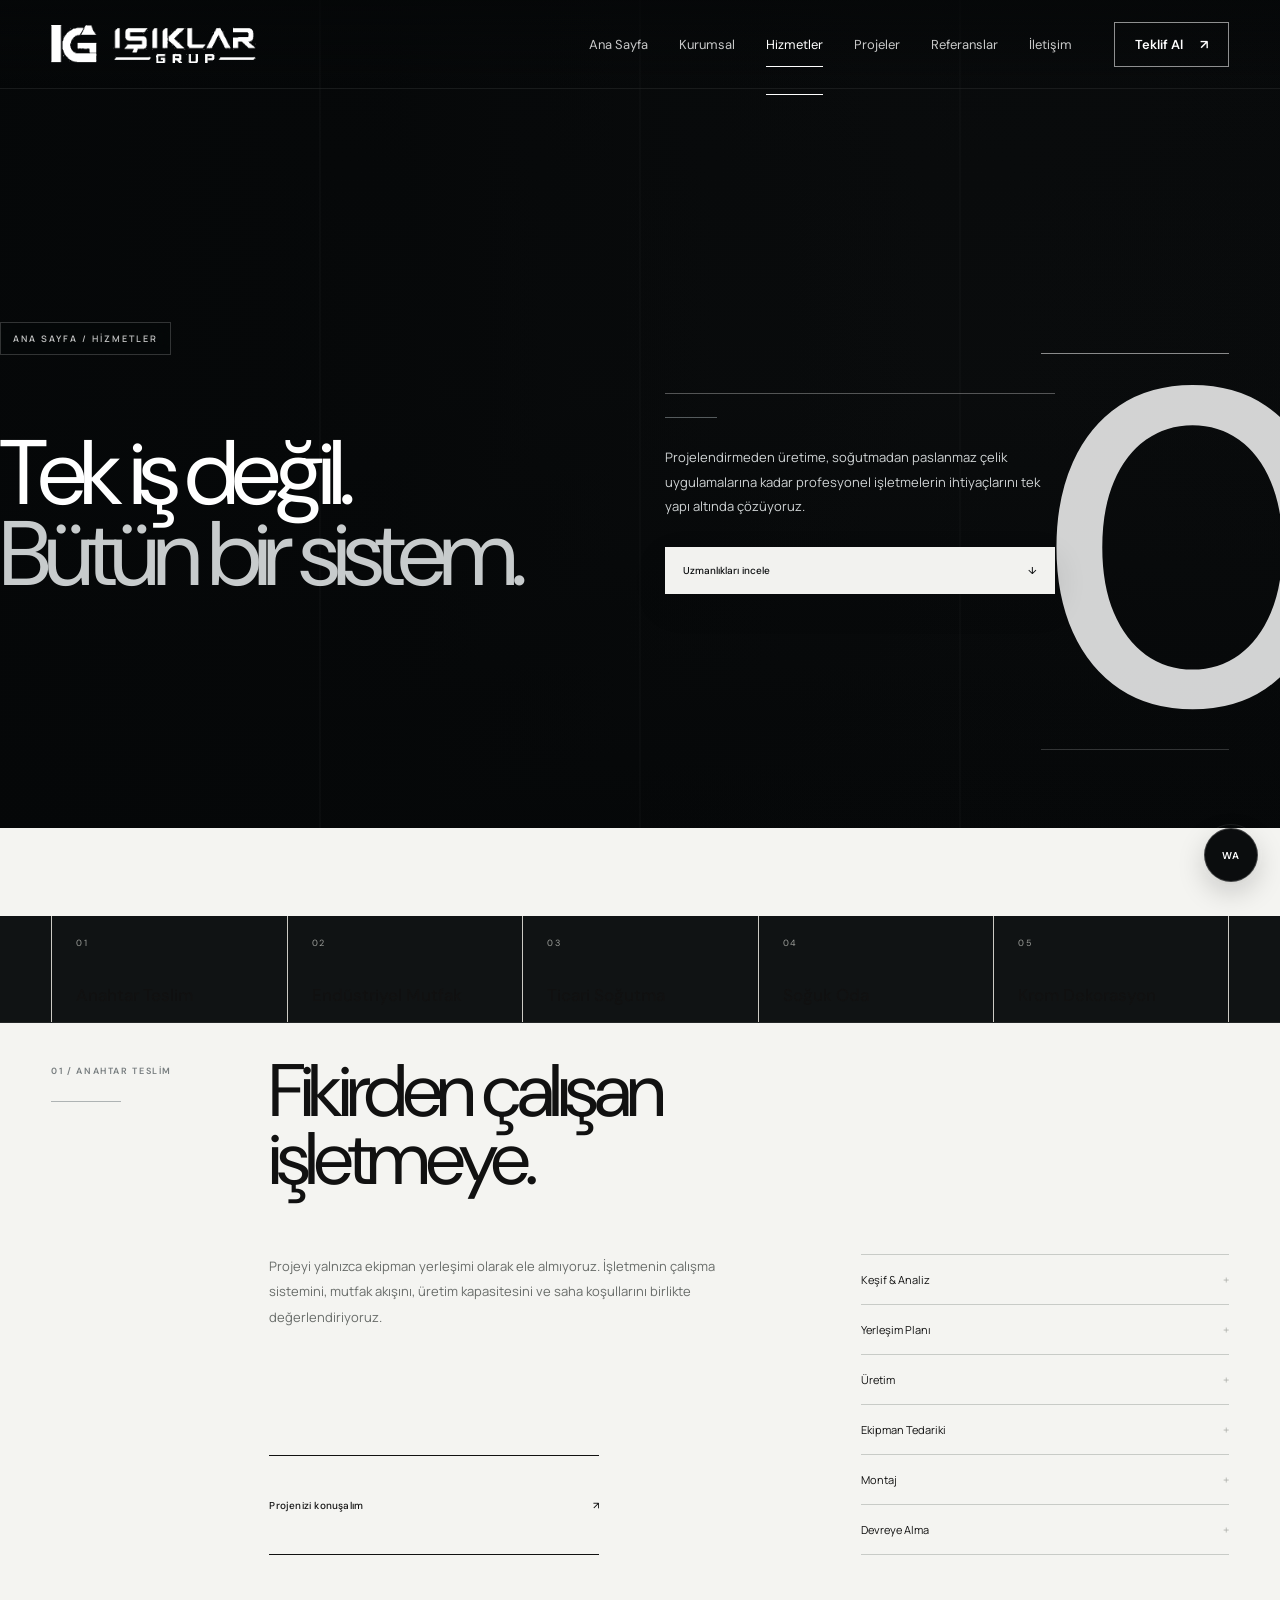
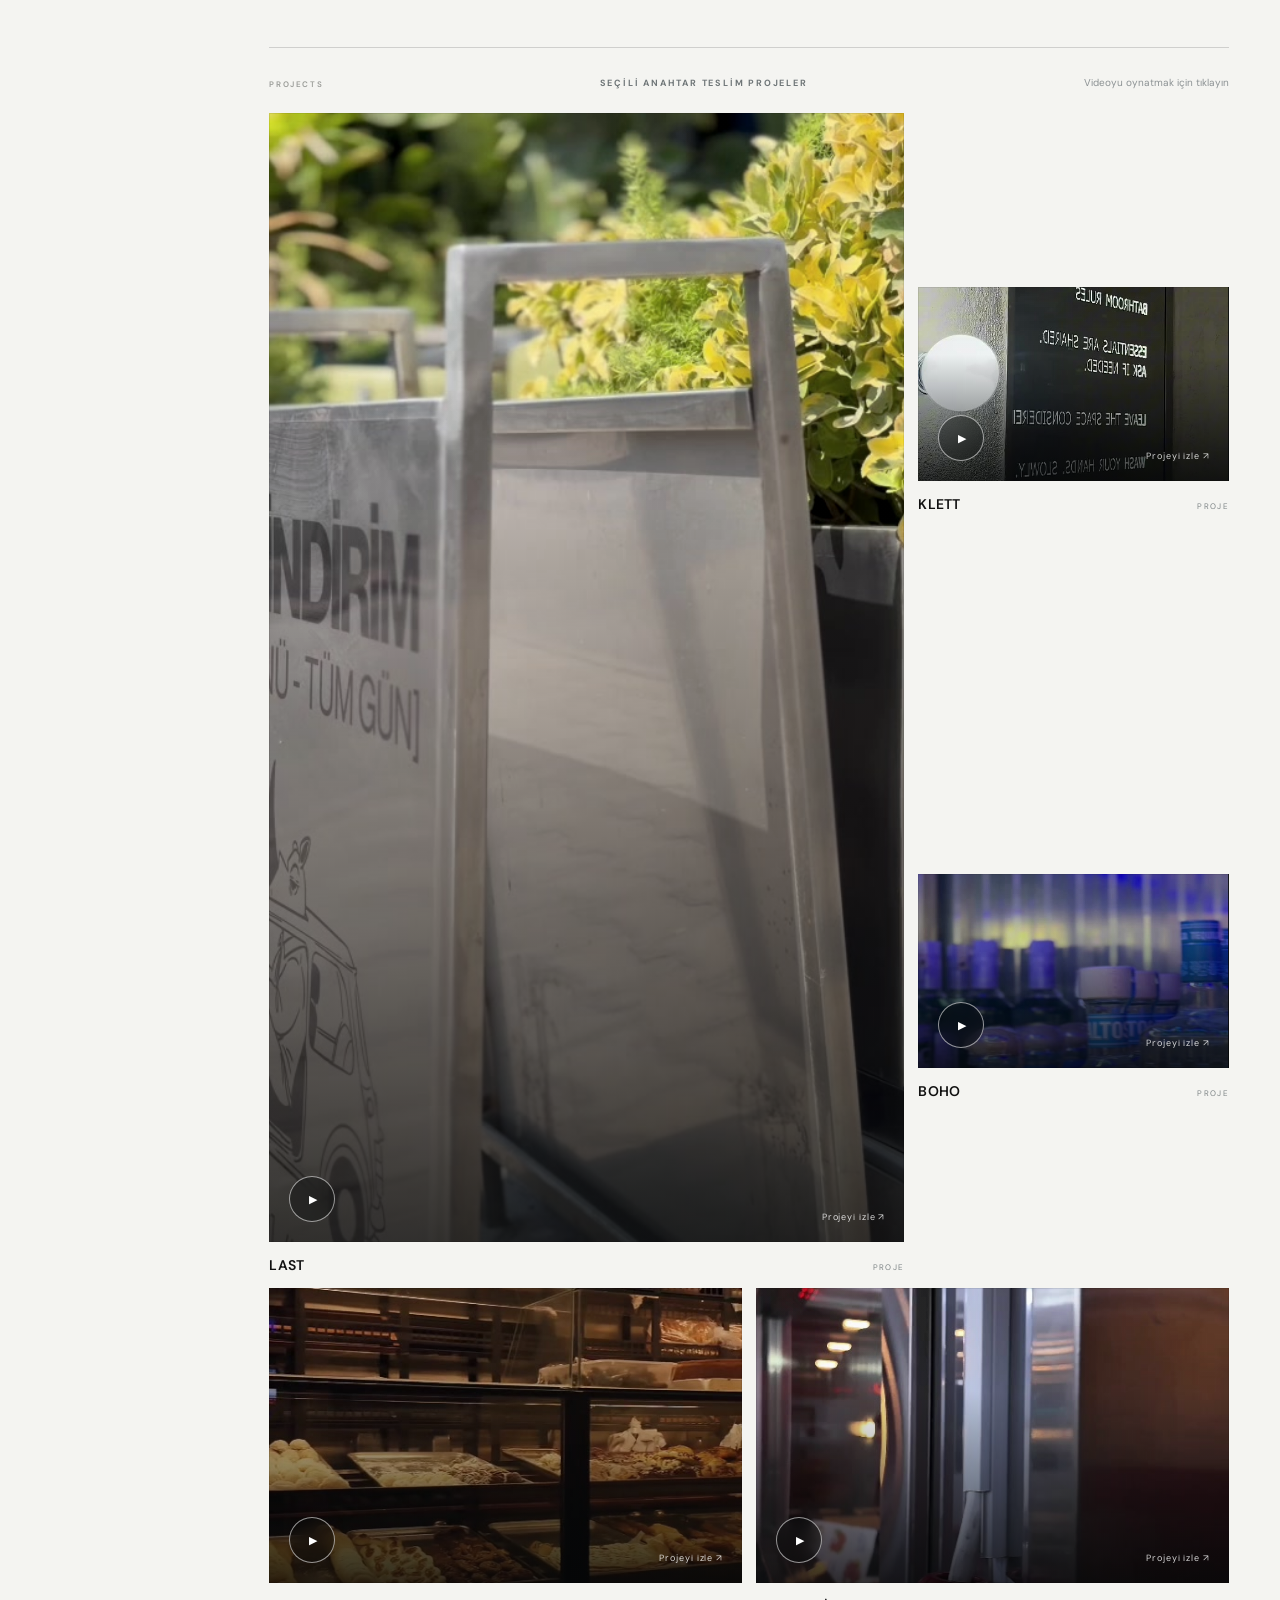
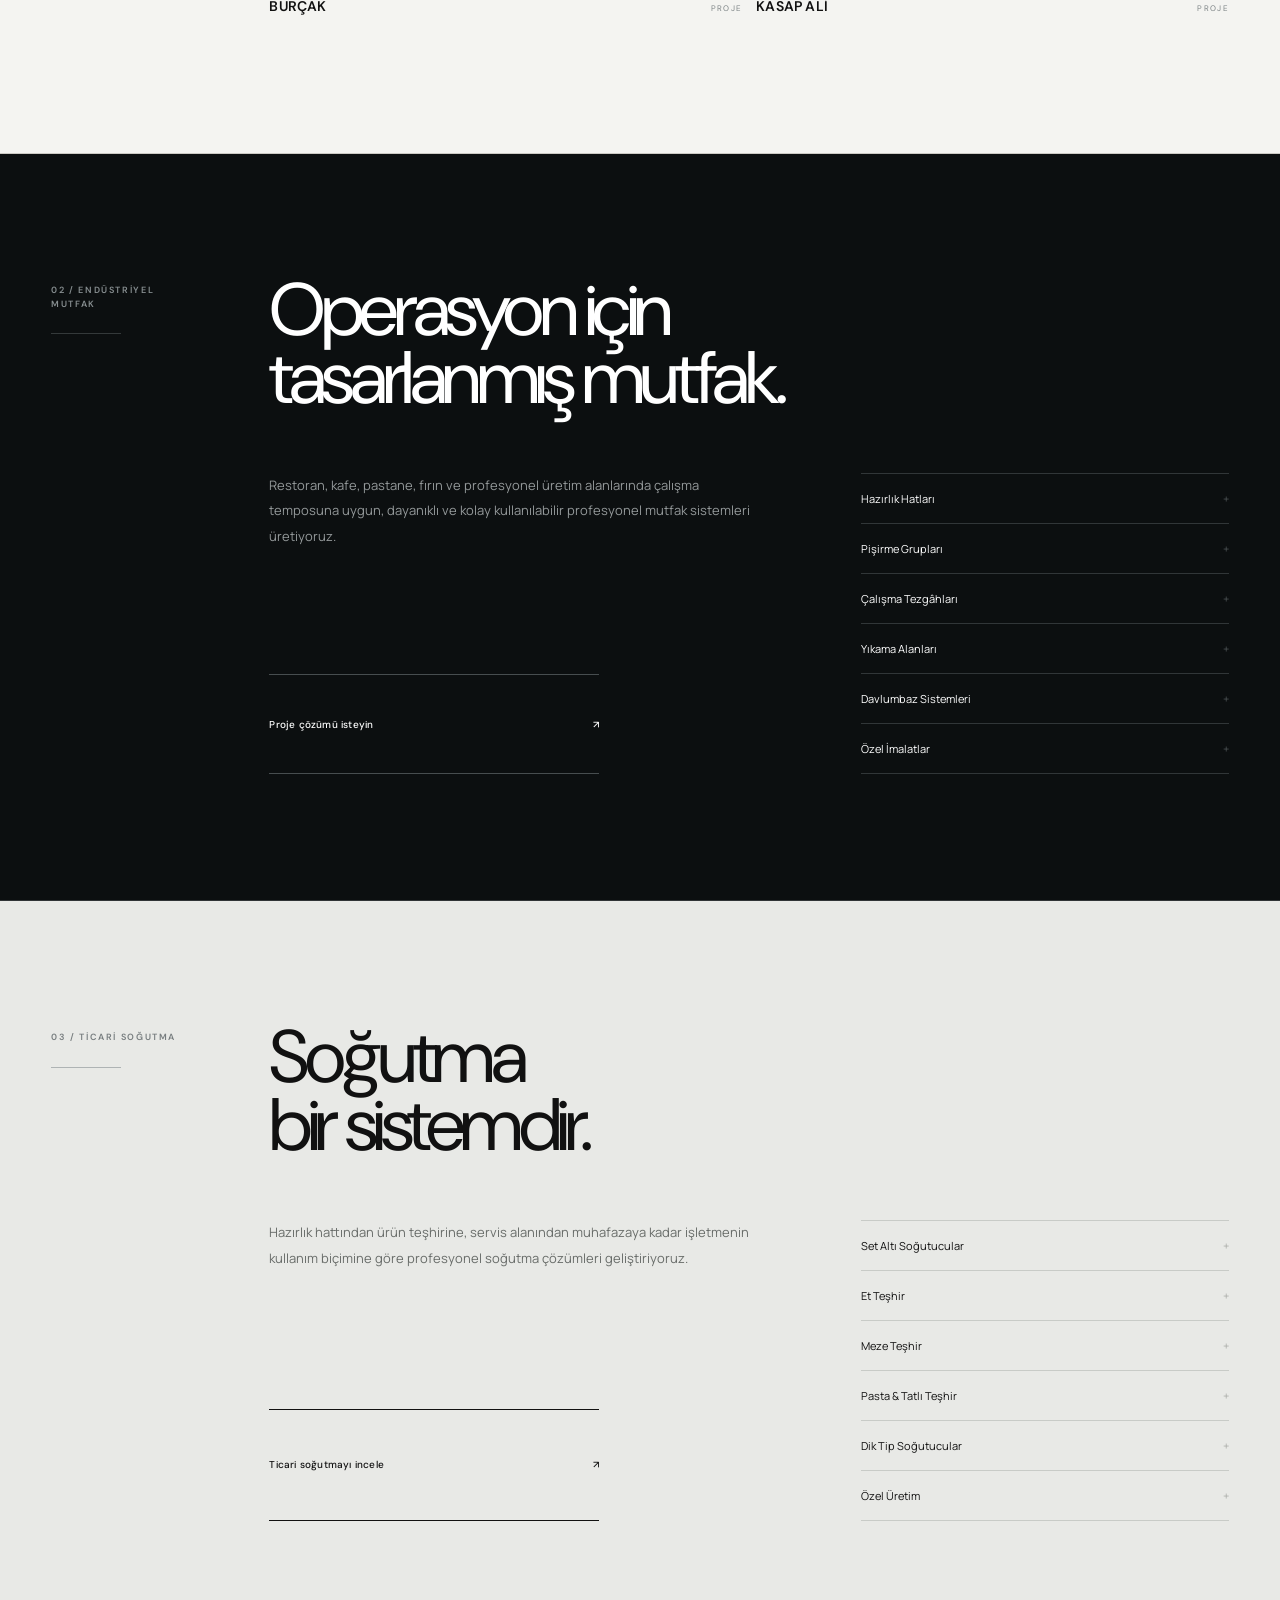
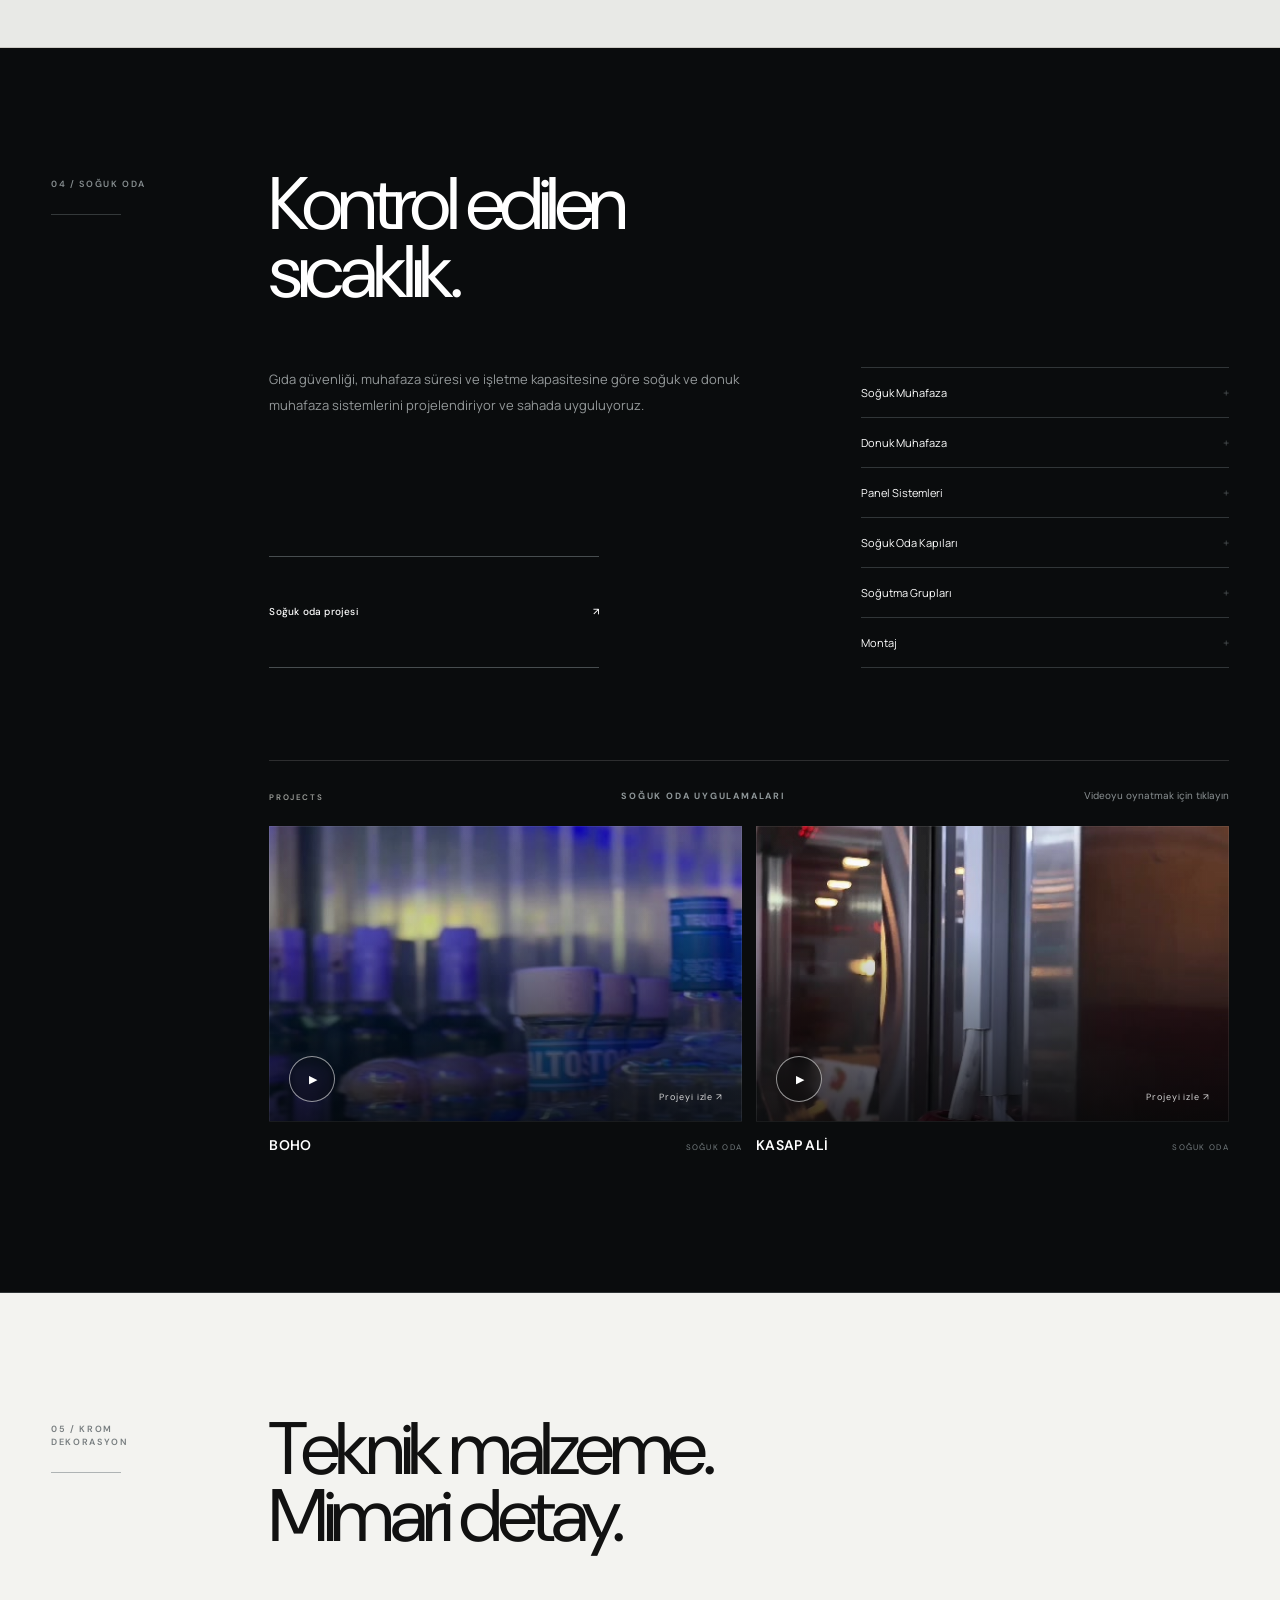
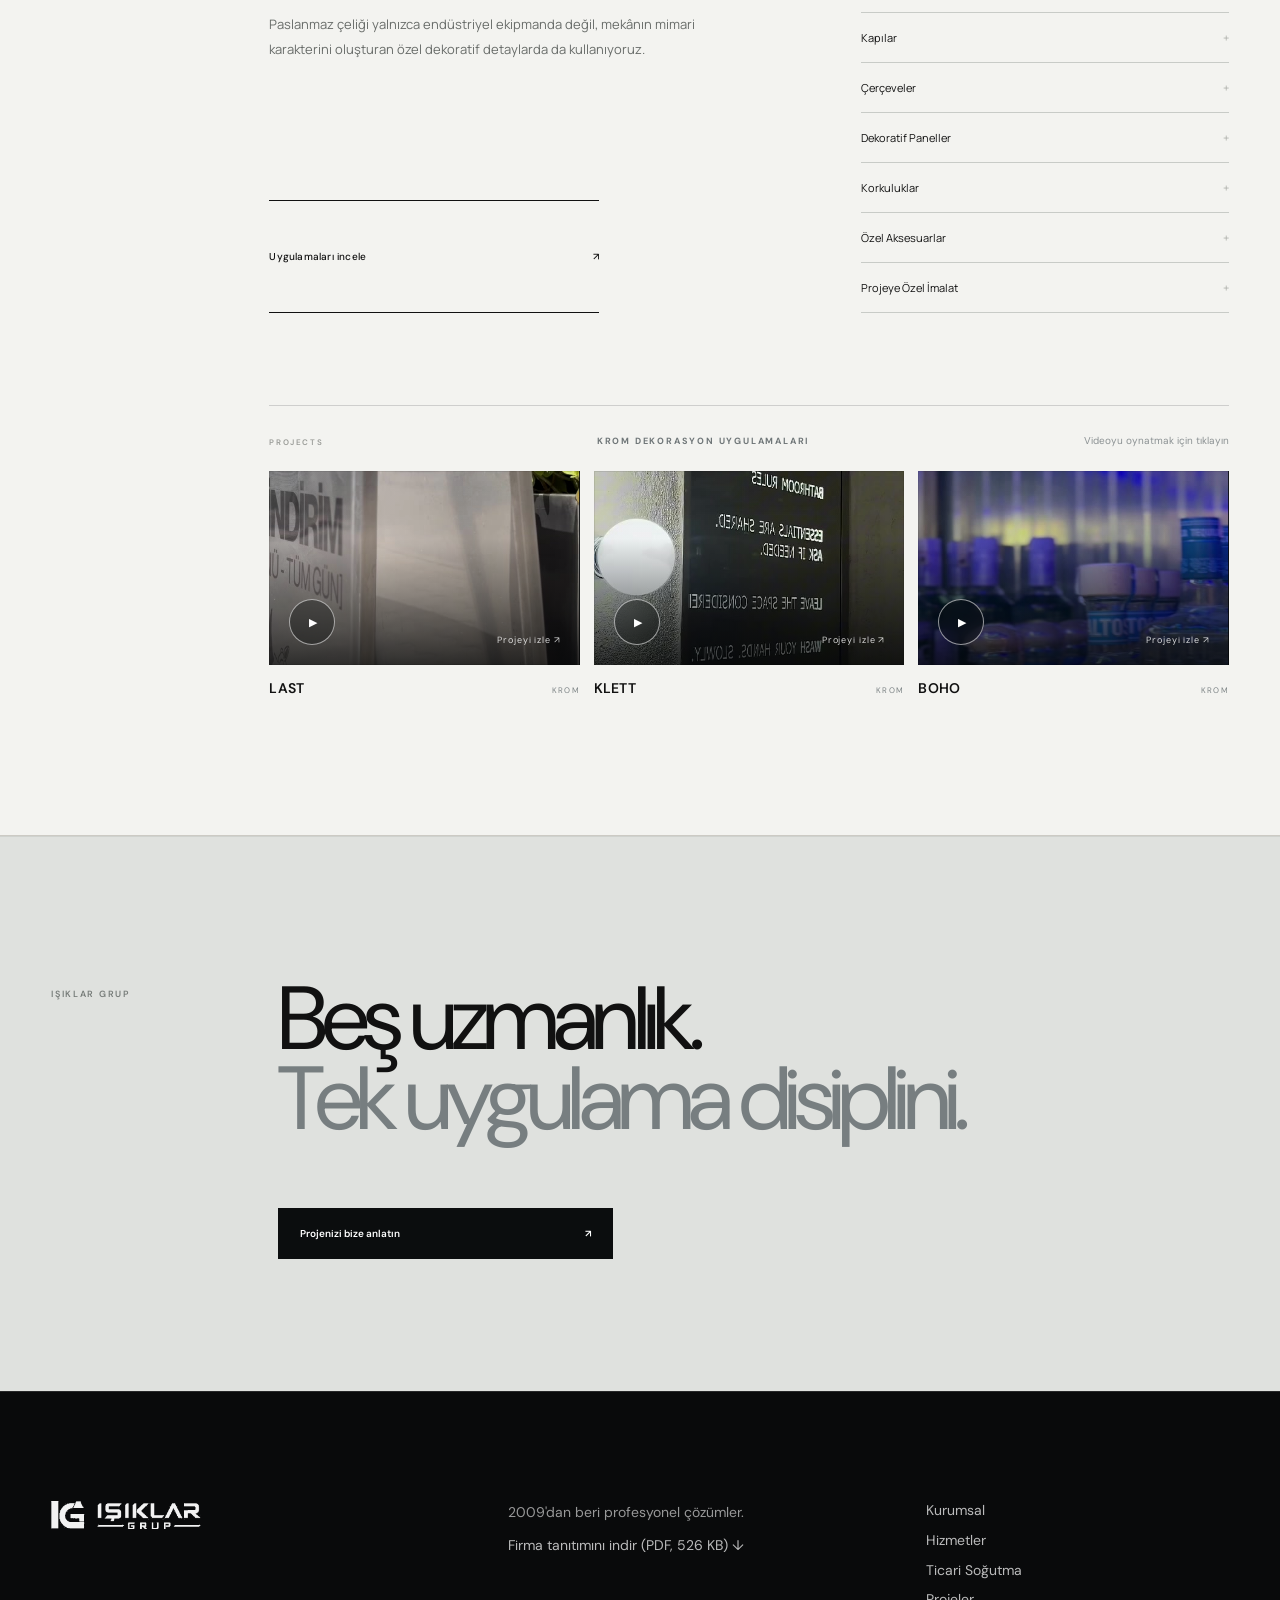
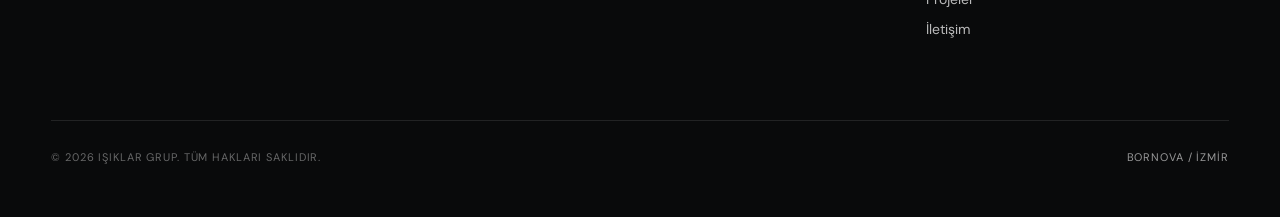
<file: hizmetler.html>
<!DOCTYPE html>
<html lang="tr">

<head>
<meta charset="UTF-8">
<meta name="viewport" content="width=device-width, initial-scale=1.0">

<meta
  name="description"
  content="Işıklar Grup hizmetleri — anahtar teslim projeler, endüstriyel mutfak, ticari soğutma, soğuk oda sistemleri ve krom dekorasyon."
>

<title>Hizmetler | Işıklar Grup</title>

<link rel="preconnect" href="https://fonts.googleapis.com">
<link rel="preconnect" href="https://fonts.gstatic.com" crossorigin>

<link
  href="https://fonts.googleapis.com/css2?family=DM+Sans:wght@400;500;600&family=Manrope:wght@400;500;600&display=swap"
  rel="stylesheet"
>

<link rel="stylesheet" href="style.css">

<link rel="canonical" href="https://isiklar-grupp.enes-isik44.workers.dev/hizmetler">
<meta name="theme-color" content="#101314">
<meta property="og:type" content="website">
<meta property="og:locale" content="tr_TR">
<meta property="og:site_name" content="Işıklar Grup">
<meta property="og:title" content="Hizmetler | Işıklar Grup">
<meta property="og:description" content="Anahtar teslim proje, endüstriyel mutfak, ticari soğutma, soğuk oda ve krom dekorasyon. İşletmenize uygun hizmet kapsamını inceleyin.">
<meta property="og:url" content="https://isiklar-grupp.enes-isik44.workers.dev/hizmetler">
<meta property="og:image" content="https://isiklar-grupp.enes-isik44.workers.dev/assets/images/social-preview.jpg">
<meta property="og:image:alt" content="Işıklar Grup · Endüstriyel mutfak ve soğutma">
<meta name="twitter:card" content="summary_large_image">
<link rel="stylesheet" href="enhancements.css">
</head>


<body class="inner-page dark-hero-page services-page">
<a class="skip-link" href="#main-content">İçeriğe geç</a>


<header class="site-header" id="header">

  <div class="header-inner">

    <a class="brand" href="index.html">
      <img src="assets/images/logo.png" alt="Işıklar Grup" width="516" height="94">
    </a>

    <nav class="desktop-nav" aria-label="Ana menü">

      <div class="nav-item">
        <a href="index.html">Ana Sayfa</a>
      </div>

      <div class="nav-item">
        <a href="kurumsal.html">Kurumsal</a>

        <div class="dropdown">
          <a href="kurumsal.html#hakkimizda">Hakkımızda</a>
          <a href="kurumsal.html#degerler">Değerlerimiz</a>
          <a href="kurumsal.html#surec">Çalışma Sürecimiz</a>
        </div>
      </div>

      <div class="nav-item">

        <a class="active" aria-current="page" href="hizmetler.html">
          Hizmetler
        </a>

        <div class="dropdown">
          <a href="#anahtar-teslim">Anahtar Teslim Projeler</a>
          <a href="#endustriyel-mutfak">Endüstriyel Mutfak</a>
          <a href="ticari-sogutma.html">Ticari Soğutma</a>
          <a href="#soguk-oda">Soğuk Oda Sistemleri</a>
          <a href="#krom-dekorasyon">Krom Dekorasyon</a>
        </div>

      </div>

      <div class="nav-item">
        <a href="projeler.html">Projeler</a>
      </div>

      <div class="nav-item">
        <a href="referanslar.html">Referanslar</a>
      </div>

      <div class="nav-item">
        <a href="iletisim.html">İletişim</a>
      </div>

    </nav>

    <div class="header-actions">

      <a class="quote-btn" href="iletisim.html">
        Teklif Al <span>↗</span>
      </a>

      <button
        class="menu-btn"
        id="menuBtn" aria-controls="mobileMenu" aria-expanded="false"
        aria-label="Menüyü aç"
      >
        <span></span>
        <span></span>
      </button>

    </div>

  </div>


  <div class="mobile-menu" id="mobileMenu">

    <a href="index.html">Ana Sayfa</a>
    <a href="kurumsal.html">Kurumsal</a>
    <a href="hizmetler.html">Hizmetler</a>
    <a href="ticari-sogutma.html">Ticari Soğutma</a>
    <a href="projeler.html">Projeler</a>
    <a href="referanslar.html">Referanslar</a>
    <a href="iletisim.html">İletişim</a>

  </div>

</header>



<main id="main-content" tabindex="-1">


<!-- HERO -->

<section class="services-hero">

  <div class="wrap services-hero-inner">

    <div class="services-breadcrumb reveal">
      ANA SAYFA / HİZMETLER
    </div>

    <div class="services-hero-layout">

      <h1 class="reveal">

        Tek iş değil.

        <br>

        <span>
          Bütün bir sistem.
        </span>

      </h1>

      <div class="services-hero-copy reveal delay-1">

        <p>
          Projelendirmeden üretime,
          soğutmadan paslanmaz çelik uygulamalarına
          kadar profesyonel işletmelerin ihtiyaçlarını
          tek yapı altında çözüyoruz.
        </p>

        <a href="#services">
          Uzmanlıkları incele
          <span>↓</span>
        </a>

      </div>

    </div>

  </div>

</section>



<!-- SERVICE INDEX -->

<section class="services-index" id="services">

  <div class="wrap services-index-inner">

    <a href="#anahtar-teslim">
      <small>01</small>
      <strong>Anahtar Teslim</strong>
    </a>

    <a href="#endustriyel-mutfak">
      <small>02</small>
      <strong>Endüstriyel Mutfak</strong>
    </a>

    <a href="ticari-sogutma.html">
      <small>03</small>
      <strong>Ticari Soğutma</strong>
    </a>

    <a href="#soguk-oda">
      <small>04</small>
      <strong>Soğuk Oda</strong>
    </a>

    <a href="#krom-dekorasyon">
      <small>05</small>
      <strong>Krom Dekorasyon</strong>
    </a>

  </div>

</section>



<!-- =====================================================
     01 ANAHTAR TESLİM
===================================================== -->

<section class="service-block" id="anahtar-teslim">

  <div class="service-block-inner">

    <div class="service-content reveal" data-mark="01">

      <div class="service-number">
        01 / ANAHTAR TESLİM
      </div>

      <h2>
        Fikirden çalışan
        <br>
        işletmeye.
      </h2>

      <p>
        Projeyi yalnızca ekipman yerleşimi olarak
        ele almıyoruz. İşletmenin çalışma sistemini,
        mutfak akışını, üretim kapasitesini ve
        saha koşullarını birlikte değerlendiriyoruz.
      </p>

      <div class="service-specs">

        <div>Keşif & Analiz</div>
        <div>Yerleşim Planı</div>
        <div>Üretim</div>
        <div>Ekipman Tedariki</div>
        <div>Montaj</div>
        <div>Devreye Alma</div>

      </div>

      <a class="service-link" href="iletisim.html">
        Projenizi konuşalım
        <span>↗</span>
      </a>


      <div class="service-media">

        <div class="service-media-head">
          <small>SEÇİLİ ANAHTAR TESLİM PROJELER</small>
          <span>Videoyu oynatmak için tıklayın</span>
        </div>

        <div class="service-video-strip">


          <button class="service-video-card" type="button" data-service-video="assets/videos/last.mp4" data-service-name="LAST">
  <div class="service-video-frame">
    <img src="assets/posters/last.jpg" alt="LAST" width="512" height="910" loading="lazy" decoding="async">
    <div class="service-video-shade"></div>
    <span class="service-video-play" aria-hidden="true">▶</span>
    <span class="service-video-open">Projeyi izle ↗</span>
  </div>
  <div class="service-video-meta">
    <strong>LAST</strong>
    <span>PROJE</span>
  </div>
</button>


          <button class="service-video-card" type="button" data-service-video="assets/videos/klett.mp4" data-service-name="KLETT">
  <div class="service-video-frame">
    <img src="assets/posters/klett.jpg" alt="KLETT" width="512" height="910" loading="lazy" decoding="async">
    <div class="service-video-shade"></div>
    <span class="service-video-play" aria-hidden="true">▶</span>
    <span class="service-video-open">Projeyi izle ↗</span>
  </div>
  <div class="service-video-meta">
    <strong>KLETT</strong>
    <span>PROJE</span>
  </div>
</button>


          <button class="service-video-card" type="button" data-service-video="assets/videos/boho.mp4" data-service-name="BOHO">
  <div class="service-video-frame">
    <img src="assets/posters/boho.jpg" alt="BOHO" width="512" height="910" loading="lazy" decoding="async">
    <div class="service-video-shade"></div>
    <span class="service-video-play" aria-hidden="true">▶</span>
    <span class="service-video-open">Projeyi izle ↗</span>
  </div>
  <div class="service-video-meta">
    <strong>BOHO</strong>
    <span>PROJE</span>
  </div>
</button>


          <button class="service-video-card" type="button" data-service-video="assets/videos/burcak.mp4" data-service-name="BURÇAK">
  <div class="service-video-frame">
    <img src="assets/posters/burcak.jpg" alt="BURÇAK" width="512" height="910" loading="lazy" decoding="async">
    <div class="service-video-shade"></div>
    <span class="service-video-play" aria-hidden="true">▶</span>
    <span class="service-video-open">Projeyi izle ↗</span>
  </div>
  <div class="service-video-meta">
    <strong>BURÇAK</strong>
    <span>PROJE</span>
  </div>
</button>


          <button class="service-video-card" type="button" data-service-video="assets/videos/kasap-ali.mp4" data-service-name="KASAP ALİ">
  <div class="service-video-frame">
    <img src="assets/posters/kasap-ali.jpg" alt="KASAP ALİ" width="512" height="910" loading="lazy" decoding="async">
    <div class="service-video-shade"></div>
    <span class="service-video-play" aria-hidden="true">▶</span>
    <span class="service-video-open">Projeyi izle ↗</span>
  </div>
  <div class="service-video-meta">
    <strong>KASAP ALİ</strong>
    <span>PROJE</span>
  </div>
</button>


        </div>

      </div>

    </div>

  </div>

</section>



<!-- =====================================================
     02 ENDÜSTRİYEL MUTFAK
===================================================== -->

<section
  class="service-block dark"
  id="endustriyel-mutfak"
>

  <div class="service-block-inner">

    <div class="service-content reveal" data-mark="02">

      <div class="service-number">
        02 / ENDÜSTRİYEL MUTFAK
      </div>

      <h2>
        Operasyon için
        <br>
        tasarlanmış mutfak.
      </h2>

      <p>
        Restoran, kafe, pastane,
        fırın ve profesyonel üretim alanlarında
        çalışma temposuna uygun,
        dayanıklı ve kolay kullanılabilir
        profesyonel mutfak sistemleri üretiyoruz.
      </p>

      <div class="service-specs">

        <div>Hazırlık Hatları</div>
        <div>Pişirme Grupları</div>
        <div>Çalışma Tezgâhları</div>
        <div>Yıkama Alanları</div>
        <div>Davlumbaz Sistemleri</div>
        <div>Özel İmalatlar</div>

      </div>

      <a class="service-link" href="iletisim.html">
        Proje çözümü isteyin
        <span>↗</span>
      </a>

    </div>

  </div>

</section>



<!-- =====================================================
     03 TİCARİ SOĞUTMA
===================================================== -->

<section
  class="service-block"
  id="ticari-sogutma"
>

  <div class="service-block-inner">

    <div class="service-content reveal" data-mark="03">

      <div class="service-number">
        03 / TİCARİ SOĞUTMA
      </div>

      <h2>
        Soğutma
        <br>
        bir sistemdir.
      </h2>

      <p>
        Hazırlık hattından ürün teşhirine,
        servis alanından muhafazaya kadar
        işletmenin kullanım biçimine göre
        profesyonel soğutma çözümleri geliştiriyoruz.
      </p>

      <div class="service-specs">

        <div>Set Altı Soğutucular</div>
        <div>Et Teşhir</div>
        <div>Meze Teşhir</div>
        <div>Pasta & Tatlı Teşhir</div>
        <div>Dik Tip Soğutucular</div>
        <div>Özel Üretim</div>

      </div>

      <a
        class="service-link"
        href="ticari-sogutma.html"
      >
        Ticari soğutmayı incele
        <span>↗</span>
      </a>

    </div>

  </div>

</section>



<!-- =====================================================
     04 SOĞUK ODA
===================================================== -->

<section
  class="service-block dark"
  id="soguk-oda"
>

  <div class="service-block-inner">

    <div class="service-content reveal" data-mark="04">

      <div class="service-number">
        04 / SOĞUK ODA
      </div>

      <h2>
        Kontrol edilen
        <br>
        sıcaklık.
      </h2>

      <p>
        Gıda güvenliği, muhafaza süresi
        ve işletme kapasitesine göre
        soğuk ve donuk muhafaza sistemlerini
        projelendiriyor ve sahada uyguluyoruz.
      </p>

      <div class="service-specs">

        <div>Soğuk Muhafaza</div>
        <div>Donuk Muhafaza</div>
        <div>Panel Sistemleri</div>
        <div>Soğuk Oda Kapıları</div>
        <div>Soğutma Grupları</div>
        <div>Montaj</div>

      </div>

      <a class="service-link" href="iletisim.html">
        Soğuk oda projesi
        <span>↗</span>
      </a>


      <div class="service-media">

        <div class="service-media-head">
          <small>SOĞUK ODA UYGULAMALARI</small>
          <span>Videoyu oynatmak için tıklayın</span>
        </div>

        <div class="service-video-strip">


          <button class="service-video-card" type="button" data-service-video="assets/videos/boho.mp4" data-service-name="BOHO">
  <div class="service-video-frame">
    <img src="assets/posters/boho.jpg" alt="BOHO" width="512" height="910" loading="lazy" decoding="async">
    <div class="service-video-shade"></div>
    <span class="service-video-play" aria-hidden="true">▶</span>
    <span class="service-video-open">Projeyi izle ↗</span>
  </div>
  <div class="service-video-meta">
    <strong>BOHO</strong>
    <span>SOĞUK ODA</span>
  </div>
</button>


          <button class="service-video-card" type="button" data-service-video="assets/videos/kasap-ali.mp4" data-service-name="KASAP ALİ">
  <div class="service-video-frame">
    <img src="assets/posters/kasap-ali.jpg" alt="KASAP ALİ" width="512" height="910" loading="lazy" decoding="async">
    <div class="service-video-shade"></div>
    <span class="service-video-play" aria-hidden="true">▶</span>
    <span class="service-video-open">Projeyi izle ↗</span>
  </div>
  <div class="service-video-meta">
    <strong>KASAP ALİ</strong>
    <span>SOĞUK ODA</span>
  </div>
</button>


        </div>

      </div>

    </div>

  </div>

</section>



<!-- =====================================================
     05 KROM DEKORASYON
===================================================== -->

<section
  class="service-block"
  id="krom-dekorasyon"
>

  <div class="service-block-inner">

    <div class="service-content reveal" data-mark="05">

      <div class="service-number">
        05 / KROM DEKORASYON
      </div>

      <h2>
        Teknik malzeme.
        <br>
        Mimari detay.
      </h2>

      <p>
        Paslanmaz çeliği yalnızca
        endüstriyel ekipmanda değil,
        mekânın mimari karakterini oluşturan
        özel dekoratif detaylarda da kullanıyoruz.
      </p>

      <div class="service-specs">

        <div>Kapılar</div>
        <div>Çerçeveler</div>
        <div>Dekoratif Paneller</div>
        <div>Korkuluklar</div>
        <div>Özel Aksesuarlar</div>
        <div>Projeye Özel İmalat</div>

      </div>

      <a class="service-link" href="projeler.html">
        Uygulamaları incele
        <span>↗</span>
      </a>


      <div class="service-media">

        <div class="service-media-head">
          <small>KROM DEKORASYON UYGULAMALARI</small>
          <span>Videoyu oynatmak için tıklayın</span>
        </div>

        <div class="service-video-strip">


          <button class="service-video-card" type="button" data-service-video="assets/videos/last.mp4" data-service-name="LAST">
  <div class="service-video-frame">
    <img src="assets/posters/last.jpg" alt="LAST" width="512" height="910" loading="lazy" decoding="async">
    <div class="service-video-shade"></div>
    <span class="service-video-play" aria-hidden="true">▶</span>
    <span class="service-video-open">Projeyi izle ↗</span>
  </div>
  <div class="service-video-meta">
    <strong>LAST</strong>
    <span>KROM</span>
  </div>
</button>


          <button class="service-video-card" type="button" data-service-video="assets/videos/klett.mp4" data-service-name="KLETT">
  <div class="service-video-frame">
    <img src="assets/posters/klett.jpg" alt="KLETT" width="512" height="910" loading="lazy" decoding="async">
    <div class="service-video-shade"></div>
    <span class="service-video-play" aria-hidden="true">▶</span>
    <span class="service-video-open">Projeyi izle ↗</span>
  </div>
  <div class="service-video-meta">
    <strong>KLETT</strong>
    <span>KROM</span>
  </div>
</button>


          <button class="service-video-card" type="button" data-service-video="assets/videos/boho.mp4" data-service-name="BOHO">
  <div class="service-video-frame">
    <img src="assets/posters/boho.jpg" alt="BOHO" width="512" height="910" loading="lazy" decoding="async">
    <div class="service-video-shade"></div>
    <span class="service-video-play" aria-hidden="true">▶</span>
    <span class="service-video-open">Projeyi izle ↗</span>
  </div>
  <div class="service-video-meta">
    <strong>BOHO</strong>
    <span>KROM</span>
  </div>
</button>


        </div>

      </div>

    </div>

  </div>

</section>



<!-- FINAL -->

<section class="services-final">

  <div class="wrap">

    <div class="services-final-grid reveal">

      <small>
        IŞIKLAR GRUP
      </small>

      <h2>

        Beş uzmanlık.

        <br>

        <span>
          Tek uygulama disiplini.
        </span>

      </h2>

    </div>

    <div class="services-final-action reveal">

      <a href="iletisim.html">

        Projenizi bize anlatın

        <span>
          ↗
        </span>

      </a>

    </div>

  </div>

</section>


<div class="service-video-modal" id="serviceVideoModal" aria-hidden="true">
  <button class="service-video-modal-close" id="serviceVideoModalClose" type="button" aria-label="Videoyu kapat">×</button>
  <div class="service-video-modal-shell">
    <div class="service-video-modal-top">
      <span>SEÇİLİ PROJE</span>
      <strong id="serviceVideoModalTitle">Proje</strong>
    </div>
    <video id="serviceVideoModalPlayer" controls playsinline preload="metadata"></video>
  </div>
</div>

</main>



<footer>

  <div class="wrap footer-grid">

    <img
      src="assets/images/logo.png"
      alt="Işıklar Grup"
     width="516" height="94">

    <p>2009'dan beri profesyonel çözümler.<br><a class="brochure-link" href="assets/documents/firma-tanitimi.pdf" download>Firma tanıtımını indir (PDF, 526 KB) ↓</a></p>

    <div>

      <a href="kurumsal.html">
        Kurumsal
      </a>

      <a href="hizmetler.html">
        Hizmetler
      </a>

      <a href="ticari-sogutma.html">
        Ticari Soğutma
      </a>

      <a href="projeler.html">
        Projeler
      </a>

      <a href="iletisim.html">
        İletişim
      </a>

    </div>

  </div>


  <div class="wrap credits">

    © 2026 Işıklar Grup.
    Tüm hakları saklıdır.

    <span>
      Bornova / İzmir
    </span>

  </div>

</footer>



<a
  class="floating-wa"
  href="https://wa.me/905078080224"
  target="_blank"
  rel="noopener"
  aria-label="WhatsApp'tan yaz"
>
  <span>WA</span>
</a>





<script src="app.js"></script>
<script src="enhancements.js"></script>

</body>
</html>
</file>
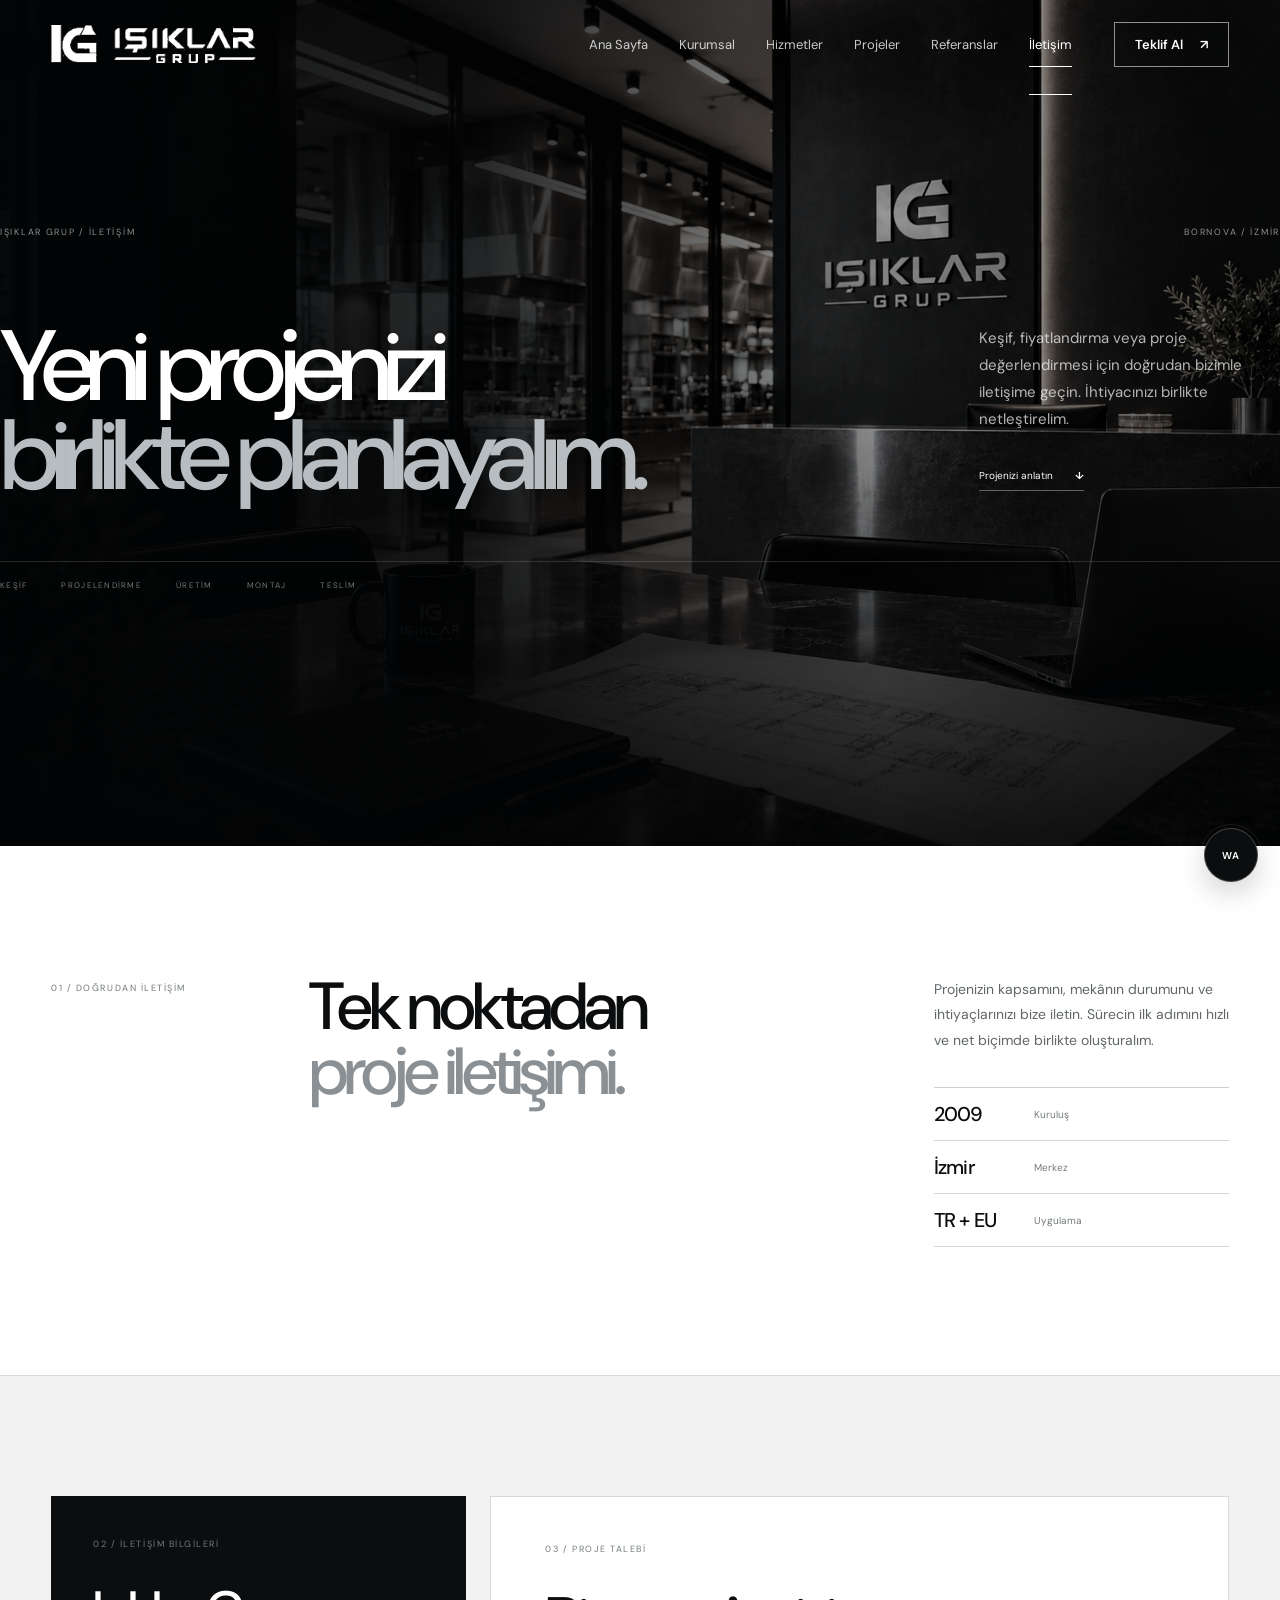
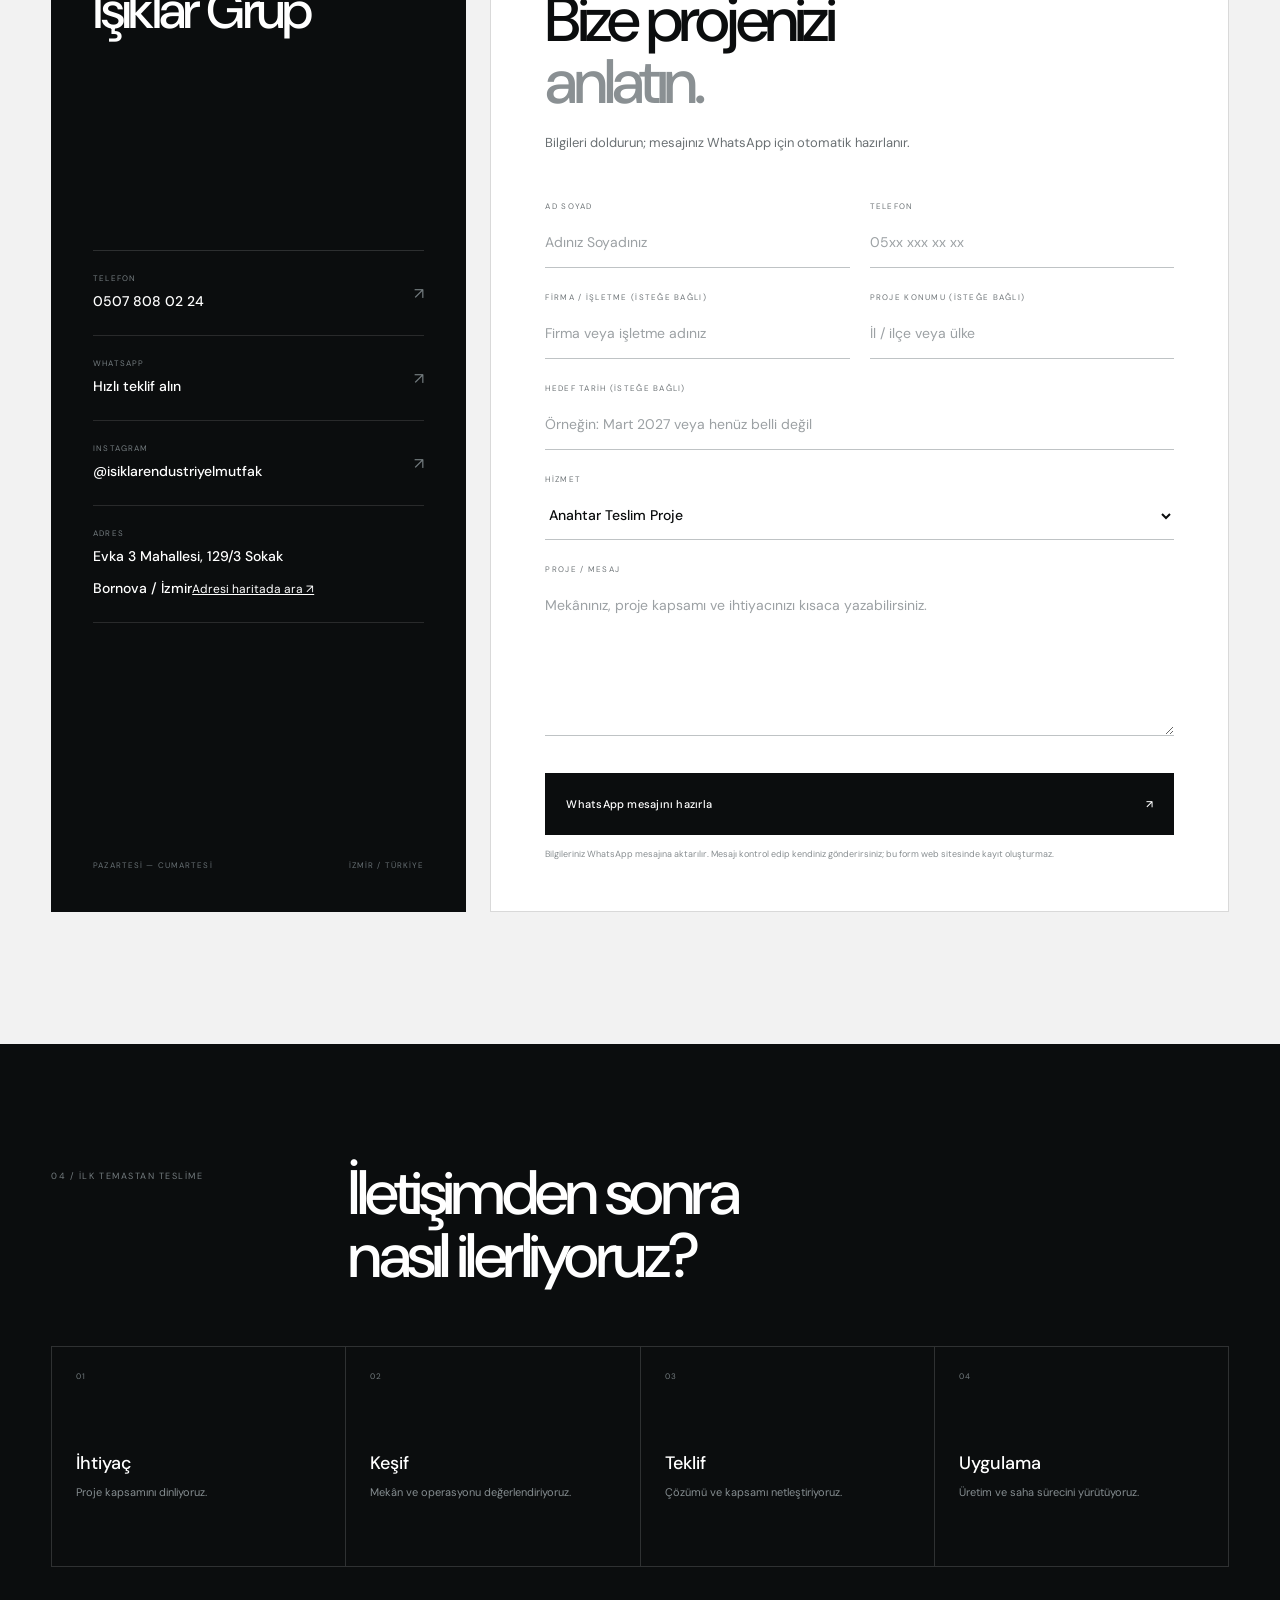
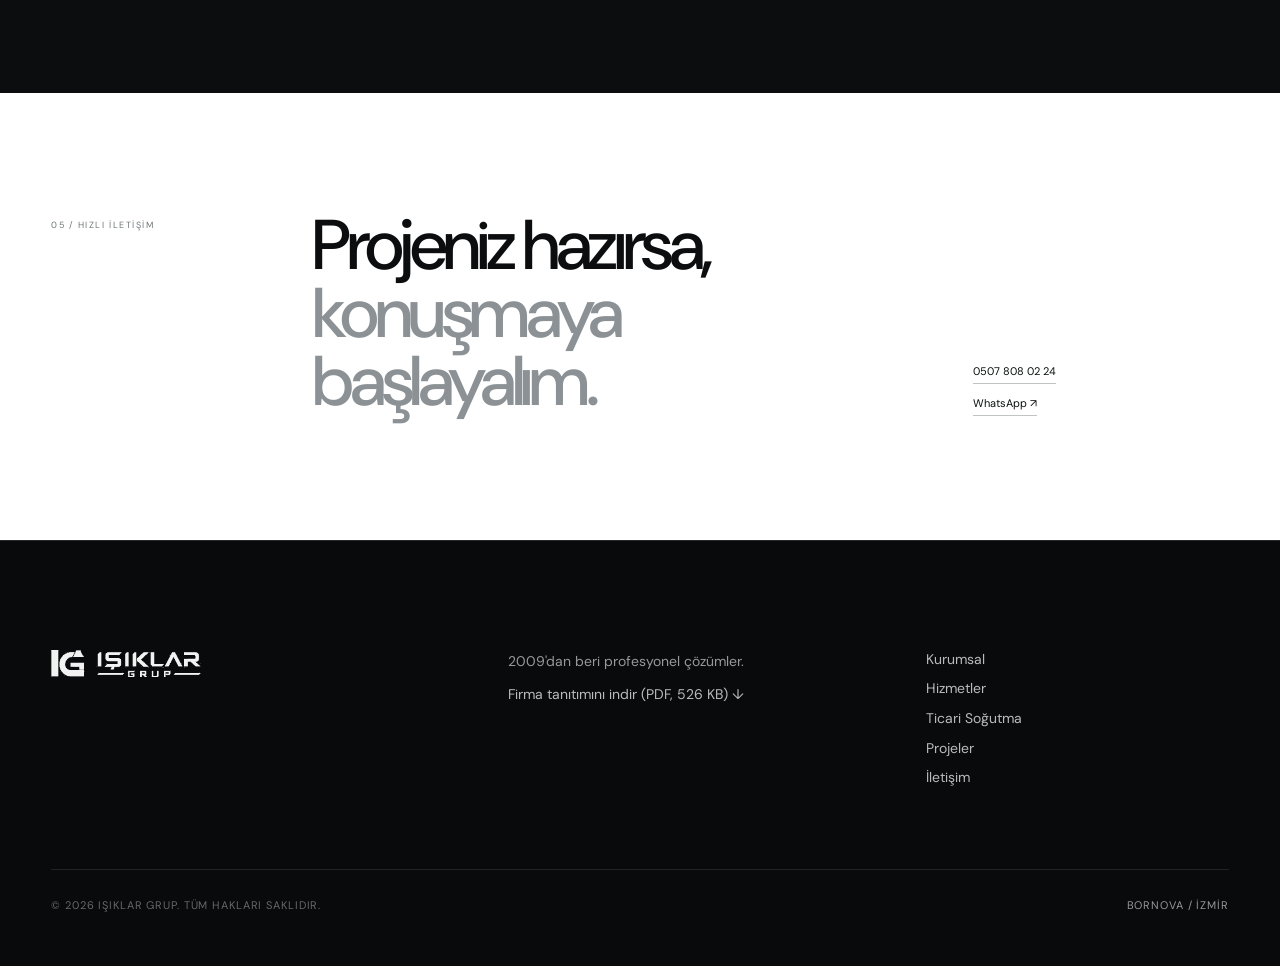
<file: iletisim.html>
<!DOCTYPE html>
<html lang="tr">
<head>
<meta charset="UTF-8">
<meta name="viewport" content="width=device-width, initial-scale=1.0">
<meta name="description" content="Projenizi Işıklar Grup ile planlayın. Bornova / İzmir. 0507 808 02 24 üzerinden arayın veya WhatsApp için proje talebinizi hazırlayın.">
<title>İletişim | Işıklar Grup</title>
<link rel="preconnect" href="https://fonts.googleapis.com">
<link rel="preconnect" href="https://fonts.gstatic.com" crossorigin>
<link href="https://fonts.googleapis.com/css2?family=DM+Sans:wght@400;500;600&family=Manrope:wght@400;500;600&display=swap" rel="stylesheet">
<link rel="stylesheet" href="style.css">

<link rel="canonical" href="https://isiklar-grupp.enes-isik44.workers.dev/iletisim">
<meta name="theme-color" content="#101314">
<meta property="og:type" content="website">
<meta property="og:locale" content="tr_TR">
<meta property="og:site_name" content="Işıklar Grup">
<meta property="og:title" content="İletişim | Işıklar Grup">
<meta property="og:description" content="Projenizi Işıklar Grup ile planlayın. Bornova / İzmir. 0507 808 02 24 üzerinden arayın veya WhatsApp için proje talebinizi hazırlayın.">
<meta property="og:url" content="https://isiklar-grupp.enes-isik44.workers.dev/iletisim">
<meta property="og:image" content="https://isiklar-grupp.enes-isik44.workers.dev/assets/images/social-preview.jpg">
<meta property="og:image:alt" content="Işıklar Grup · Endüstriyel mutfak ve soğutma">
<meta name="twitter:card" content="summary_large_image">
<link rel="stylesheet" href="enhancements.css">
</head>

<body class="inner-page dark-hero-page contact-v9-page">
<a class="skip-link" href="#main-content">İçeriğe geç</a>

<header class="site-header" id="header">
  <div class="header-inner">
    <a class="brand" href="index.html"><img src="assets/images/logo.png" alt="Işıklar Grup" width="516" height="94"></a>

    <nav class="desktop-nav" aria-label="Ana menü">
      <div class="nav-item"><a href="index.html">Ana Sayfa</a></div>

      <div class="nav-item">
        <a href="kurumsal.html">Kurumsal</a>
        <div class="dropdown">
          <a href="kurumsal.html#hakkimizda">Hakkımızda</a>
          <a href="kurumsal.html#degerler">Değerlerimiz</a>
          <a href="kurumsal.html#surec">Çalışma Sürecimiz</a>
        </div>
      </div>

      <div class="nav-item">
        <a href="hizmetler.html">Hizmetler</a>
        <div class="dropdown">
          <a href="hizmetler.html#anahtar-teslim">Anahtar Teslim Projeler</a>
          <a href="hizmetler.html#endustriyel-mutfak">Endüstriyel Mutfak</a>
          <a href="ticari-sogutma.html">Ticari Soğutma</a>
          <a href="hizmetler.html#soguk-oda">Soğuk Oda Sistemleri</a>
          <a href="hizmetler.html#krom-dekorasyon">Krom Dekorasyon</a>
        </div>
      </div>

      <div class="nav-item"><a href="projeler.html">Projeler</a></div>
      <div class="nav-item"><a href="referanslar.html">Referanslar</a></div>
      <div class="nav-item"><a class="active" aria-current="page" href="iletisim.html">İletişim</a></div>
    </nav>

    <div class="header-actions">
      <a class="quote-btn" href="iletisim.html">Teklif Al <span>↗</span></a>
      <button class="menu-btn" id="menuBtn" aria-controls="mobileMenu" aria-expanded="false" aria-label="Menüyü aç"><span></span><span></span></button>
    </div>
  </div>

  <div class="mobile-menu" id="mobileMenu">
    <a href="index.html">Ana Sayfa</a>
    <a href="kurumsal.html">Kurumsal</a>
    <a href="hizmetler.html">Hizmetler</a>
    <a href="ticari-sogutma.html">Ticari Soğutma</a>
    <a href="projeler.html">Projeler</a>
    <a href="referanslar.html">Referanslar</a>
    <a href="iletisim.html">İletişim</a>
  </div>
</header>

<main id="main-content" tabindex="-1">

<section class="contact-v9-hero">
  <div class="contact-v9-hero-media" style="background-image:url('assets/images/iletisim-hero.webp');"></div>
  <div class="contact-v9-hero-overlay"></div>

  <div class="wrap contact-v9-hero-inner">
    <div class="contact-v9-eyebrow reveal">
      <span>IŞIKLAR GRUP / İLETİŞİM</span>
      <span>BORNOVA / İZMİR</span>
    </div>

    <div class="contact-v9-hero-grid">
      <h1 class="reveal">
        Yeni projenizi<br>
        <span>birlikte planlayalım.</span>
      </h1>

      <div class="contact-v9-hero-copy reveal delay-1">
        <p>
          Keşif, fiyatlandırma veya proje değerlendirmesi için doğrudan
          bizimle iletişime geçin. İhtiyacınızı birlikte netleştirelim.
        </p>
        <a href="#contact-form">Projenizi anlatın <b>↓</b></a>
      </div>
    </div>

    <div class="contact-v9-hero-strip reveal">
      <span>KEŞİF</span>
      <span>PROJELENDİRME</span>
      <span>ÜRETİM</span>
      <span>MONTAJ</span>
      <span>TESLİM</span>
    </div>
  </div>
</section>

<section class="contact-v9-overview">
  <div class="wrap contact-v9-overview-grid reveal">
    <div class="contact-v9-index">01 / DOĞRUDAN İLETİŞİM</div>

    <div class="contact-v9-overview-title">
      <h2>Tek noktadan<br><span>proje iletişimi.</span></h2>
    </div>

    <div class="contact-v9-overview-copy">
      <p>
        Projenizin kapsamını, mekânın durumunu ve ihtiyaçlarınızı bize iletin.
        Sürecin ilk adımını hızlı ve net biçimde birlikte oluşturalım.
      </p>

      <div class="contact-v9-mini-facts">
        <div><strong>2009</strong><span>Kuruluş</span></div>
        <div><strong>İzmir</strong><span>Merkez</span></div>
        <div><strong>TR + EU</strong><span>Uygulama</span></div>
      </div>
    </div>
  </div>
</section>

<section class="contact-v9-main" id="contact-form">
  <div class="wrap contact-v9-main-grid">

    <aside class="contact-v9-card reveal">
      <div class="contact-v9-card-top">
        <span>02 / İLETİŞİM BİLGİLERİ</span>
        <h2>Işıklar Grup</h2>
      </div>

      <div class="contact-v9-contact-list">
        <a href="tel:+905078080224">
          <small>TELEFON</small>
          <strong>0507 808 02 24</strong>
          <i>↗</i>
        </a>

        <a href="https://wa.me/905078080224" target="_blank" rel="noopener">
          <small>WHATSAPP</small>
          <strong>Hızlı teklif alın</strong>
          <i>↗</i>
        </a>

        <a href="https://instagram.com/isiklarendustriyelmutfak" target="_blank" rel="noopener">
          <small>INSTAGRAM</small>
          <strong>@isiklarendustriyelmutfak</strong>
          <i>↗</i>
        </a>

        <div>
          <small>ADRES</small>
          <strong>Evka 3 Mahallesi, 129/3 Sokak<br>Bornova / İzmir</strong><a class="map-link" href="https://www.google.com/maps/search/?api=1&amp;query=Evka+3+Mahallesi+129%2F3+Sokak+Bornova+Izmir" target="_blank" rel="noopener">Adresi haritada ara ↗</a>
        </div>
      </div>

      <div class="contact-v9-card-foot">
        <span>PAZARTESİ — CUMARTESİ</span>
        <span>İZMİR / TÜRKİYE</span>
      </div>
    </aside>

    <section class="contact-v9-form-panel reveal delay-1">
      <div class="contact-v9-form-head">
        <span>03 / PROJE TALEBİ</span>
        <h2>Bize projenizi<br><em>anlatın.</em></h2>
        <p>Bilgileri doldurun; mesajınız WhatsApp için otomatik hazırlanır.</p>
      </div>

      <form class="contact-v9-form" id="quoteForm">
        <div class="contact-v9-field">
          <label for="name">AD SOYAD</label>
          <input id="name" name="name" autocomplete="name" maxlength="100" required placeholder="Adınız Soyadınız">
        </div>

        <div class="contact-v9-field">
          <label for="phone">TELEFON</label>
          <input id="phone" name="phone" type="tel" inputmode="tel" autocomplete="tel" maxlength="30" required placeholder="05xx xxx xx xx">
        </div>

        <div class="contact-v9-field"><label for="company">FİRMA / İŞLETME (İSTEĞE BAĞLI)</label><input id="company" name="company" autocomplete="organization" maxlength="120" placeholder="Firma veya işletme adınız"></div>
        <div class="contact-v9-field"><label for="location">PROJE KONUMU (İSTEĞE BAĞLI)</label><input id="location" name="location" maxlength="120" placeholder="İl / ilçe veya ülke"></div>
        <div class="contact-v9-field full"><label for="timeline">HEDEF TARİH (İSTEĞE BAĞLI)</label><input id="timeline" name="timeline" maxlength="100" placeholder="Örneğin: Mart 2027 veya henüz belli değil"></div>
        <div class="contact-v9-field full">
          <label for="service">HİZMET</label>
          <select id="service" name="service">
            <option>Anahtar Teslim Proje</option>
            <option>Endüstriyel Mutfak</option>
            <option>Ticari Soğutma</option>
            <option>Soğuk Oda</option>
            <option>Krom Dekorasyon</option>
            <option>Diğer</option>
          </select>
        </div>

        <div class="contact-v9-field full">
          <label for="message">PROJE / MESAJ</label>
          <textarea id="message" name="message" rows="6" maxlength="2000" placeholder="Mekânınız, proje kapsamı ve ihtiyacınızı kısaca yazabilirsiniz."></textarea>
        </div>

        <div class="contact-v9-submit full">
          <button type="submit">WhatsApp mesajını hazırla <span>↗</span></button>
          <p>Bilgileriniz WhatsApp mesajına aktarılır. Mesajı kontrol edip kendiniz gönderirsiniz; bu form web sitesinde kayıt oluşturmaz.</p>
        </div>
      <p id="quote-status" class="quote-status" role="status" aria-live="polite"></p>
      </form>
    </section>

  </div>
</section>

<section class="contact-v9-process">
  <div class="wrap">
    <div class="contact-v9-process-head reveal">
      <span>04 / İLK TEMASTAN TESLİME</span>
      <h2>İletişimden sonra<br>nasıl ilerliyoruz?</h2>
    </div>

    <div class="contact-v9-process-grid reveal">
      <div><small>01</small><strong>İhtiyaç</strong><p>Proje kapsamını dinliyoruz.</p></div>
      <div><small>02</small><strong>Keşif</strong><p>Mekân ve operasyonu değerlendiriyoruz.</p></div>
      <div><small>03</small><strong>Teklif</strong><p>Çözümü ve kapsamı netleştiriyoruz.</p></div>
      <div><small>04</small><strong>Uygulama</strong><p>Üretim ve saha sürecini yürütüyoruz.</p></div>
    </div>
  </div>
</section>

<section class="contact-v9-cta">
  <div class="wrap contact-v9-cta-grid reveal">
    <span>05 / HIZLI İLETİŞİM</span>
    <h2>Projeniz hazırsa,<br><em>konuşmaya başlayalım.</em></h2>
    <div>
      <a href="tel:+905078080224">0507 808 02 24</a>
      <a href="https://wa.me/905078080224" target="_blank" rel="noopener">WhatsApp ↗</a>
    </div>
  </div>
</section>

</main>

<footer>
  <div class="wrap footer-grid">
    <img src="assets/images/logo.png" alt="Işıklar Grup" width="516" height="94">
    <p>2009'dan beri profesyonel çözümler.<br><a class="brochure-link" href="assets/documents/firma-tanitimi.pdf" download>Firma tanıtımını indir (PDF, 526 KB) ↓</a></p>
    <div>
      <a href="kurumsal.html">Kurumsal</a>
      <a href="hizmetler.html">Hizmetler</a>
      <a href="ticari-sogutma.html">Ticari Soğutma</a>
      <a href="projeler.html">Projeler</a>
      <a href="iletisim.html">İletişim</a>
    </div>
  </div>
  <div class="wrap credits">© 2026 Işıklar Grup. Tüm hakları saklıdır.<span>Bornova / İzmir</span></div>
</footer>

<a class="floating-wa" href="https://wa.me/905078080224" target="_blank" rel="noopener" aria-label="WhatsApp'tan yaz"><span>WA</span></a>

<script src="app.js"></script>
<script src="enhancements.js"></script>



</body>
</html>
</file>
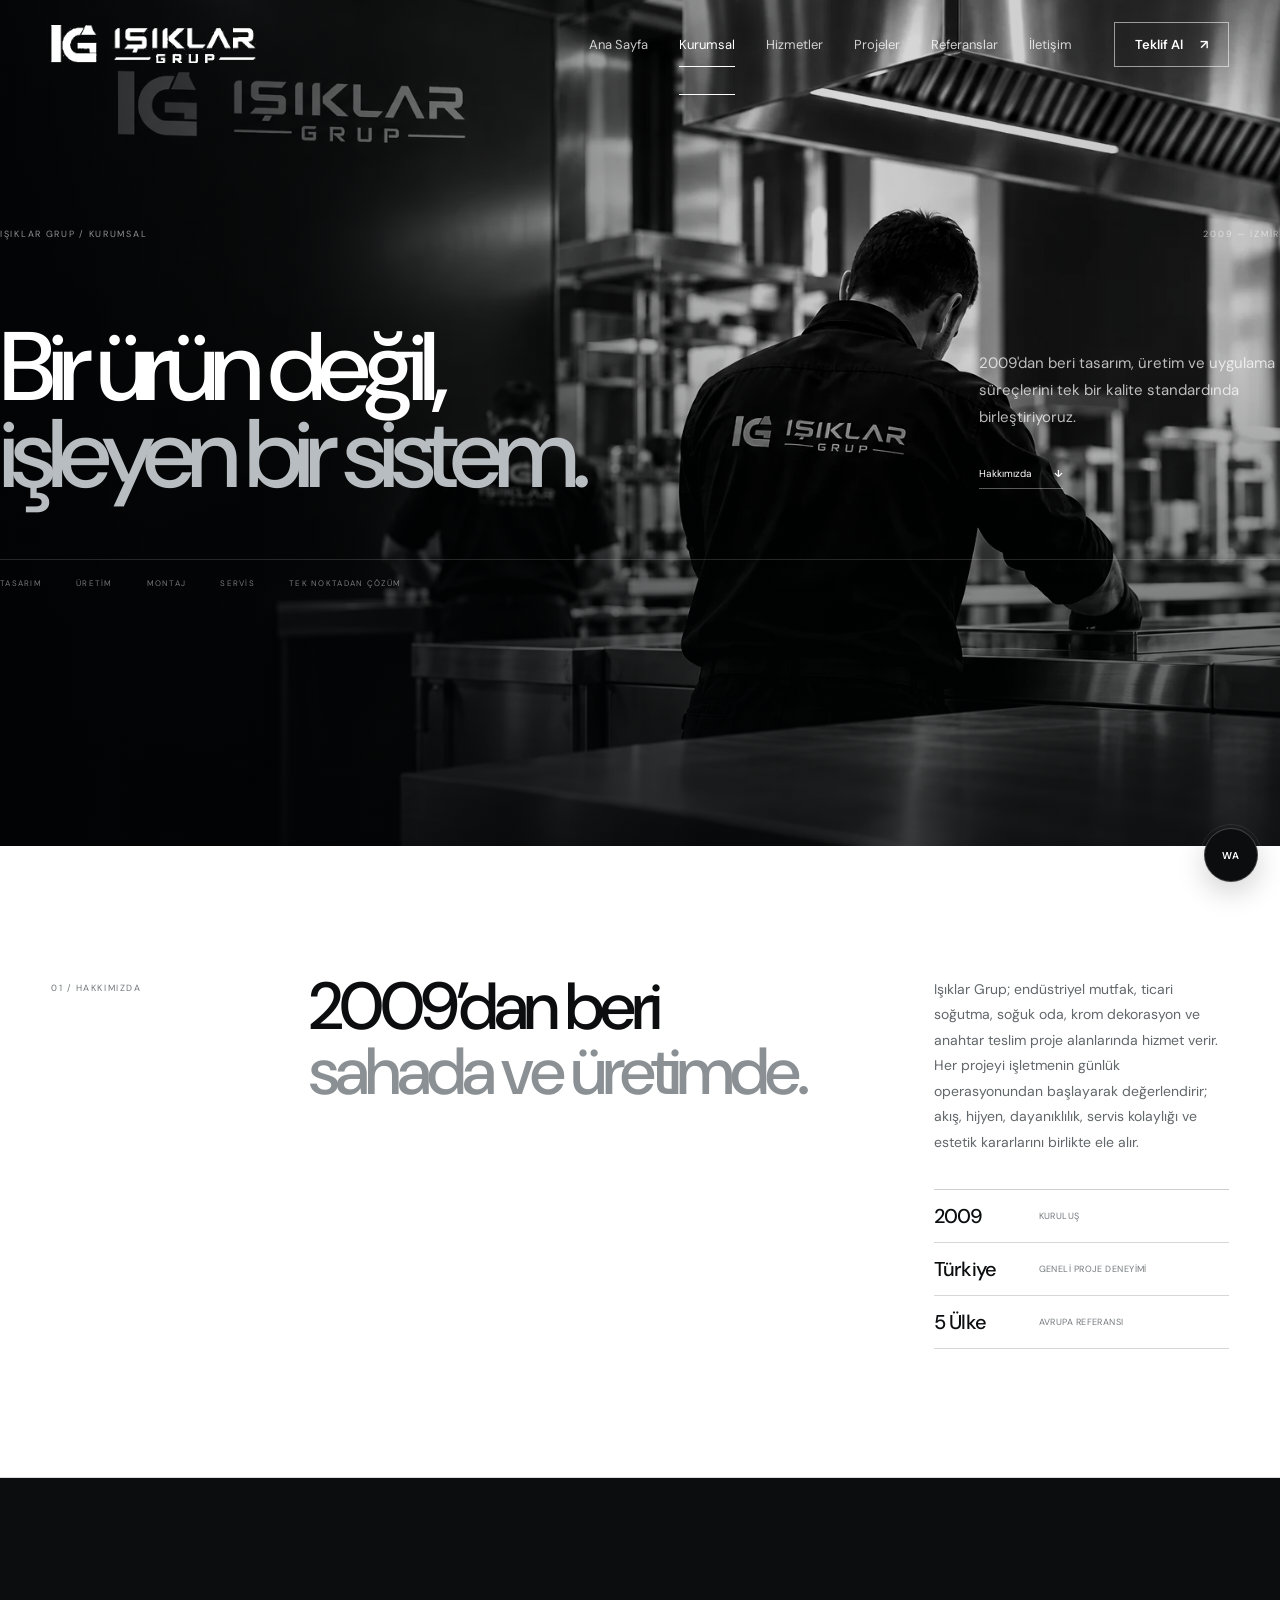
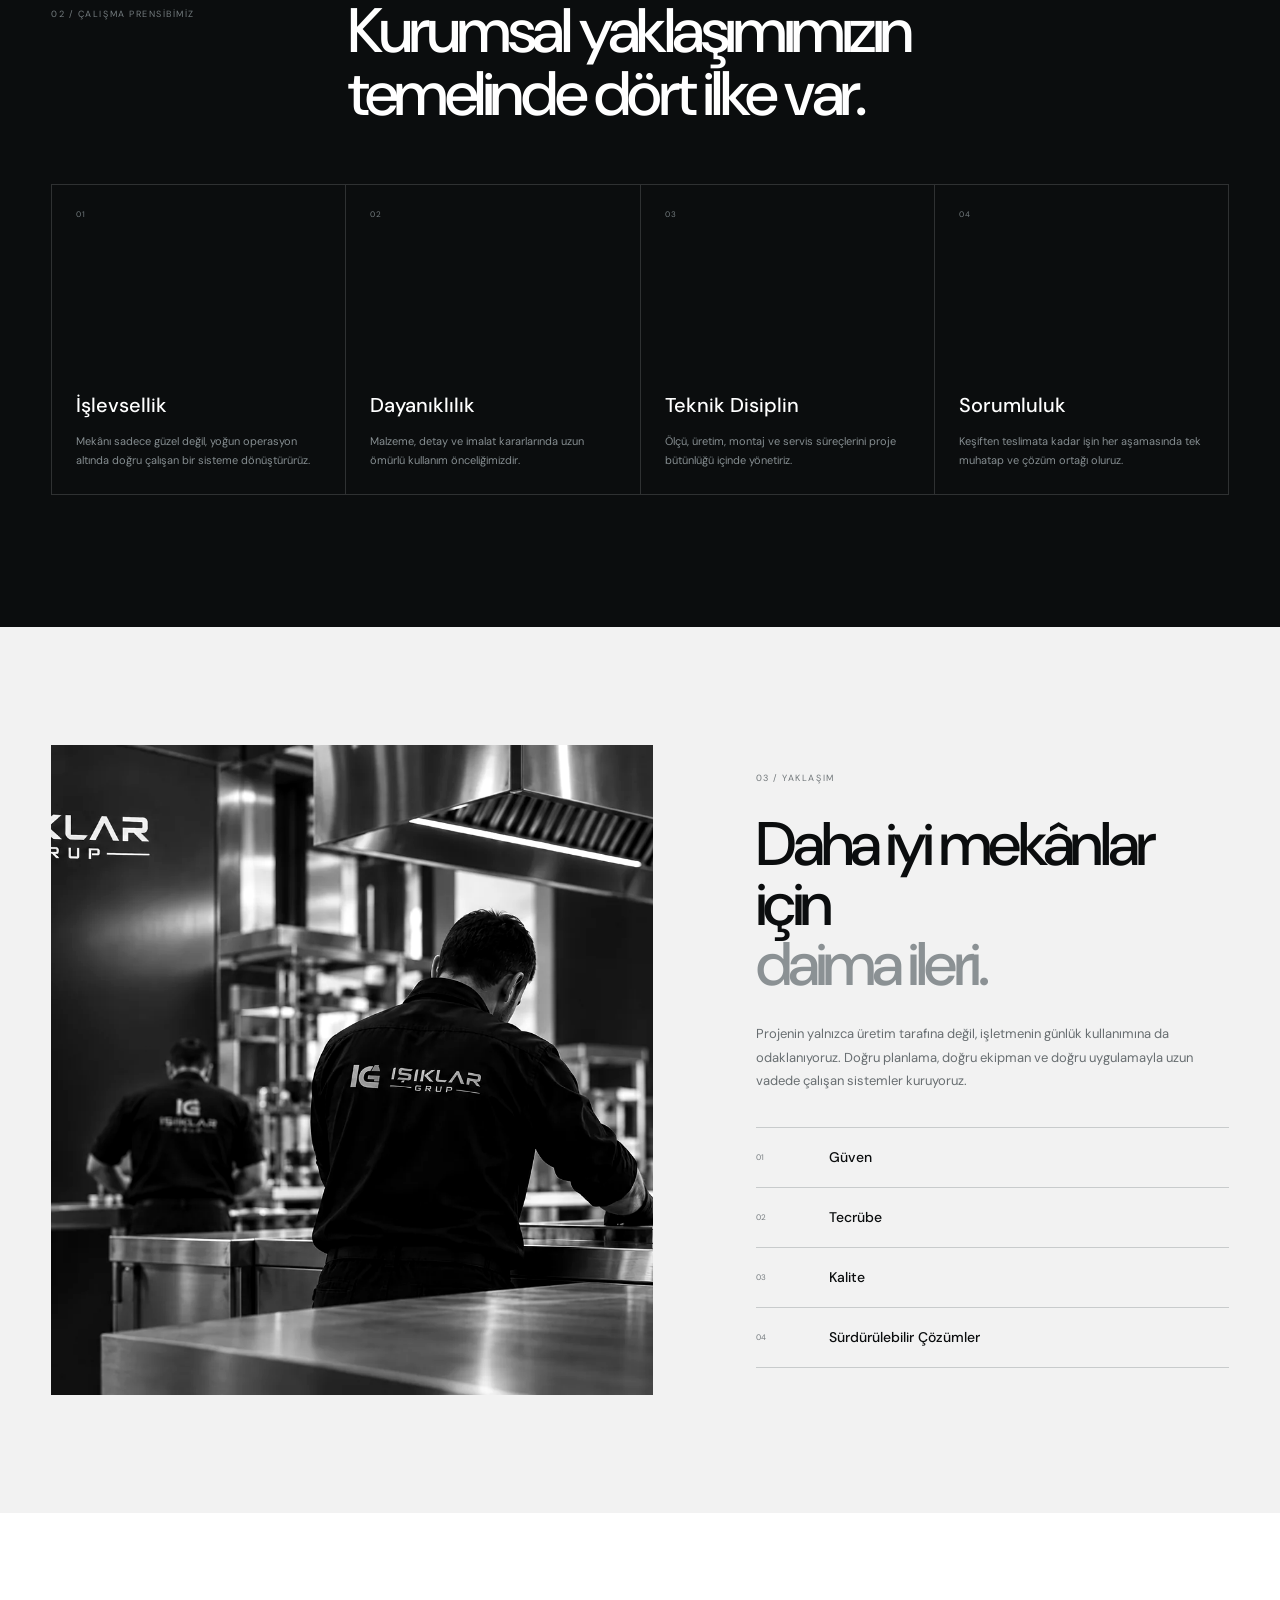
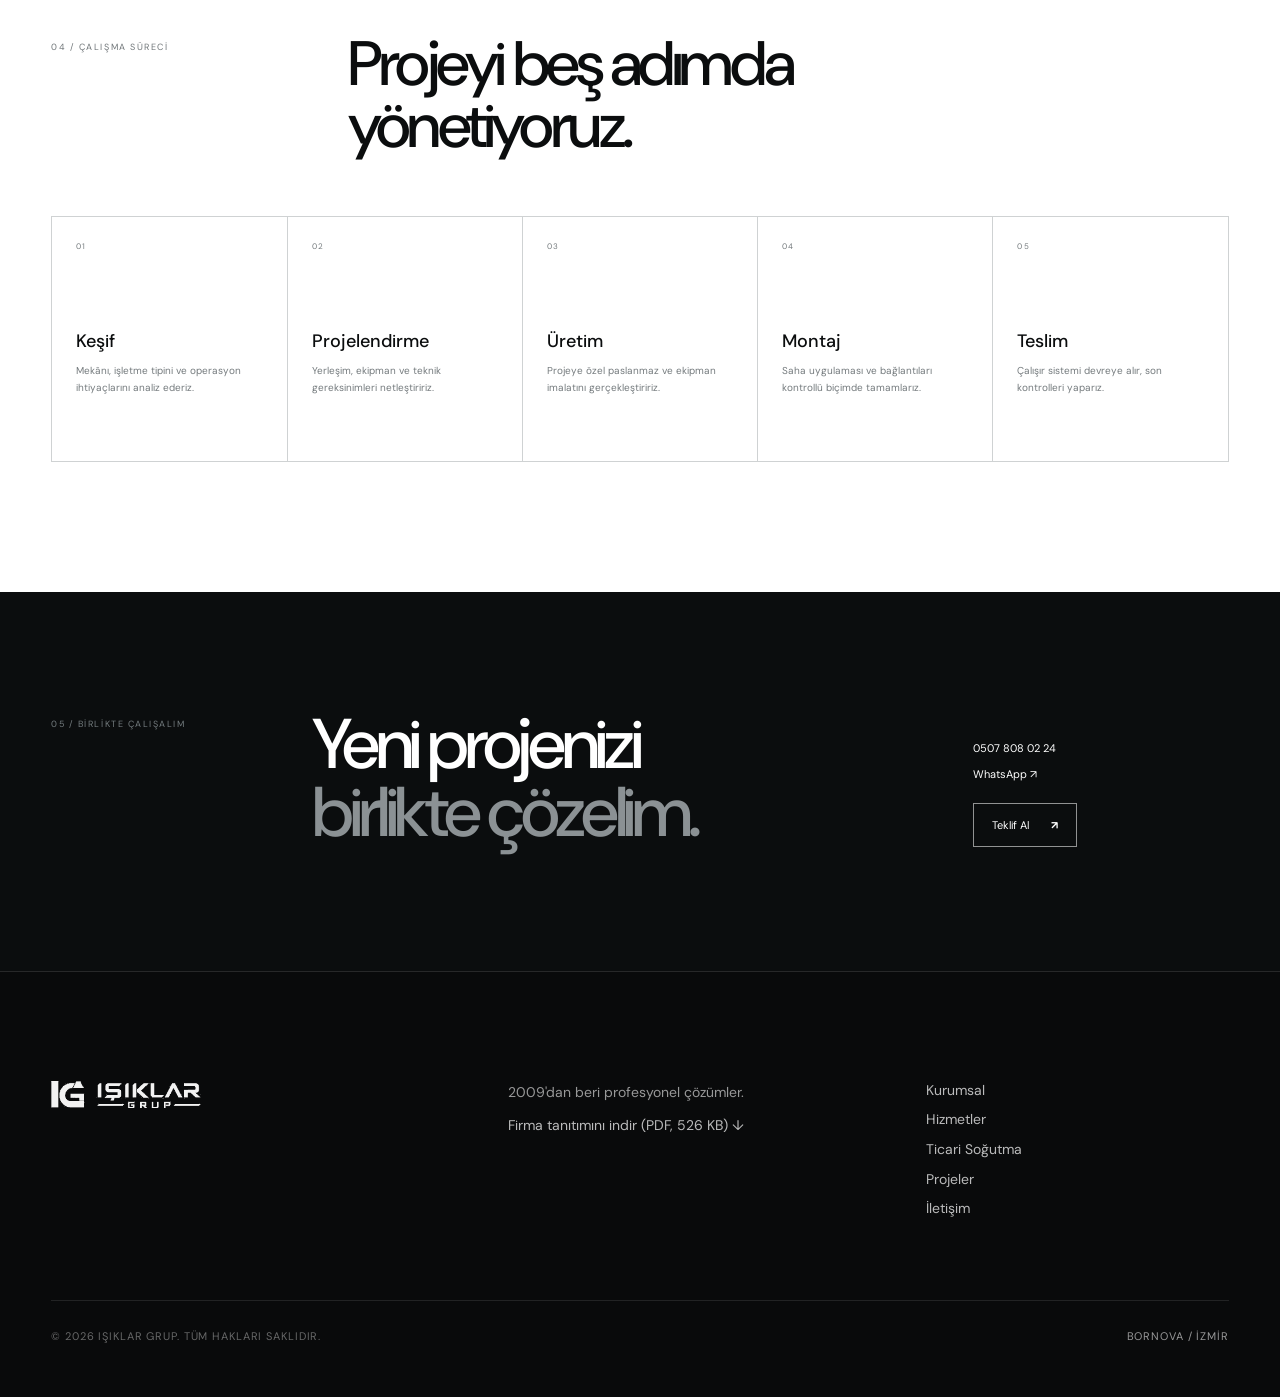
<file: kurumsal.html>
<!DOCTYPE html>
<html lang="tr">
<head>
<meta charset="UTF-8">
<meta name="viewport" content="width=device-width, initial-scale=1.0">
<meta name="description" content="Işıklar Grup’u tanıyın. 2009’dan beri İzmir’de tasarım, üretim ve montajı birleştiren endüstriyel mutfak ve soğutma çözümleri.">
<title>Kurumsal | Işıklar Grup</title>
<link rel="preconnect" href="https://fonts.googleapis.com">
<link rel="preconnect" href="https://fonts.gstatic.com" crossorigin>
<link href="https://fonts.googleapis.com/css2?family=DM+Sans:wght@400;500;600&family=Manrope:wght@400;500;600&display=swap" rel="stylesheet">
<link rel="stylesheet" href="style.css">

<link rel="canonical" href="https://isiklar-grupp.enes-isik44.workers.dev/kurumsal">
<meta name="theme-color" content="#101314">
<meta property="og:type" content="website">
<meta property="og:locale" content="tr_TR">
<meta property="og:site_name" content="Işıklar Grup">
<meta property="og:title" content="Kurumsal | Işıklar Grup">
<meta property="og:description" content="Işıklar Grup’u tanıyın. 2009’dan beri İzmir’de tasarım, üretim ve montajı birleştiren endüstriyel mutfak ve soğutma çözümleri.">
<meta property="og:url" content="https://isiklar-grupp.enes-isik44.workers.dev/kurumsal">
<meta property="og:image" content="https://isiklar-grupp.enes-isik44.workers.dev/assets/images/social-preview.jpg">
<meta property="og:image:alt" content="Işıklar Grup · Endüstriyel mutfak ve soğutma">
<meta name="twitter:card" content="summary_large_image">
<link rel="stylesheet" href="enhancements.css">
</head>

<body class="inner-page dark-hero-page corporate-v9-page">
<a class="skip-link" href="#main-content">İçeriğe geç</a>

<header class="site-header" id="header">
  <div class="header-inner">
    <a class="brand" href="index.html"><img src="assets/images/logo.png" alt="Işıklar Grup" width="516" height="94"></a>

    <nav class="desktop-nav" aria-label="Ana menü">
      <div class="nav-item"><a href="index.html">Ana Sayfa</a></div>

      <div class="nav-item">
        <a class="active" aria-current="page" href="kurumsal.html">Kurumsal</a>
        <div class="dropdown">
          <a href="#hakkimizda">Hakkımızda</a>
          <a href="#degerler">Değerlerimiz</a>
          <a href="#surec">Çalışma Sürecimiz</a>
        </div>
      </div>

      <div class="nav-item">
        <a href="hizmetler.html">Hizmetler</a>
        <div class="dropdown">
          <a href="hizmetler.html#anahtar-teslim">Anahtar Teslim Projeler</a>
          <a href="hizmetler.html#endustriyel-mutfak">Endüstriyel Mutfak</a>
          <a href="ticari-sogutma.html">Ticari Soğutma</a>
          <a href="hizmetler.html#soguk-oda">Soğuk Oda Sistemleri</a>
          <a href="hizmetler.html#krom-dekorasyon">Krom Dekorasyon</a>
        </div>
      </div>

      <div class="nav-item"><a href="projeler.html">Projeler</a></div>
      <div class="nav-item"><a href="referanslar.html">Referanslar</a></div>
      <div class="nav-item"><a href="iletisim.html">İletişim</a></div>
    </nav>

    <div class="header-actions">
      <a class="quote-btn" href="iletisim.html">Teklif Al <span>↗</span></a>
      <button class="menu-btn" id="menuBtn" aria-controls="mobileMenu" aria-expanded="false" aria-label="Menüyü aç"><span></span><span></span></button>
    </div>
  </div>

  <div class="mobile-menu" id="mobileMenu">
    <a href="index.html">Ana Sayfa</a>
    <a href="kurumsal.html">Kurumsal</a>
    <a href="hizmetler.html">Hizmetler</a>
    <a href="ticari-sogutma.html">Ticari Soğutma</a>
    <a href="projeler.html">Projeler</a>
    <a href="referanslar.html">Referanslar</a>
    <a href="iletisim.html">İletişim</a>
  </div>
</header>

<main id="main-content" tabindex="-1">

<section class="corporate-v9-hero">
  <div class="corporate-v9-hero-media"></div>
  <div class="corporate-v9-hero-overlay"></div>

  <div class="wrap corporate-v9-hero-inner">
    <div class="corporate-v9-eyebrow reveal">
      <span>IŞIKLAR GRUP / KURUMSAL</span>
      <span>2009 — İZMİR</span>
    </div>

    <div class="corporate-v9-hero-grid">
      <h1 class="reveal">
        Bir ürün değil,<br>
        <span>işleyen bir sistem.</span>
      </h1>

      <div class="corporate-v9-hero-copy reveal delay-1">
        <p>
          2009'dan beri tasarım, üretim ve uygulama süreçlerini
          tek bir kalite standardında birleştiriyoruz.
        </p>
        <a href="#hakkimizda">Hakkımızda <b>↓</b></a>
      </div>
    </div>

    <div class="corporate-v9-hero-strip reveal">
      <span>TASARIM</span>
      <span>ÜRETİM</span>
      <span>MONTAJ</span>
      <span>SERVİS</span>
      <span>TEK NOKTADAN ÇÖZÜM</span>
    </div>
  </div>
</section>

<section class="corporate-v9-about" id="hakkimizda">
  <div class="wrap corporate-v9-about-grid reveal">
    <div class="corporate-v9-index">01 / HAKKIMIZDA</div>

    <div class="corporate-v9-about-title">
      <h2>2009’dan beri<br><span>sahada ve üretimde.</span></h2>
    </div>

    <div class="corporate-v9-about-copy">
      <p>
        Işıklar Grup; endüstriyel mutfak, ticari soğutma, soğuk oda,
        krom dekorasyon ve anahtar teslim proje alanlarında hizmet verir.
        Her projeyi işletmenin günlük operasyonundan başlayarak değerlendirir;
        akış, hijyen, dayanıklılık, servis kolaylığı ve estetik kararlarını birlikte ele alır.
      </p>

      <div class="corporate-v9-facts">
        <div><strong>2009</strong><span>KURULUŞ</span></div>
        <div><strong>Türkiye</strong><span>GENELİ PROJE DENEYİMİ</span></div>
        <div><strong>5 Ülke</strong><span>AVRUPA REFERANSI</span></div>
      </div>
    </div>
  </div>
</section>

<section class="corporate-v9-values" id="degerler">
  <div class="wrap">
    <div class="corporate-v9-section-head reveal">
      <span>02 / ÇALIŞMA PRENSİBİMİZ</span>
      <h2>Kurumsal yaklaşımımızın<br>temelinde dört ilke var.</h2>
    </div>

    <div class="corporate-v9-values-grid">
      <article class="corporate-v9-value reveal">
        <small>01</small>
        <h3>İşlevsellik</h3>
        <p>Mekânı sadece güzel değil, yoğun operasyon altında doğru çalışan bir sisteme dönüştürürüz.</p>
      </article>

      <article class="corporate-v9-value reveal delay-1">
        <small>02</small>
        <h3>Dayanıklılık</h3>
        <p>Malzeme, detay ve imalat kararlarında uzun ömürlü kullanım önceliğimizdir.</p>
      </article>

      <article class="corporate-v9-value reveal">
        <small>03</small>
        <h3>Teknik Disiplin</h3>
        <p>Ölçü, üretim, montaj ve servis süreçlerini proje bütünlüğü içinde yönetiriz.</p>
      </article>

      <article class="corporate-v9-value reveal delay-1">
        <small>04</small>
        <h3>Sorumluluk</h3>
        <p>Keşiften teslimata kadar işin her aşamasında tek muhatap ve çözüm ortağı oluruz.</p>
      </article>
    </div>
  </div>
</section>

<section class="corporate-v9-philosophy">
  <div class="wrap corporate-v9-philosophy-grid">
    <div class="corporate-v9-philosophy-image reveal"></div>

    <div class="corporate-v9-philosophy-copy reveal delay-1">
      <span>03 / YAKLAŞIM</span>
      <h2>Daha iyi mekânlar için<br><em>daima ileri.</em></h2>
      <p>
        Projenin yalnızca üretim tarafına değil, işletmenin günlük kullanımına da odaklanıyoruz.
        Doğru planlama, doğru ekipman ve doğru uygulamayla uzun vadede çalışan sistemler kuruyoruz.
      </p>

      <div class="corporate-v9-principles">
        <div><small>01</small><strong>Güven</strong></div>
        <div><small>02</small><strong>Tecrübe</strong></div>
        <div><small>03</small><strong>Kalite</strong></div>
        <div><small>04</small><strong>Sürdürülebilir Çözümler</strong></div>
      </div>
    </div>
  </div>
</section>

<section class="corporate-v9-process" id="surec">
  <div class="wrap">
    <div class="corporate-v9-process-head reveal">
      <span>04 / ÇALIŞMA SÜRECİ</span>
      <h2>Projeyi beş adımda<br>yönetiyoruz.</h2>
    </div>

    <div class="corporate-v9-process-grid reveal">
      <div>
        <small>01</small>
        <strong>Keşif</strong>
        <p>Mekânı, işletme tipini ve operasyon ihtiyaçlarını analiz ederiz.</p>
      </div>
      <div>
        <small>02</small>
        <strong>Projelendirme</strong>
        <p>Yerleşim, ekipman ve teknik gereksinimleri netleştiririz.</p>
      </div>
      <div>
        <small>03</small>
        <strong>Üretim</strong>
        <p>Projeye özel paslanmaz ve ekipman imalatını gerçekleştiririz.</p>
      </div>
      <div>
        <small>04</small>
        <strong>Montaj</strong>
        <p>Saha uygulaması ve bağlantıları kontrollü biçimde tamamlarız.</p>
      </div>
      <div>
        <small>05</small>
        <strong>Teslim</strong>
        <p>Çalışır sistemi devreye alır, son kontrolleri yaparız.</p>
      </div>
    </div>
  </div>
</section>

<section class="corporate-v9-cta">
  <div class="wrap corporate-v9-cta-grid reveal">
    <span>05 / BİRLİKTE ÇALIŞALIM</span>
    <h2>Yeni projenizi<br><em>birlikte çözelim.</em></h2>
    <div>
      <a href="tel:+905078080224">0507 808 02 24</a>
      <a href="https://wa.me/905078080224" target="_blank" rel="noopener">WhatsApp ↗</a>
      <a class="corporate-v9-cta-button" href="iletisim.html">Teklif Al <b>↗</b></a>
    </div>
  </div>
</section>

</main>

<footer>
  <div class="wrap footer-grid">
    <img src="assets/images/logo.png" alt="Işıklar Grup" width="516" height="94">
    <p>2009'dan beri profesyonel çözümler.<br><a class="brochure-link" href="assets/documents/firma-tanitimi.pdf" download>Firma tanıtımını indir (PDF, 526 KB) ↓</a></p>
    <div>
      <a href="kurumsal.html">Kurumsal</a>
      <a href="hizmetler.html">Hizmetler</a>
      <a href="ticari-sogutma.html">Ticari Soğutma</a>
      <a href="projeler.html">Projeler</a>
      <a href="iletisim.html">İletişim</a>
    </div>
  </div>
  <div class="wrap credits">© 2026 Işıklar Grup. Tüm hakları saklıdır.<span>Bornova / İzmir</span></div>
</footer>

<a class="floating-wa" href="https://wa.me/905078080224" target="_blank" rel="noopener" aria-label="WhatsApp'tan yaz"><span>WA</span></a>
<script src="app.js"></script>
<script src="enhancements.js"></script>
</body>
</html>
</file>
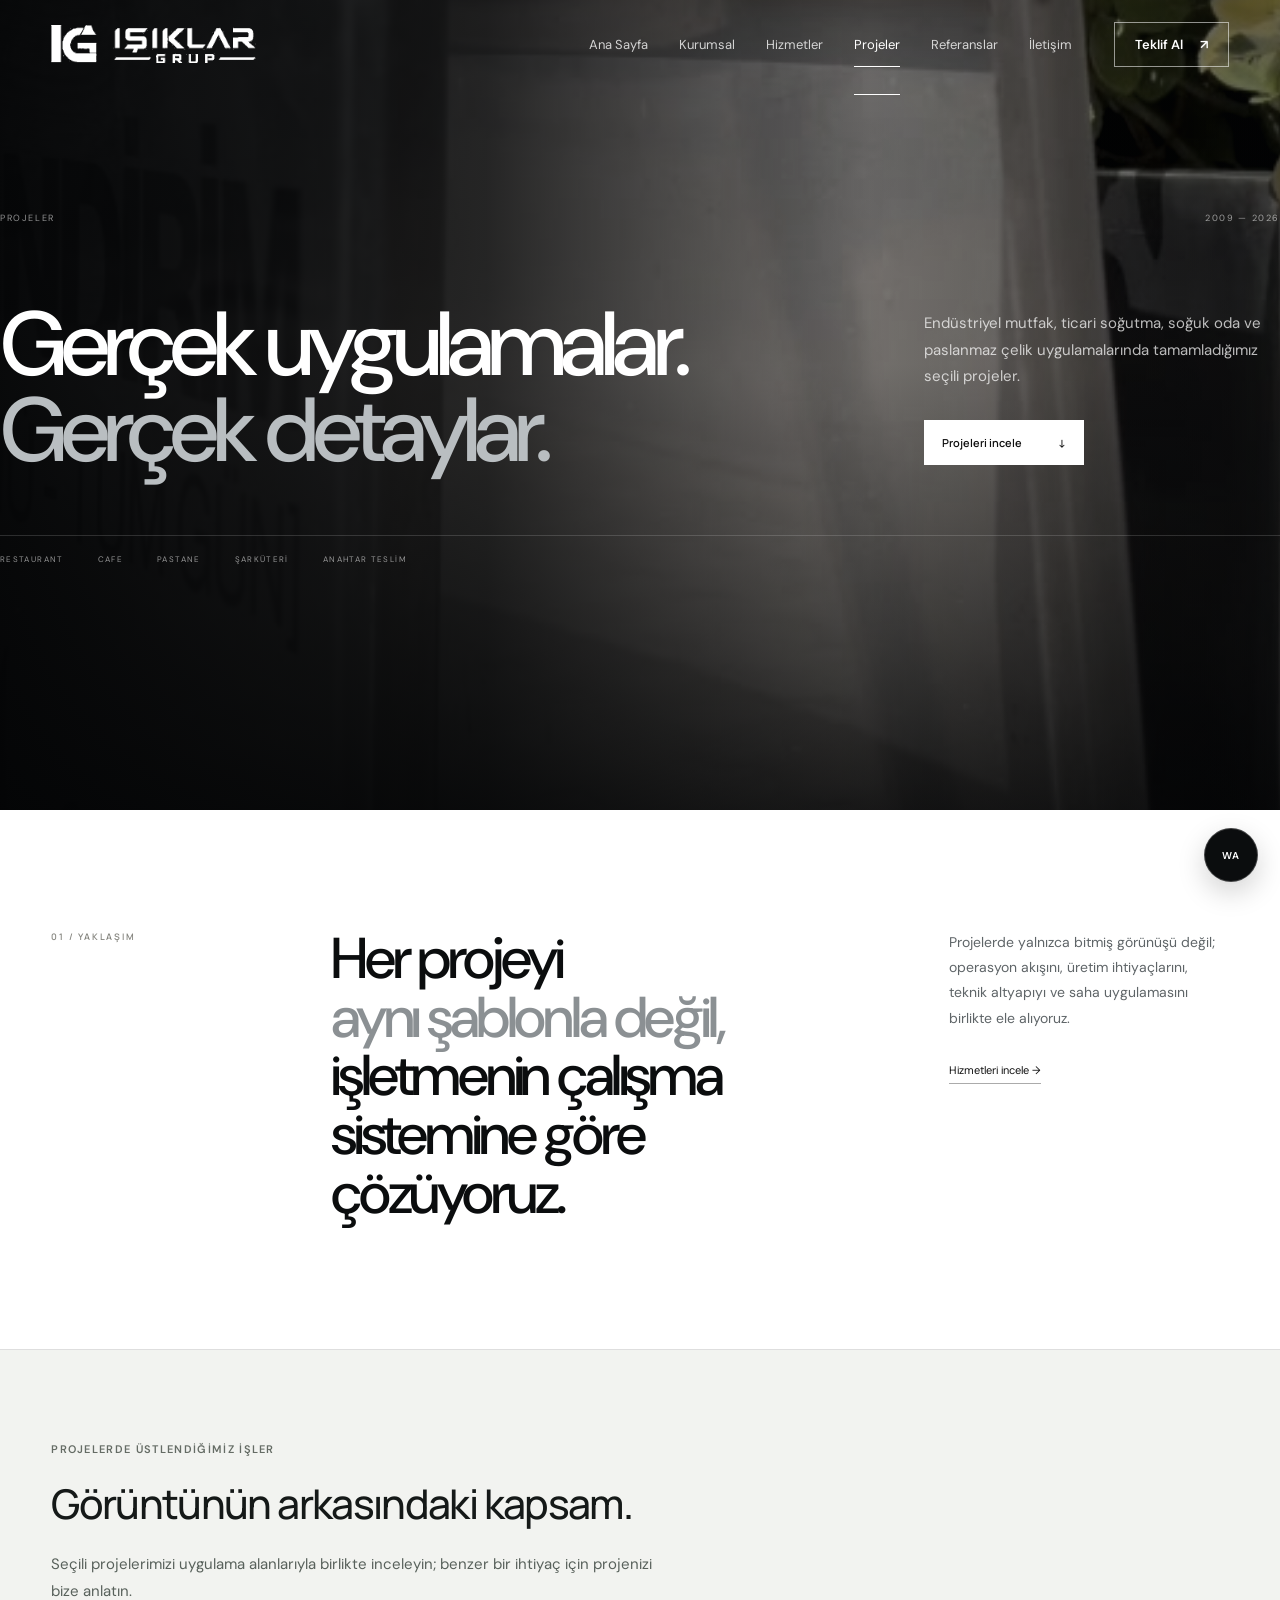
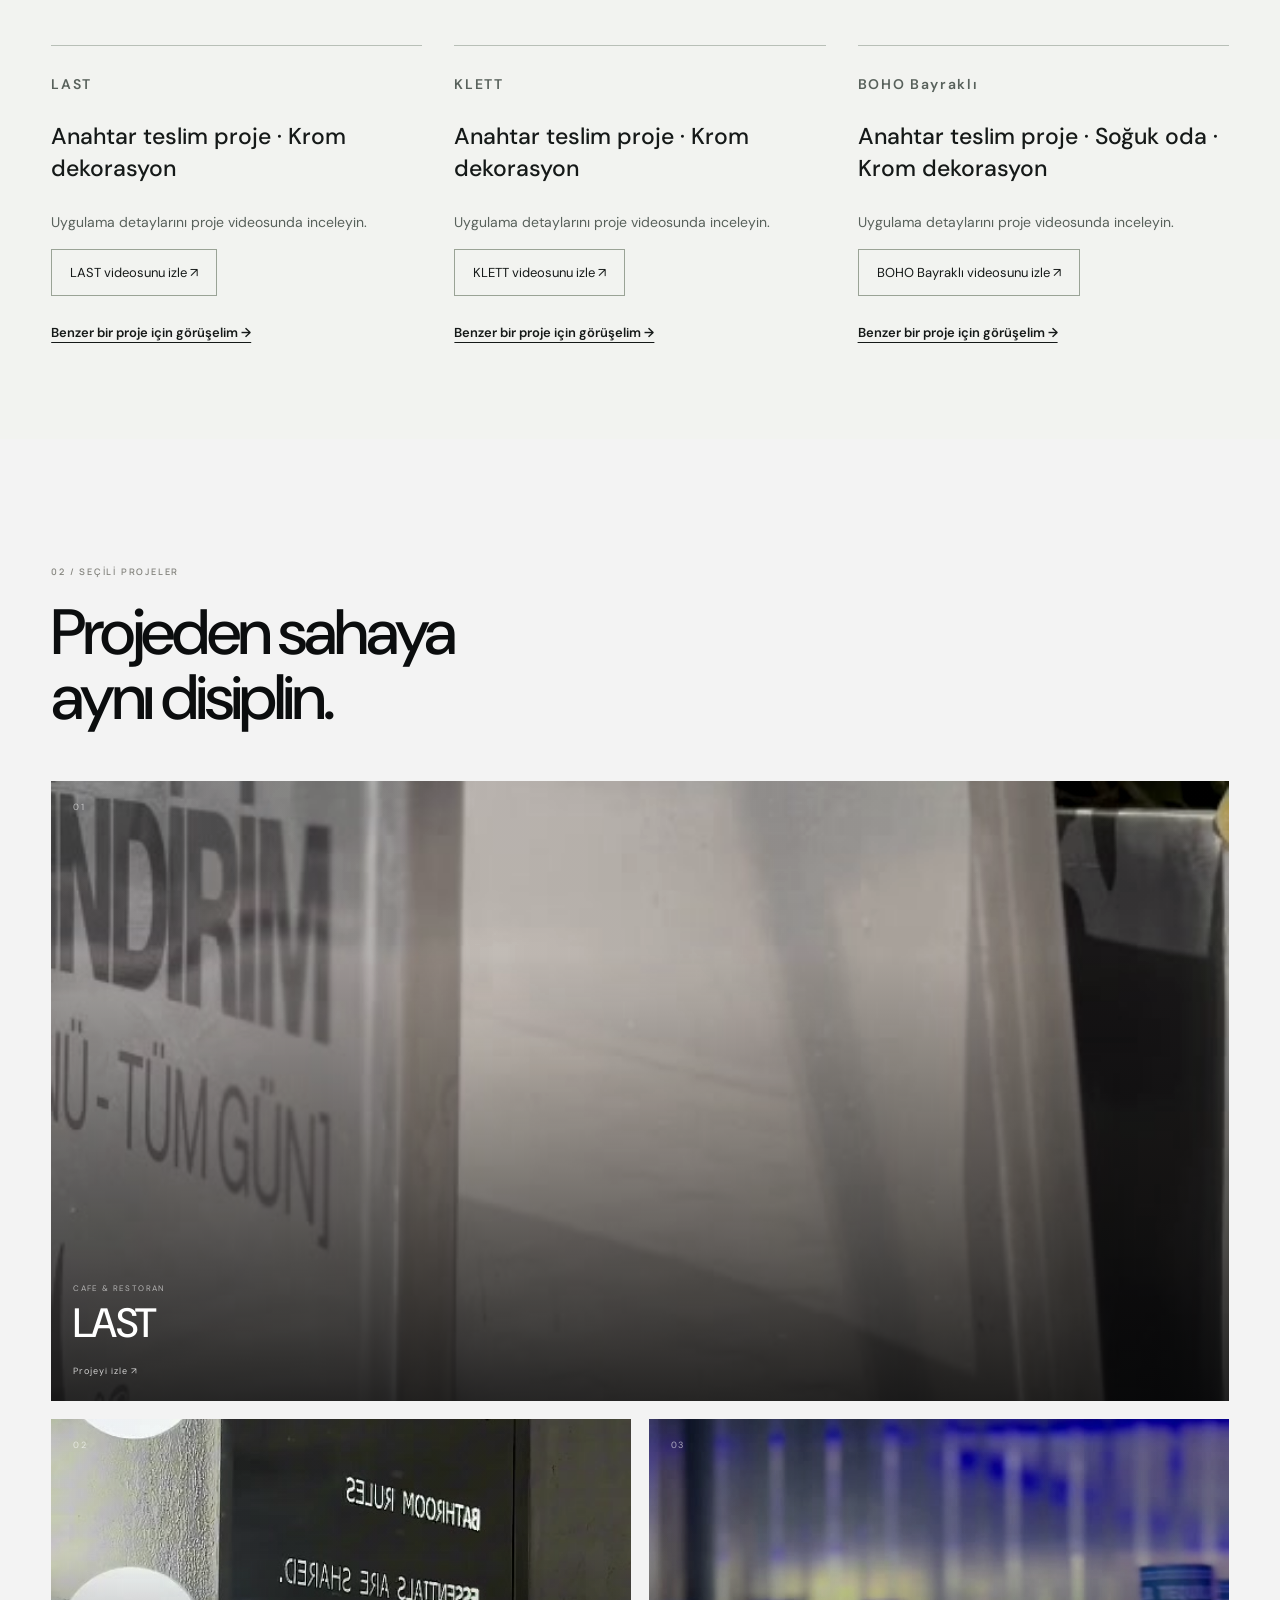
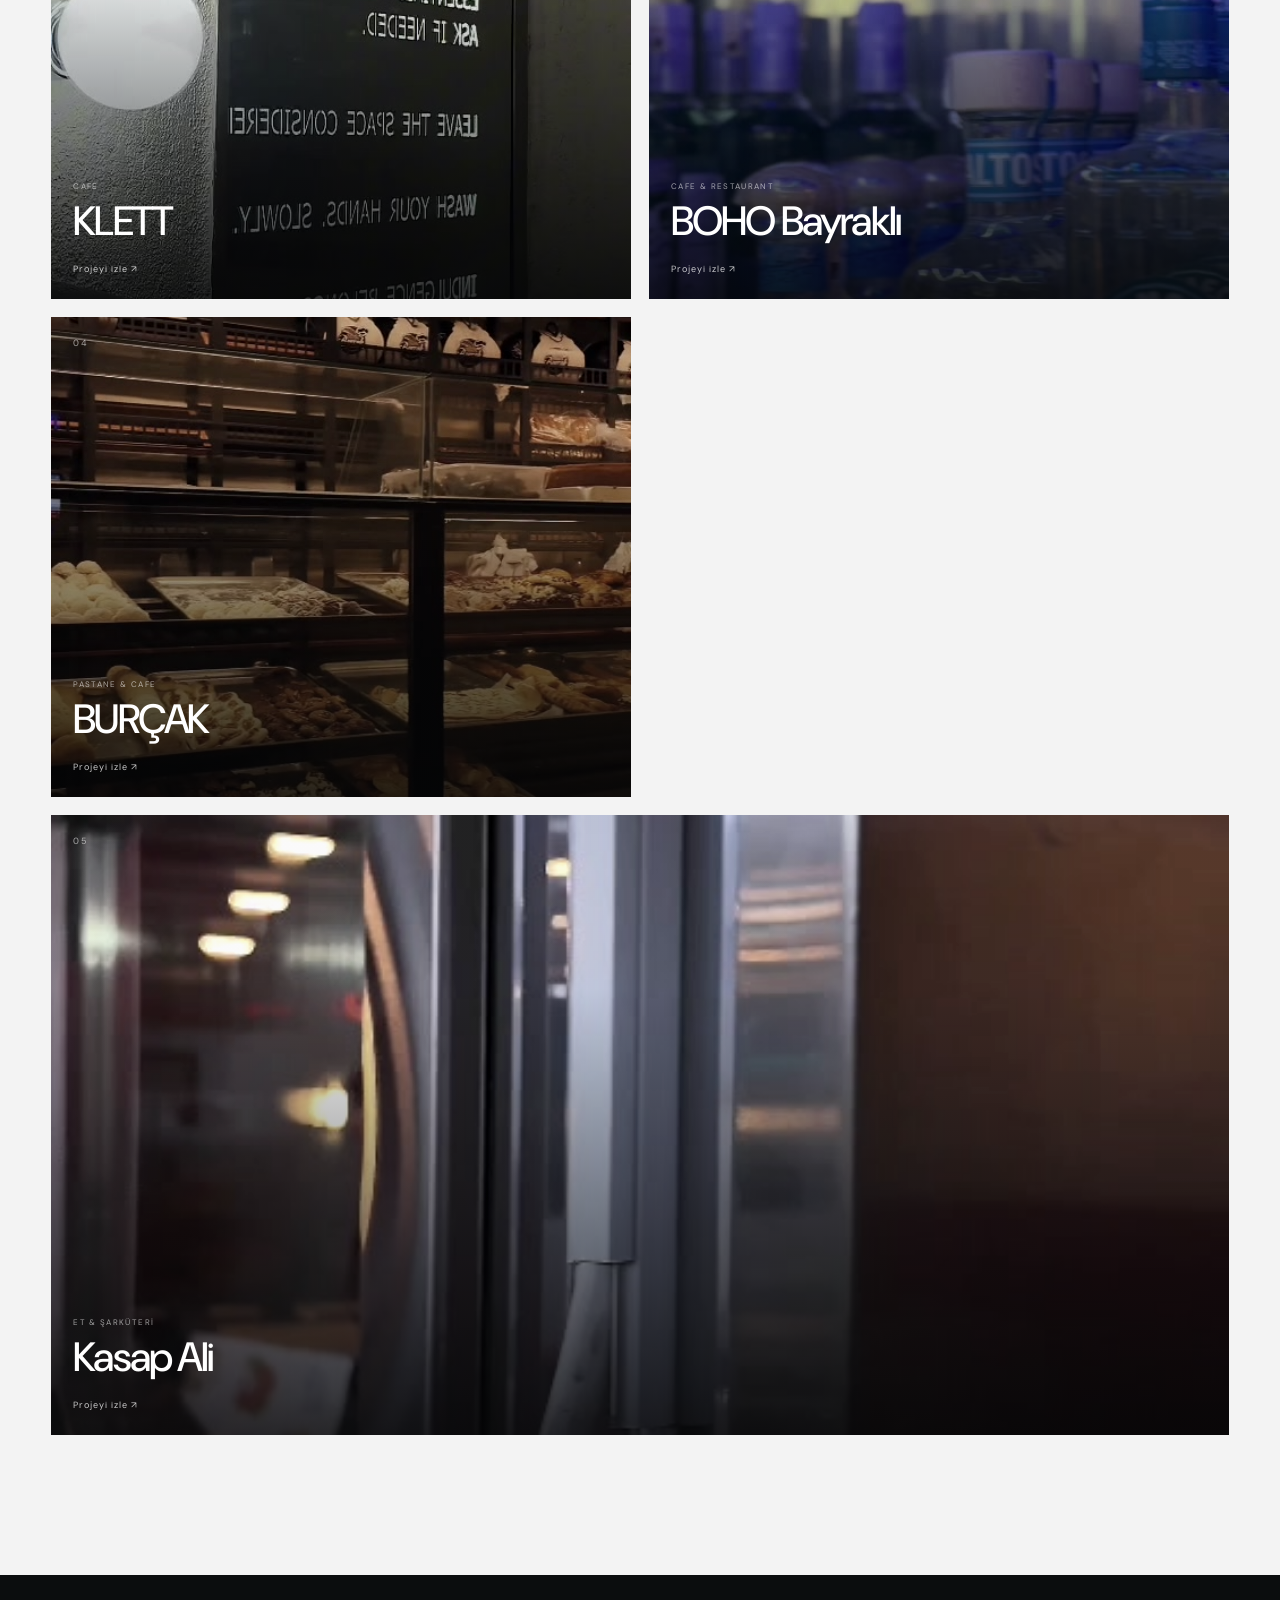
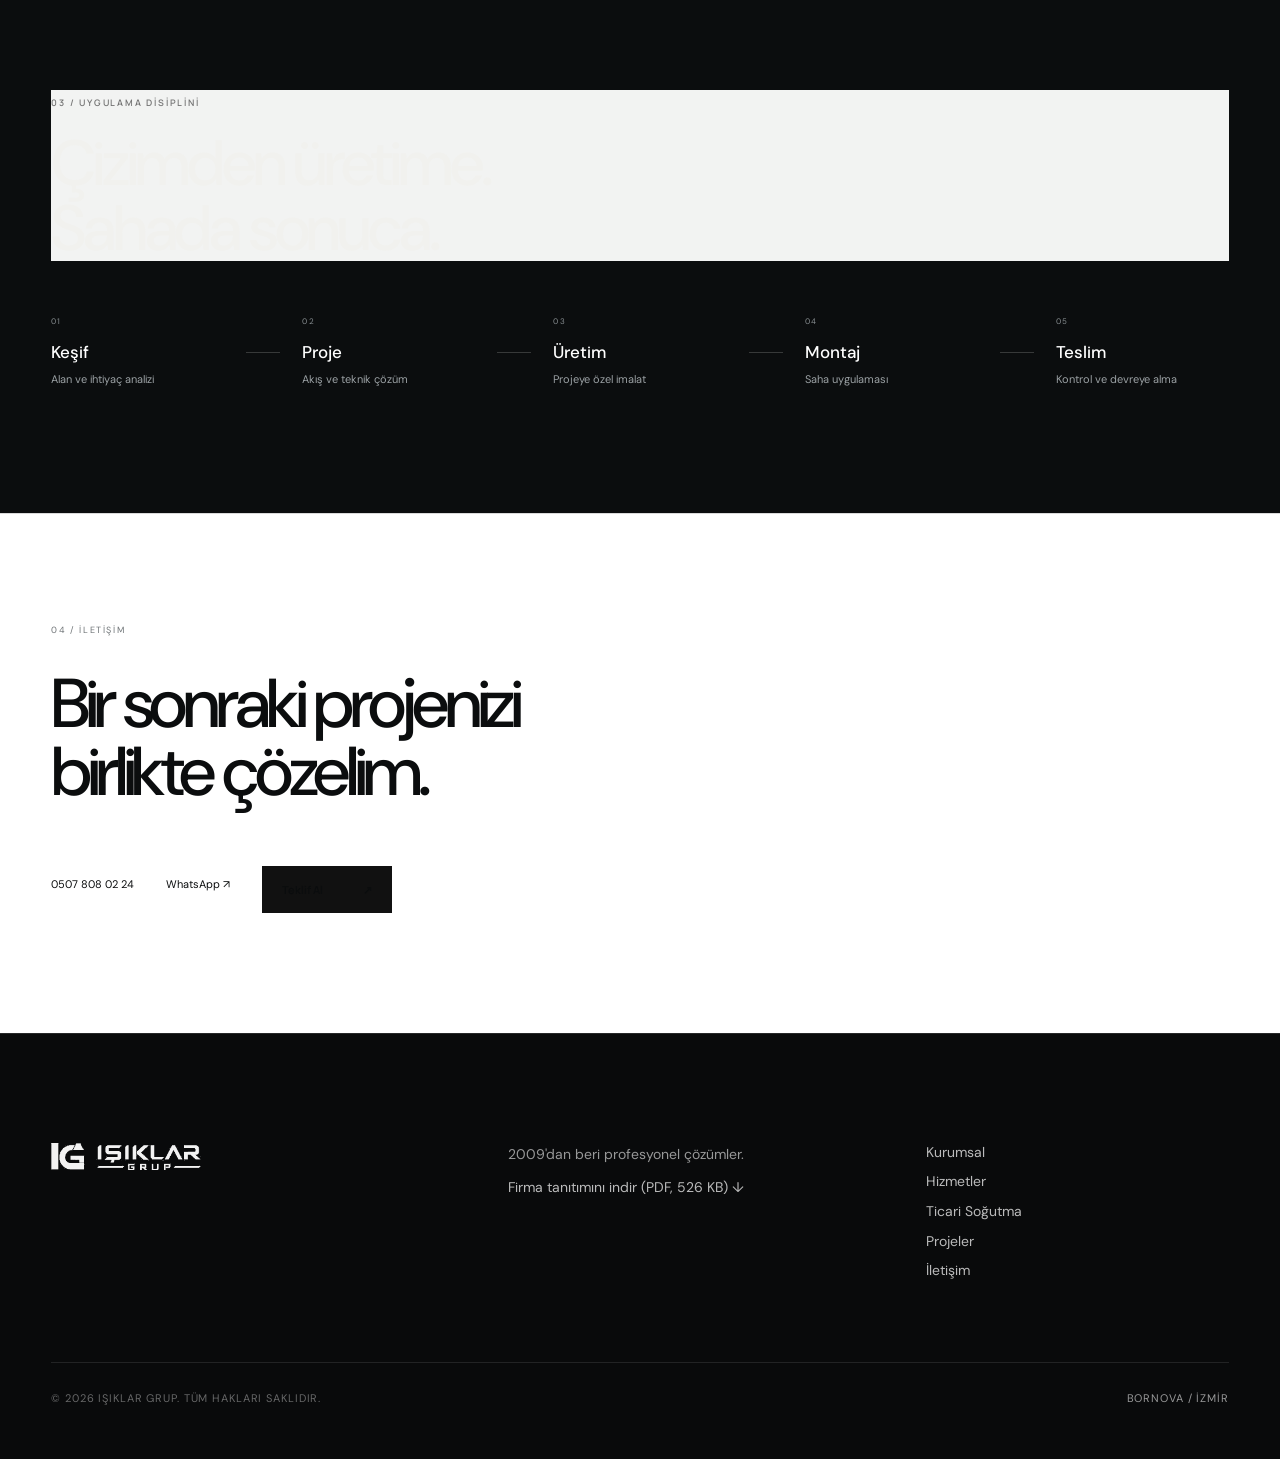
<file: projeler.html>
<!DOCTYPE html>
<html lang="tr">
<head>
<meta charset="UTF-8">
<meta name="viewport" content="width=device-width, initial-scale=1.0">
<meta name="description" content="LAST, KLETT, BOHO Bayraklı, BURÇAK ve Kasap Ali: Işıklar Grup’un seçili projelerini, uygulama kapsamlarını ve videolarını inceleyin.">
<title>Projeler | Işıklar Grup</title>
<link rel="preconnect" href="https://fonts.googleapis.com">
<link rel="preconnect" href="https://fonts.gstatic.com" crossorigin>
<link href="https://fonts.googleapis.com/css2?family=DM+Sans:wght@400;500;600&family=Manrope:wght@400;500;600&display=swap" rel="stylesheet">
<link rel="stylesheet" href="style.css">

<link rel="canonical" href="https://isiklar-grupp.enes-isik44.workers.dev/projeler">
<meta name="theme-color" content="#101314">
<meta property="og:type" content="website">
<meta property="og:locale" content="tr_TR">
<meta property="og:site_name" content="Işıklar Grup">
<meta property="og:title" content="Projeler | Işıklar Grup">
<meta property="og:description" content="LAST, KLETT, BOHO Bayraklı, BURÇAK ve Kasap Ali: Işıklar Grup’un seçili projelerini, uygulama kapsamlarını ve videolarını inceleyin.">
<meta property="og:url" content="https://isiklar-grupp.enes-isik44.workers.dev/projeler">
<meta property="og:image" content="https://isiklar-grupp.enes-isik44.workers.dev/assets/images/social-preview.jpg">
<meta property="og:image:alt" content="Işıklar Grup · Endüstriyel mutfak ve soğutma">
<meta name="twitter:card" content="summary_large_image">
<link rel="stylesheet" href="enhancements.css">
</head>
<body class="inner-page dark-hero-page projects-v8-page">
<a class="skip-link" href="#main-content">İçeriğe geç</a>
<header class="site-header" id="header">
  <div class="header-inner">
    <a class="brand" href="index.html"><img src="assets/images/logo.png" alt="Işıklar Grup" width="516" height="94"></a>
    <nav class="desktop-nav" aria-label="Ana menü">
      <div class="nav-item"><a href="index.html">Ana Sayfa</a></div>
      <div class="nav-item"><a href="kurumsal.html">Kurumsal</a>
        <div class="dropdown">
          <a href="kurumsal.html#hakkimizda">Hakkımızda</a>
          <a href="kurumsal.html#degerler">Değerlerimiz</a>
          <a href="kurumsal.html#surec">Çalışma Sürecimiz</a>
        </div>
      </div>
      <div class="nav-item"><a href="hizmetler.html">Hizmetler</a>
        <div class="dropdown">
          <a href="hizmetler.html#anahtar-teslim">Anahtar Teslim Projeler</a>
          <a href="hizmetler.html#endustriyel-mutfak">Endüstriyel Mutfak</a>
          <a href="ticari-sogutma.html">Ticari Soğutma</a>
          <a href="hizmetler.html#soguk-oda">Soğuk Oda Sistemleri</a>
          <a href="hizmetler.html#krom-dekorasyon">Krom Dekorasyon</a>
        </div>
      </div>
      <div class="nav-item"><a class="active" aria-current="page" href="projeler.html">Projeler</a></div>
      <div class="nav-item"><a href="referanslar.html">Referanslar</a></div>
      <div class="nav-item"><a href="iletisim.html">İletişim</a></div>
    </nav>
    <div class="header-actions">
      <a class="quote-btn" href="iletisim.html">Teklif Al <span>↗</span></a>
      <button class="menu-btn" id="menuBtn" aria-controls="mobileMenu" aria-expanded="false" aria-label="Menüyü aç"><span></span><span></span></button>
    </div>
  </div>
  <div class="mobile-menu" id="mobileMenu">
    <a href="index.html">Ana Sayfa</a>
    <a href="kurumsal.html">Kurumsal</a>
    <a href="hizmetler.html">Hizmetler</a>
    <a href="ticari-sogutma.html">Ticari Soğutma</a>
    <a href="projeler.html">Projeler</a>
    <a href="referanslar.html">Referanslar</a>
    <a href="iletisim.html">İletişim</a>
  </div>
</header>

<main id="main-content" tabindex="-1">
<section class="projects-v8-hero">
  <div class="projects-v8-bg"></div>
  <div class="projects-v8-overlay"></div>
  <div class="wrap projects-v8-hero-inner">
    <div class="projects-v8-top reveal">
      <span>PROJELER</span>
      <span>2009 — 2026</span>
    </div>

    <div class="projects-v8-main">
      <h1 class="reveal">Gerçek uygulamalar.<br><em>Gerçek detaylar.</em></h1>
      <div class="projects-v8-copy reveal delay-1">
        <p>Endüstriyel mutfak, ticari soğutma, soğuk oda ve paslanmaz çelik uygulamalarında tamamladığımız seçili projeler.</p>
        <a class="v8-btn" href="#selected-projects">Projeleri incele <span>↓</span></a>
      </div>
    </div>

    <div class="projects-v8-foot reveal">
      <span>RESTAURANT</span><span>CAFE</span><span>PASTANE</span><span>ŞARKÜTERİ</span><span>ANAHTAR TESLİM</span>
    </div>
  </div>
</section>

<section class="projects-v8-intro">
  <div class="wrap projects-v8-intro-grid reveal">
    <div class="v8-index">01 / YAKLAŞIM</div>
    <h2>Her projeyi<br><span>aynı şablonla değil,</span><br>işletmenin çalışma sistemine göre çözüyoruz.</h2>
    <div class="projects-v8-intro-copy">
      <p>Projelerde yalnızca bitmiş görünüşü değil; operasyon akışını, üretim ihtiyaçlarını, teknik altyapıyı ve saha uygulamasını birlikte ele alıyoruz.</p>
      <a href="hizmetler.html">Hizmetleri incele <span>→</span></a>
    </div>
  </div>
</section>

<section class="scope-section" id="project-scopes"><div class="wrap"><p class="section-label">PROJELERDE ÜSTLENDİĞİMİZ İŞLER</p><h2>Görüntünün arkasındaki kapsam.</h2><p class="section-intro">Seçili projelerimizi uygulama alanlarıyla birlikte inceleyin; benzer bir ihtiyaç için projenizi bize anlatın.</p><div class="scope-grid"><article id="last"><p class="section-label">LAST</p><h3>Anahtar teslim proje · Krom dekorasyon</h3><p>Uygulama detaylarını proje videosunda inceleyin.</p><button type="button" class="outline-link" data-video="assets/videos/last.mp4" data-name="LAST">LAST videosunu izle ↗</button><a class="scope-contact" href="iletisim.html?project=last#contact-form">Benzer bir proje için görüşelim →</a></article><article id="klett"><p class="section-label">KLETT</p><h3>Anahtar teslim proje · Krom dekorasyon</h3><p>Uygulama detaylarını proje videosunda inceleyin.</p><button type="button" class="outline-link" data-video="assets/videos/klett.mp4" data-name="KLETT">KLETT videosunu izle ↗</button><a class="scope-contact" href="iletisim.html?project=klett#contact-form">Benzer bir proje için görüşelim →</a></article><article id="boho"><p class="section-label">BOHO Bayraklı</p><h3>Anahtar teslim proje · Soğuk oda · Krom dekorasyon</h3><p>Uygulama detaylarını proje videosunda inceleyin.</p><button type="button" class="outline-link" data-video="assets/videos/boho.mp4" data-name="BOHO Bayraklı">BOHO Bayraklı videosunu izle ↗</button><a class="scope-contact" href="iletisim.html?project=boho#contact-form">Benzer bir proje için görüşelim →</a></article></div></div></section>
<section class="projects-v8-showcase" id="selected-projects">
  <div class="wrap">
    <div class="v8-section-head reveal">
      <span>02 / SEÇİLİ PROJELER</span>
      <h2>Projeden sahaya<br>aynı disiplin.</h2>
    </div>

    <div class="projects-v8-grid">
      <button class="projects-v8-card projects-v8-card--feature reveal" data-video="assets/videos/last.mp4" data-name="LAST">
        <img src="assets/posters/last.jpg" alt="LAST" width="512" height="910" loading="lazy" decoding="async">
        <div class="projects-v8-card-overlay"></div>
        <div class="projects-v8-card-number">01</div>
        <div class="projects-v8-card-info">
          <small>CAFE & RESTORAN</small>
          <h3>LAST</h3>
          <span>Projeyi izle ↗</span>
        </div>
      </button>

      <button class="projects-v8-card reveal delay-1" data-video="assets/videos/klett.mp4" data-name="KLETT">
        <img src="assets/posters/klett.jpg" alt="KLETT" width="512" height="910" loading="lazy" decoding="async">
        <div class="projects-v8-card-overlay"></div>
        <div class="projects-v8-card-number">02</div>
        <div class="projects-v8-card-info">
          <small>CAFE</small>
          <h3>KLETT</h3>
          <span>Projeyi izle ↗</span>
        </div>
      </button>

      <button class="projects-v8-card reveal" data-video="assets/videos/boho.mp4" data-name="BOHO Bayraklı">
        <img src="assets/posters/boho.jpg" alt="BOHO Bayraklı" width="512" height="910" loading="lazy" decoding="async">
        <div class="projects-v8-card-overlay"></div>
        <div class="projects-v8-card-number">03</div>
        <div class="projects-v8-card-info">
          <small>CAFE & RESTAURANT</small>
          <h3>BOHO Bayraklı</h3>
          <span>Projeyi izle ↗</span>
        </div>
      </button>

      <button class="projects-v8-card reveal delay-1" data-video="assets/videos/burcak.mp4" data-name="BURÇAK">
        <img src="assets/posters/burcak.jpg" alt="BURÇAK" width="512" height="910" loading="lazy" decoding="async">
        <div class="projects-v8-card-overlay"></div>
        <div class="projects-v8-card-number">04</div>
        <div class="projects-v8-card-info">
          <small>PASTANE & CAFE</small>
          <h3>BURÇAK</h3>
          <span>Projeyi izle ↗</span>
        </div>
      </button>

      <button class="projects-v8-card projects-v8-card--feature reveal" data-video="assets/videos/kasap-ali.mp4" data-name="Kasap Ali">
        <img src="assets/posters/kasap-ali.jpg" alt="Kasap Ali" width="512" height="910" loading="lazy" decoding="async">
        <div class="projects-v8-card-overlay"></div>
        <div class="projects-v8-card-number">05</div>
        <div class="projects-v8-card-info">
          <small>ET & ŞARKÜTERİ</small>
          <h3>Kasap Ali</h3>
          <span>Projeyi izle ↗</span>
        </div>
      </button>
    </div>
  </div>
</section>

<section class="projects-v8-process">
  <div class="wrap">
    <div class="v8-section-head light reveal">
      <span>03 / UYGULAMA DİSİPLİNİ</span>
      <h2>Çizimden üretime.<br>Sahada sonuca.</h2>
    </div>
    <div class="projects-v8-process-line reveal">
      <div><small>01</small><strong>Keşif</strong><p>Alan ve ihtiyaç analizi</p></div>
      <i></i>
      <div><small>02</small><strong>Proje</strong><p>Akış ve teknik çözüm</p></div>
      <i></i>
      <div><small>03</small><strong>Üretim</strong><p>Projeye özel imalat</p></div>
      <i></i>
      <div><small>04</small><strong>Montaj</strong><p>Saha uygulaması</p></div>
      <i></i>
      <div><small>05</small><strong>Teslim</strong><p>Kontrol ve devreye alma</p></div>
    </div>
  </div>
</section>

<section class="projects-v8-contact">
  <div class="wrap projects-v8-contact-inner reveal">
    <span>04 / İLETİŞİM</span>
    <h2>Bir sonraki projenizi<br>birlikte çözelim.</h2>
    <div>
      <a href="tel:+905078080224">0507 808 02 24</a>
      <a href="https://wa.me/905078080224" target="_blank" rel="noopener">WhatsApp ↗</a>
      <a class="v8-contact-btn" href="iletisim.html">Teklif Al <span>↗</span></a>
    </div>
  </div>
</section>

<div class="video-modal" id="videoModal" aria-hidden="true" role="dialog" aria-modal="true" aria-labelledby="modalTitle">
  <button class="modal-close" id="modalClose" aria-label="Videoyu kapat">×</button>
  <div class="modal-shell">
    <div class="modal-title" id="modalTitle">Proje</div>
    <video id="projectVideo" controls playsinline></video>
  </div>
</div>
</main>

<footer>
  <div class="wrap footer-grid">
    <img src="assets/images/logo.png" alt="Işıklar Grup" width="516" height="94">
    <p>2009'dan beri profesyonel çözümler.<br><a class="brochure-link" href="assets/documents/firma-tanitimi.pdf" download>Firma tanıtımını indir (PDF, 526 KB) ↓</a></p>
    <div>
      <a href="kurumsal.html">Kurumsal</a>
      <a href="hizmetler.html">Hizmetler</a>
      <a href="ticari-sogutma.html">Ticari Soğutma</a>
      <a href="projeler.html">Projeler</a>
      <a href="iletisim.html">İletişim</a>
    </div>
  </div>
  <div class="wrap credits">© 2026 Işıklar Grup. Tüm hakları saklıdır.<span>Bornova / İzmir</span></div>
</footer>
<a class="floating-wa" href="https://wa.me/905078080224" target="_blank" rel="noopener" aria-label="WhatsApp'tan yaz"><span>WA</span></a>
<script src="app.js"></script>
<script src="enhancements.js"></script>
</body>
</html>
</file>
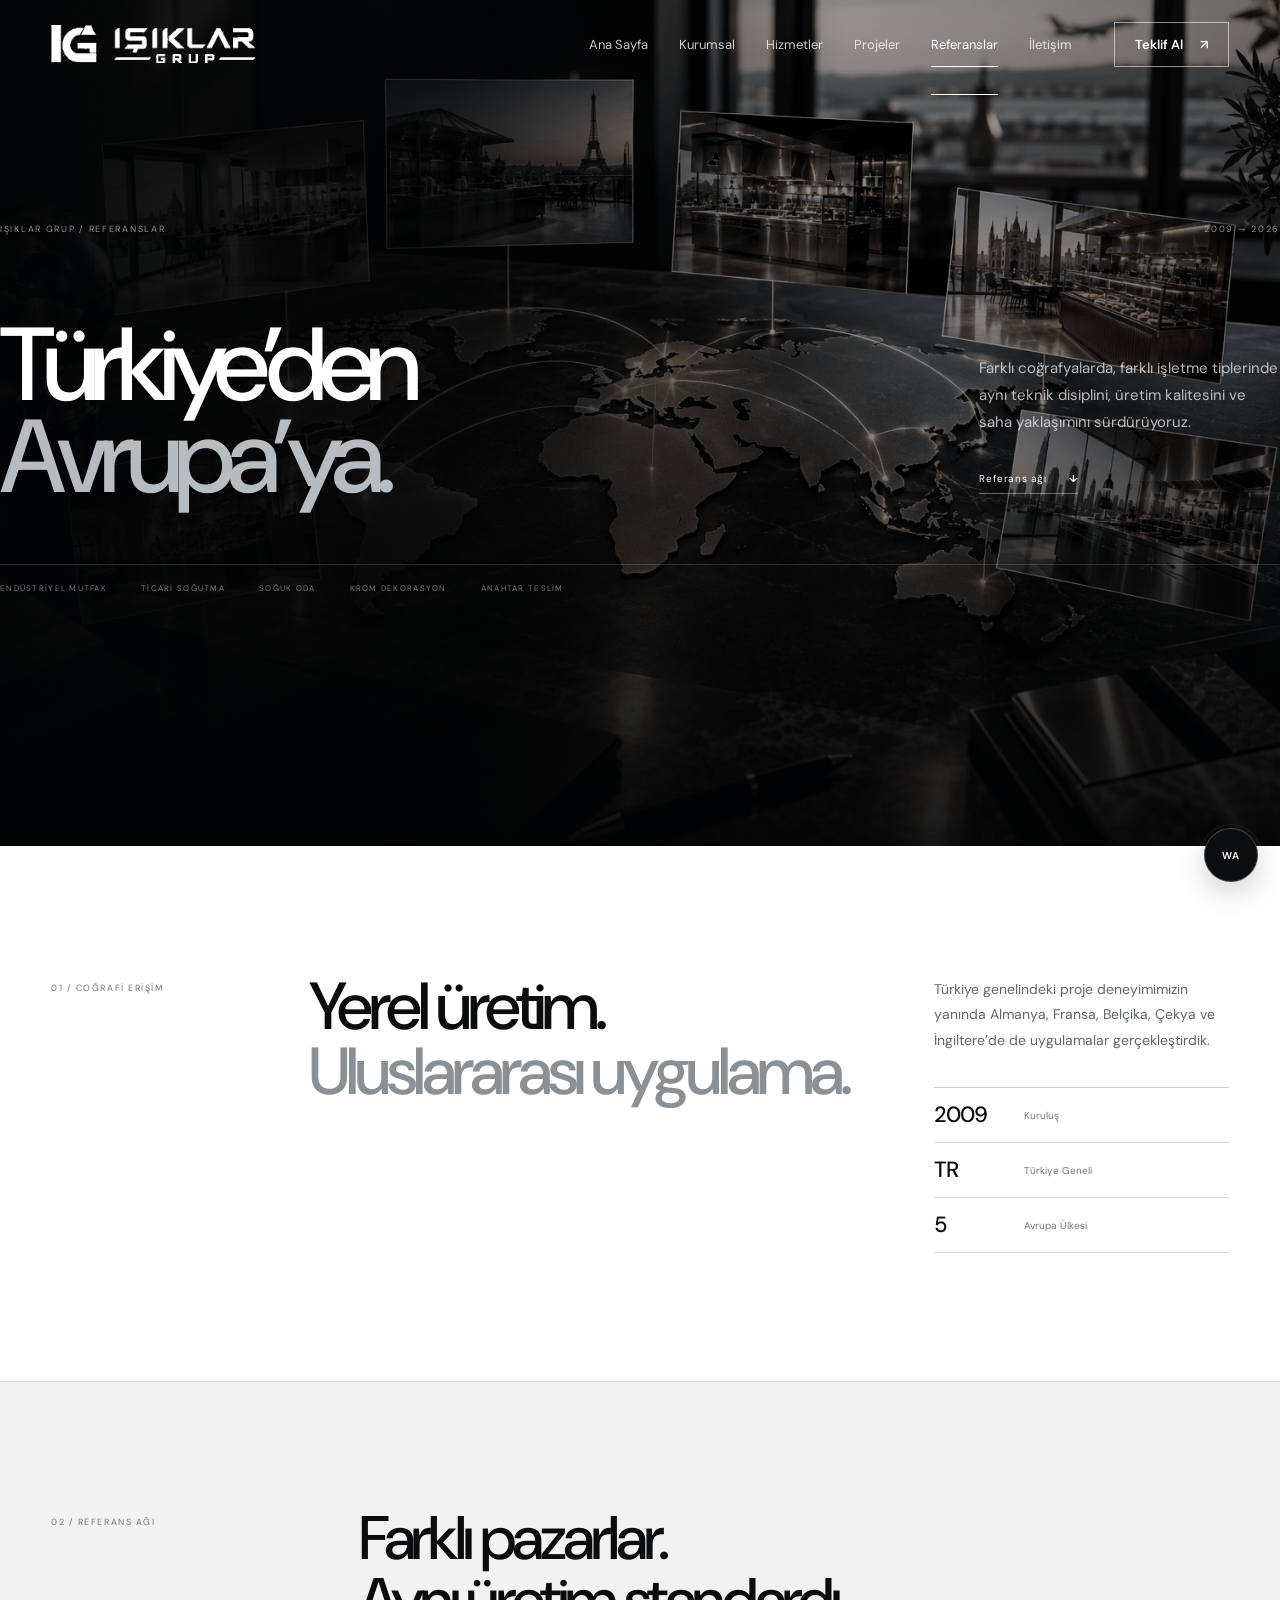
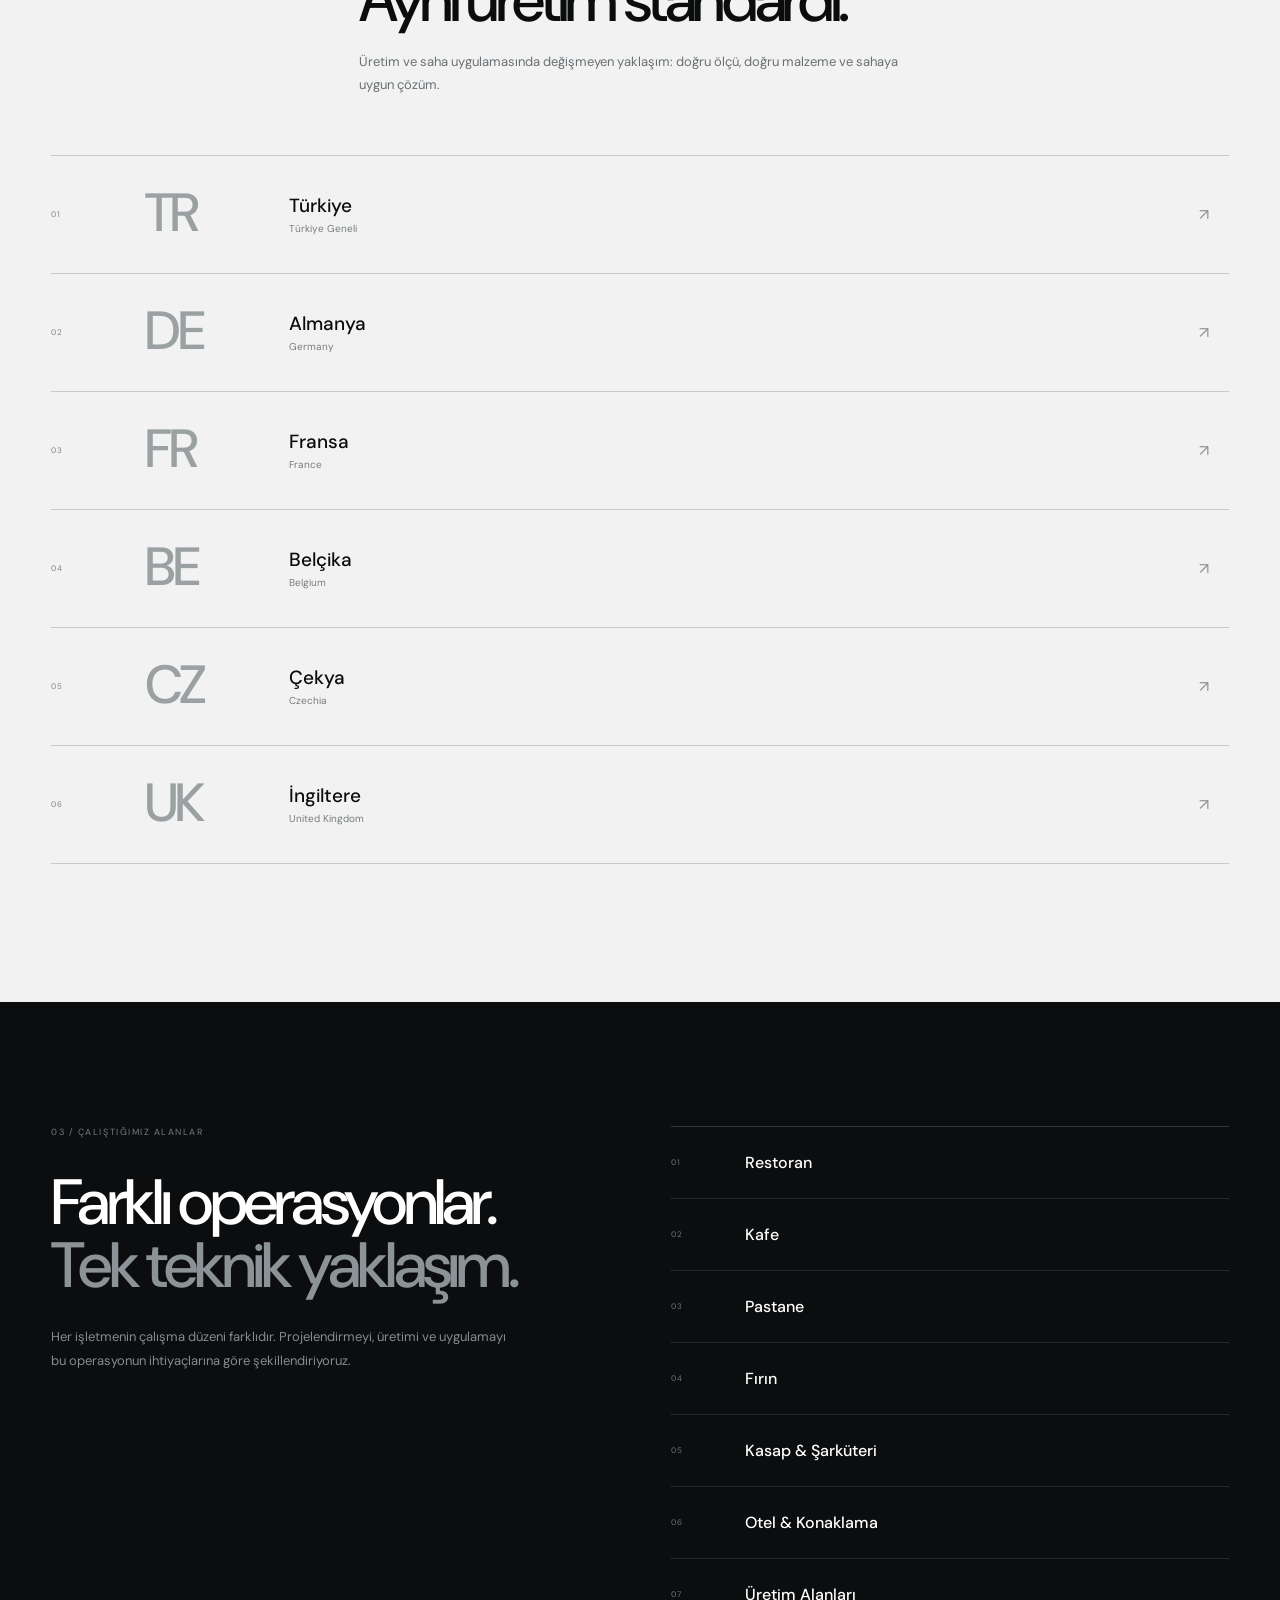
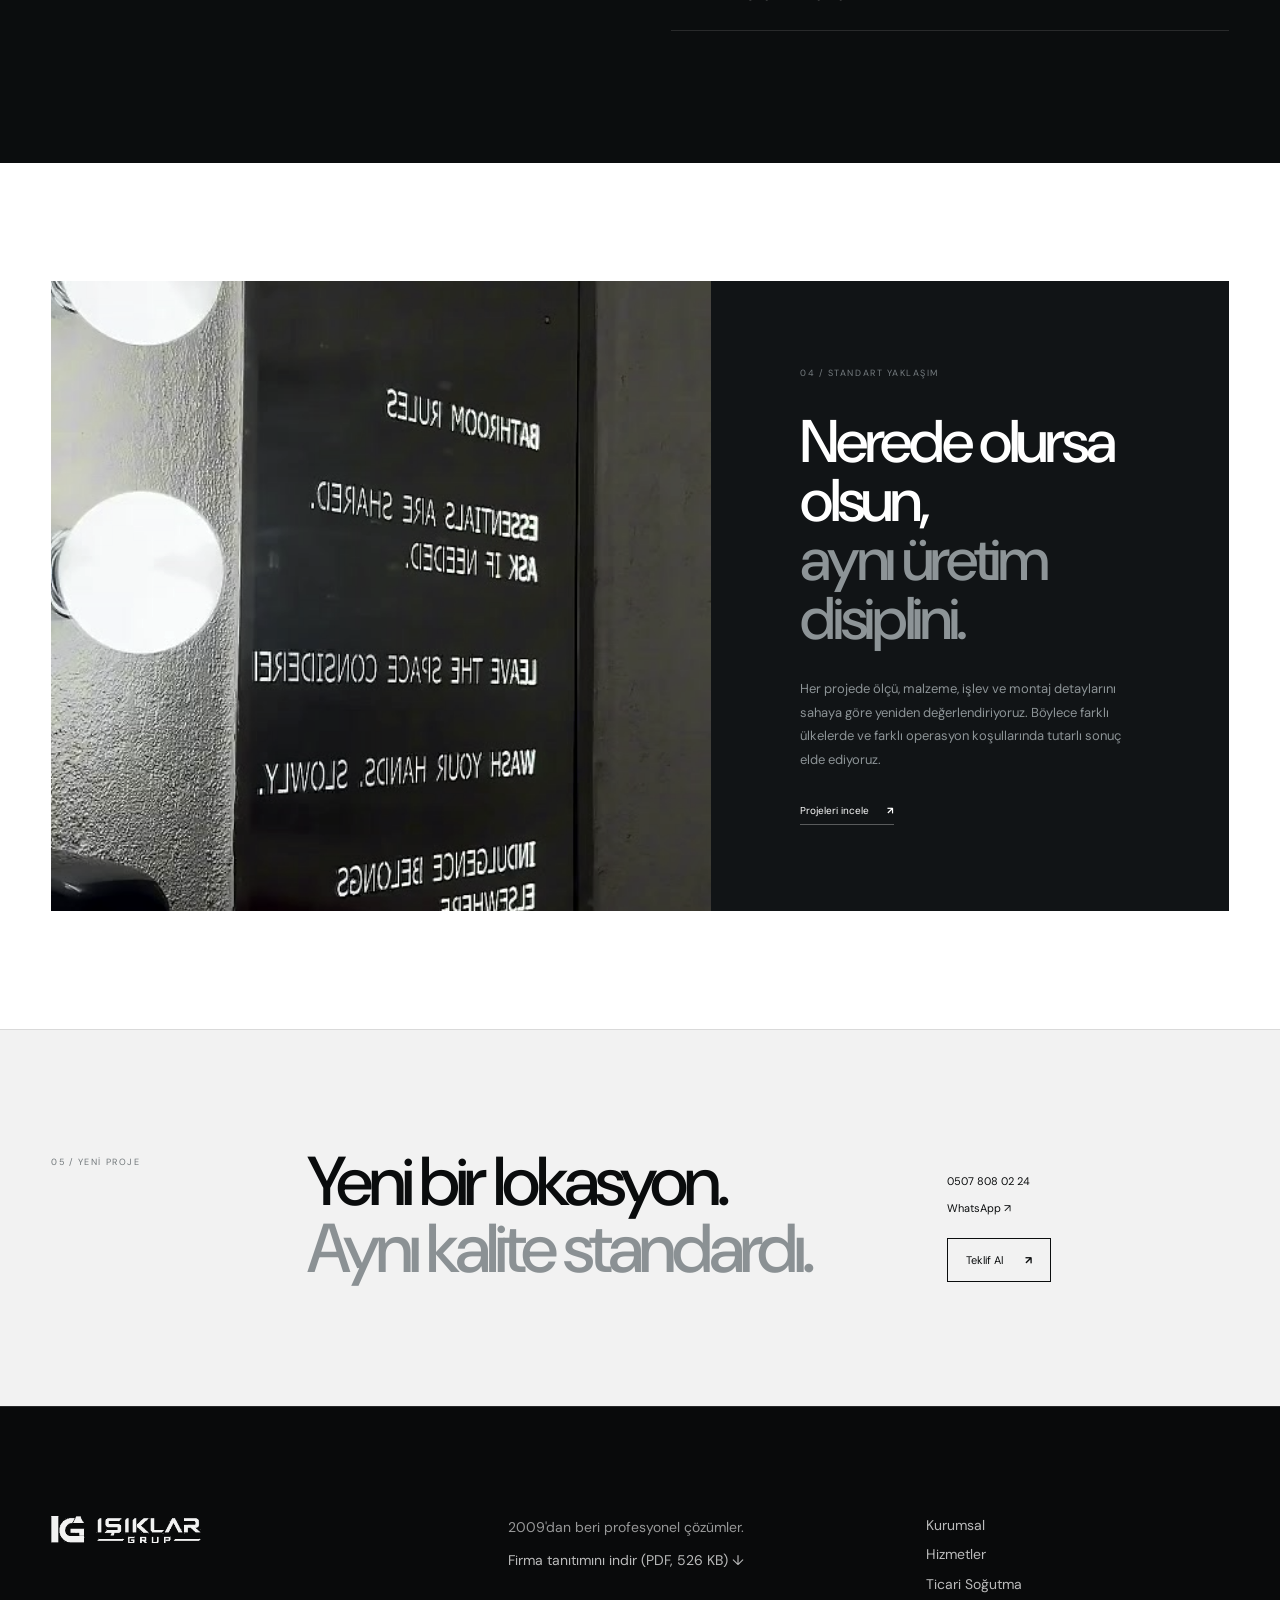
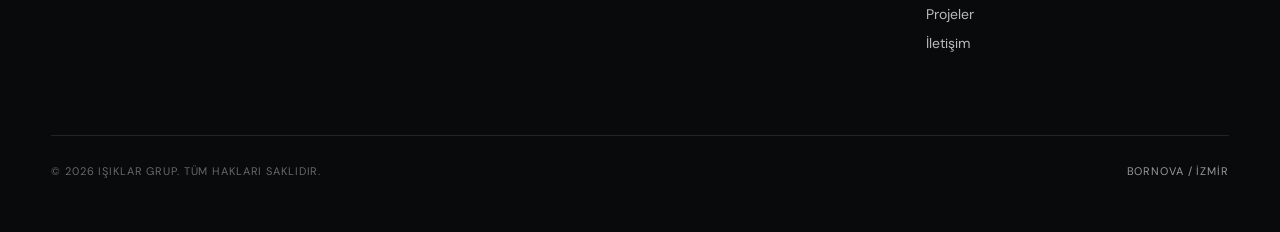
<file: referanslar.html>
<!DOCTYPE html>
<html lang="tr">
<head>
<meta charset="UTF-8">
<meta name="viewport" content="width=device-width, initial-scale=1.0">
<meta name="description" content="Işıklar Grup’un Türkiye ve Avrupa’daki referans ağını keşfedin. Endüstriyel mutfak, soğutma ve anahtar teslim proje deneyimi.">
<title>Referanslar | Işıklar Grup</title>
<link rel="preconnect" href="https://fonts.googleapis.com">
<link rel="preconnect" href="https://fonts.gstatic.com" crossorigin>
<link href="https://fonts.googleapis.com/css2?family=DM+Sans:wght@400;500;600&family=Manrope:wght@400;500;600&display=swap" rel="stylesheet">
<link rel="stylesheet" href="style.css">

<link rel="canonical" href="https://isiklar-grupp.enes-isik44.workers.dev/referanslar">
<meta name="theme-color" content="#101314">
<meta property="og:type" content="website">
<meta property="og:locale" content="tr_TR">
<meta property="og:site_name" content="Işıklar Grup">
<meta property="og:title" content="Referanslar | Işıklar Grup">
<meta property="og:description" content="Işıklar Grup’un Türkiye ve Avrupa’daki referans ağını keşfedin. Endüstriyel mutfak, soğutma ve anahtar teslim proje deneyimi.">
<meta property="og:url" content="https://isiklar-grupp.enes-isik44.workers.dev/referanslar">
<meta property="og:image" content="https://isiklar-grupp.enes-isik44.workers.dev/assets/images/social-preview.jpg">
<meta property="og:image:alt" content="Işıklar Grup · Endüstriyel mutfak ve soğutma">
<meta name="twitter:card" content="summary_large_image">
<link rel="stylesheet" href="enhancements.css">
</head>
<body class="inner-page dark-hero-page references-v8-page references-v9-page">
<a class="skip-link" href="#main-content">İçeriğe geç</a>

<header class="site-header" id="header">
  <div class="header-inner">
    <a class="brand" href="index.html"><img src="assets/images/logo.png" alt="Işıklar Grup" width="516" height="94"></a>
    <nav class="desktop-nav" aria-label="Ana menü">
      <div class="nav-item"><a href="index.html">Ana Sayfa</a></div>
      <div class="nav-item"><a href="kurumsal.html">Kurumsal</a>
        <div class="dropdown"><a href="kurumsal.html#hakkimizda">Hakkımızda</a><a href="kurumsal.html#degerler">Değerlerimiz</a><a href="kurumsal.html#surec">Çalışma Sürecimiz</a></div>
      </div>
      <div class="nav-item"><a href="hizmetler.html">Hizmetler</a>
        <div class="dropdown"><a href="hizmetler.html#anahtar-teslim">Anahtar Teslim Projeler</a><a href="hizmetler.html#endustriyel-mutfak">Endüstriyel Mutfak</a><a href="ticari-sogutma.html">Ticari Soğutma</a><a href="hizmetler.html#soguk-oda">Soğuk Oda Sistemleri</a><a href="hizmetler.html#krom-dekorasyon">Krom Dekorasyon</a></div>
      </div>
      <div class="nav-item"><a href="projeler.html">Projeler</a></div>
      <div class="nav-item"><a class="active" aria-current="page" href="referanslar.html">Referanslar</a></div>
      <div class="nav-item"><a href="iletisim.html">İletişim</a></div>
    </nav>
    <div class="header-actions"><a class="quote-btn" href="iletisim.html">Teklif Al <span>↗</span></a><button class="menu-btn" id="menuBtn" aria-controls="mobileMenu" aria-expanded="false" aria-label="Menüyü aç"><span></span><span></span></button></div>
  </div>
  <div class="mobile-menu" id="mobileMenu"><a href="index.html">Ana Sayfa</a><a href="kurumsal.html">Kurumsal</a><a href="hizmetler.html">Hizmetler</a><a href="ticari-sogutma.html">Ticari Soğutma</a><a href="projeler.html">Projeler</a><a href="referanslar.html">Referanslar</a><a href="iletisim.html">İletişim</a></div>
</header>

<main id="main-content" tabindex="-1">

<section class="references-v9-hero">
  <div class="references-v9-hero-media" style="background-image:url('assets/images/referanslar-hero.webp');"></div>
  <div class="references-v9-hero-shade"></div>

  <div class="wrap references-v9-hero-inner">
    <div class="references-v9-eyebrow reveal">
      <span>IŞIKLAR GRUP / REFERANSLAR</span>
      <span>2009 — 2026</span>
    </div>

    <div class="references-v9-hero-layout">
      <div class="references-v9-title reveal">
        <h1>Türkiye’den<br><span>Avrupa’ya.</span></h1>
      </div>

      <div class="references-v9-summary reveal delay-1">
        <p>Farklı coğrafyalarda, farklı işletme tiplerinde aynı teknik disiplini, üretim kalitesini ve saha yaklaşımını sürdürüyoruz.</p>
        <a href="#references-reach">Referans ağı <b>↓</b></a>
      </div>
    </div>

    <div class="references-v9-hero-strip reveal">
      <span>ENDÜSTRİYEL MUTFAK</span>
      <span>TİCARİ SOĞUTMA</span>
      <span>SOĞUK ODA</span>
      <span>KROM DEKORASYON</span>
      <span>ANAHTAR TESLİM</span>
    </div>
  </div>
</section>

<section class="references-v9-manifesto" id="references-reach">
  <div class="wrap references-v9-manifesto-grid reveal">
    <div class="references-v9-index">01 / COĞRAFİ ERİŞİM</div>

    <div class="references-v9-manifesto-title">
      <h2>Yerel üretim.<br><span>Uluslararası uygulama.</span></h2>
    </div>

    <div class="references-v9-manifesto-copy">
      <p>Türkiye genelindeki proje deneyimimizin yanında Almanya, Fransa, Belçika, Çekya ve İngiltere’de de uygulamalar gerçekleştirdik.</p>
      <div class="references-v9-facts">
        <div><strong>2009</strong><span>Kuruluş</span></div>
        <div><strong>TR</strong><span>Türkiye Geneli</span></div>
        <div><strong>5</strong><span>Avrupa Ülkesi</span></div>
      </div>
    </div>
  </div>
</section>

<section class="references-v9-network">
  <div class="wrap">
    <div class="references-v9-section-head reveal">
      <span>02 / REFERANS AĞI</span>
      <div>
        <h2>Farklı pazarlar.<br>Aynı üretim standardı.</h2>
        <p>Üretim ve saha uygulamasında değişmeyen yaklaşım: doğru ölçü, doğru malzeme ve sahaya uygun çözüm.</p>
      </div>
    </div>

    <div class="references-v9-country-list">
      <article class="references-v9-country reveal"><span class="references-v9-no">01</span><span class="references-v9-code">TR</span><div><h3>Türkiye</h3><p>Türkiye Geneli</p></div><i>↗</i></article>
      <article class="references-v9-country reveal"><span class="references-v9-no">02</span><span class="references-v9-code">DE</span><div><h3>Almanya</h3><p>Germany</p></div><i>↗</i></article>
      <article class="references-v9-country reveal"><span class="references-v9-no">03</span><span class="references-v9-code">FR</span><div><h3>Fransa</h3><p>France</p></div><i>↗</i></article>
      <article class="references-v9-country reveal"><span class="references-v9-no">04</span><span class="references-v9-code">BE</span><div><h3>Belçika</h3><p>Belgium</p></div><i>↗</i></article>
      <article class="references-v9-country reveal"><span class="references-v9-no">05</span><span class="references-v9-code">CZ</span><div><h3>Çekya</h3><p>Czechia</p></div><i>↗</i></article>
      <article class="references-v9-country reveal"><span class="references-v9-no">06</span><span class="references-v9-code">UK</span><div><h3>İngiltere</h3><p>United Kingdom</p></div><i>↗</i></article>
    </div>
  </div>
</section>

<section class="references-v9-industries">
  <div class="wrap references-v9-industries-grid">
    <div class="references-v9-industries-copy reveal">
      <span>03 / ÇALIŞTIĞIMIZ ALANLAR</span>
      <h2>Farklı operasyonlar.<br><em>Tek teknik yaklaşım.</em></h2>
      <p>Her işletmenin çalışma düzeni farklıdır. Projelendirmeyi, üretimi ve uygulamayı bu operasyonun ihtiyaçlarına göre şekillendiriyoruz.</p>
    </div>

    <div class="references-v9-industries-list reveal delay-1">
      <div><small>01</small><strong>Restoran</strong></div>
      <div><small>02</small><strong>Kafe</strong></div>
      <div><small>03</small><strong>Pastane</strong></div>
      <div><small>04</small><strong>Fırın</strong></div>
      <div><small>05</small><strong>Kasap & Şarküteri</strong></div>
      <div><small>06</small><strong>Otel & Konaklama</strong></div>
      <div><small>07</small><strong>Üretim Alanları</strong></div>
    </div>
  </div>
</section>

<section class="references-v9-standard">
  <div class="wrap">
    <div class="references-v9-standard-card reveal">
      <div class="references-v9-standard-image"></div>
      <div class="references-v9-standard-content">
        <span>04 / STANDART YAKLAŞIM</span>
        <h2>Nerede olursa olsun,<br><em>aynı üretim disiplini.</em></h2>
        <p>Her projede ölçü, malzeme, işlev ve montaj detaylarını sahaya göre yeniden değerlendiriyoruz. Böylece farklı ülkelerde ve farklı operasyon koşullarında tutarlı sonuç elde ediyoruz.</p>
        <a href="projeler.html">Projeleri incele <b>↗</b></a>
      </div>
    </div>
  </div>
</section>

<section class="references-v9-cta">
  <div class="wrap references-v9-cta-grid reveal">
    <span>05 / YENİ PROJE</span>
    <h2>Yeni bir lokasyon.<br><em>Aynı kalite standardı.</em></h2>
    <div>
      <a href="tel:+905078080224">0507 808 02 24</a>
      <a href="https://wa.me/905078080224" target="_blank" rel="noopener">WhatsApp ↗</a>
      <a class="references-v9-cta-button" href="iletisim.html">Teklif Al <b>↗</b></a>
    </div>
  </div>
</section>

</main>

<footer>
  <div class="wrap footer-grid"><img src="assets/images/logo.png" alt="Işıklar Grup" width="516" height="94"><p>2009'dan beri profesyonel çözümler.<br><a class="brochure-link" href="assets/documents/firma-tanitimi.pdf" download>Firma tanıtımını indir (PDF, 526 KB) ↓</a></p><div><a href="kurumsal.html">Kurumsal</a><a href="hizmetler.html">Hizmetler</a><a href="ticari-sogutma.html">Ticari Soğutma</a><a href="projeler.html">Projeler</a><a href="iletisim.html">İletişim</a></div></div>
  <div class="wrap credits">© 2026 Işıklar Grup. Tüm hakları saklıdır.<span>Bornova / İzmir</span></div>
</footer>

<a class="floating-wa" href="https://wa.me/905078080224" target="_blank" rel="noopener" aria-label="WhatsApp'tan yaz"><span>WA</span></a>
<script src="app.js"></script>
<script src="enhancements.js"></script>
</body>
</html>
</file>
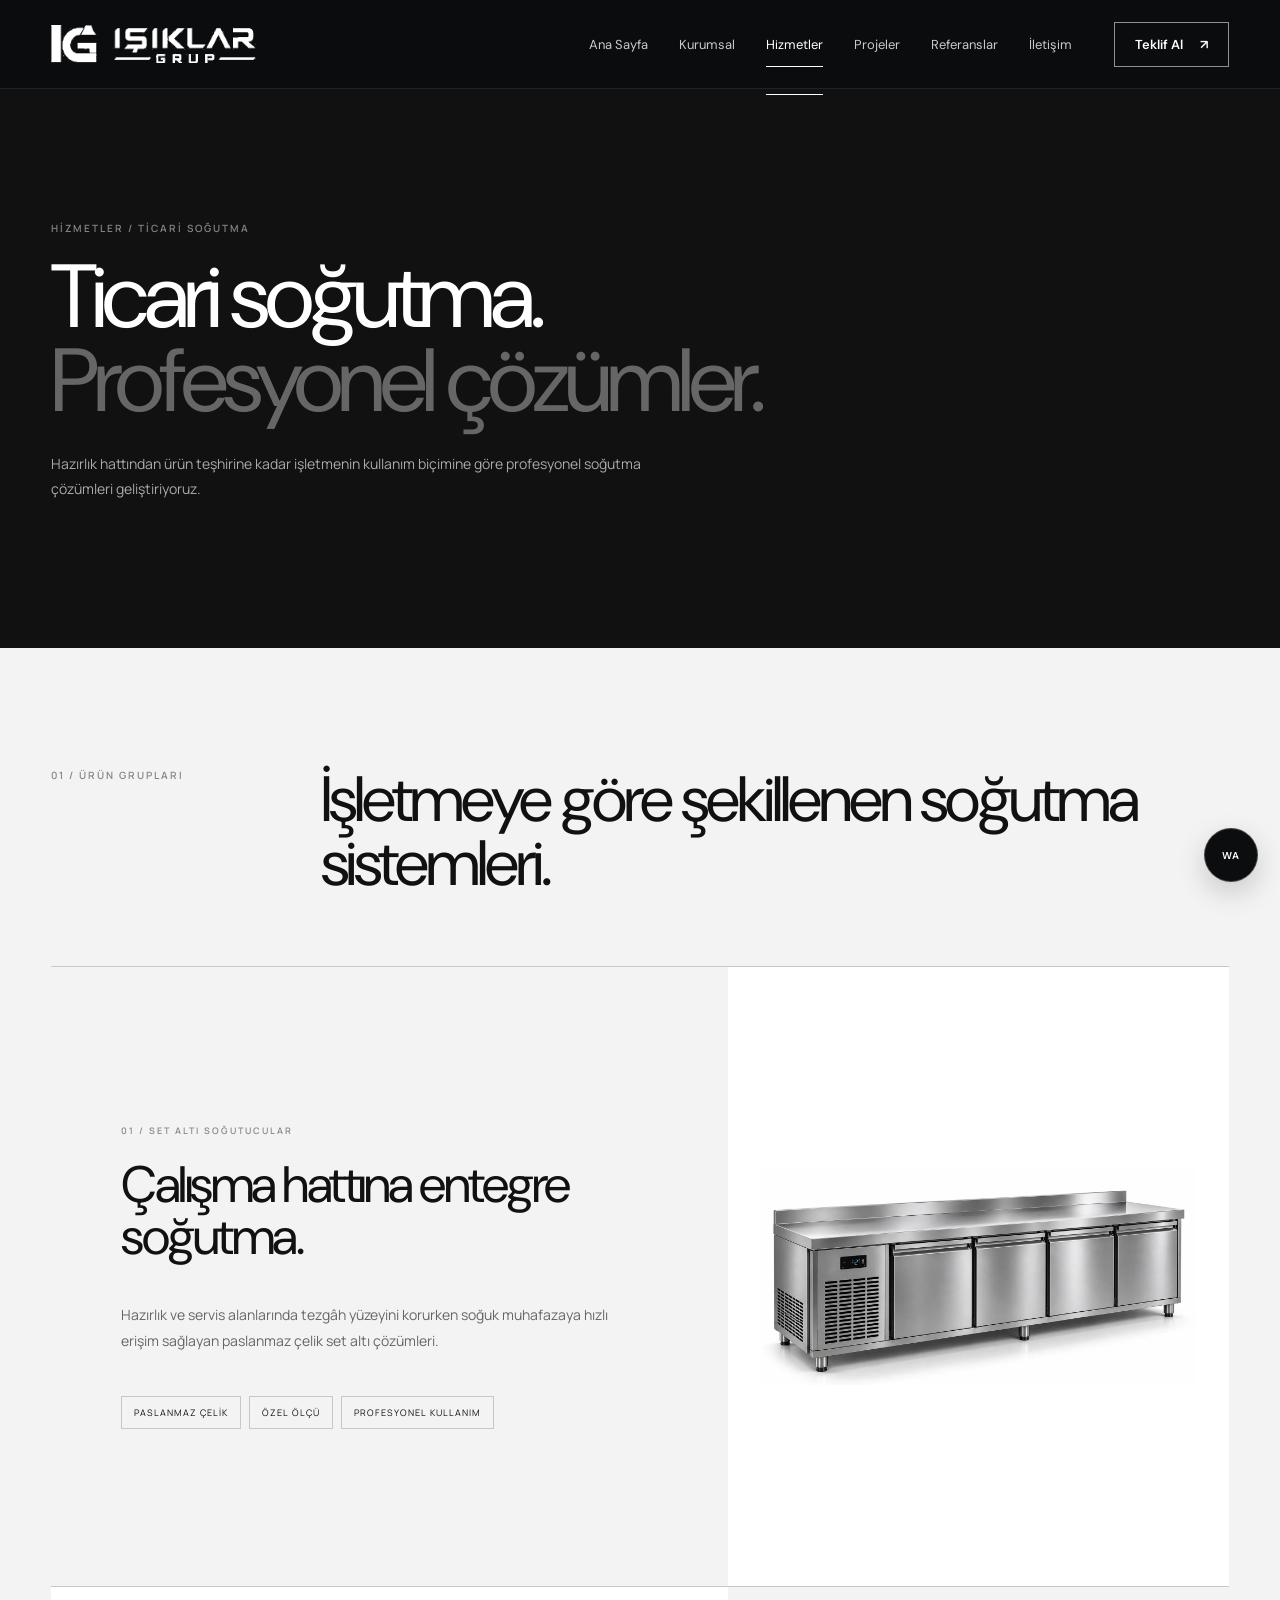
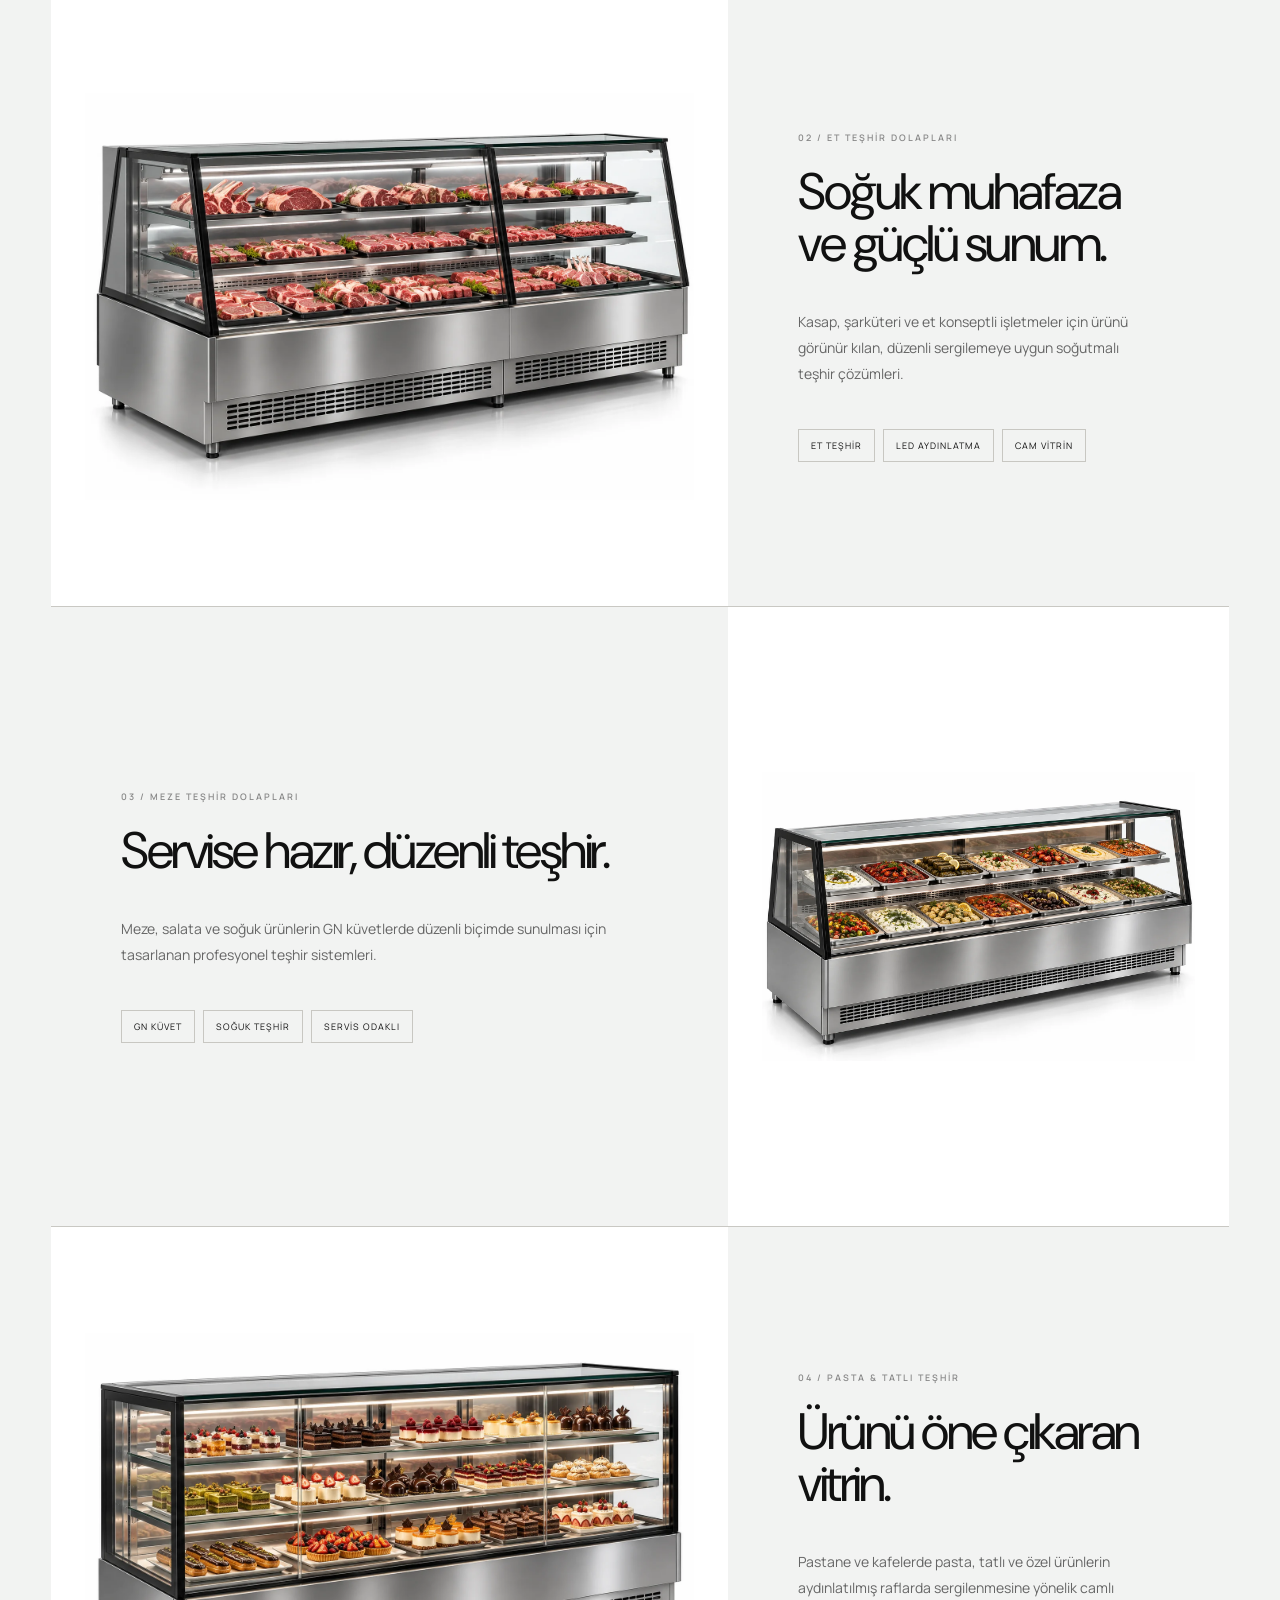
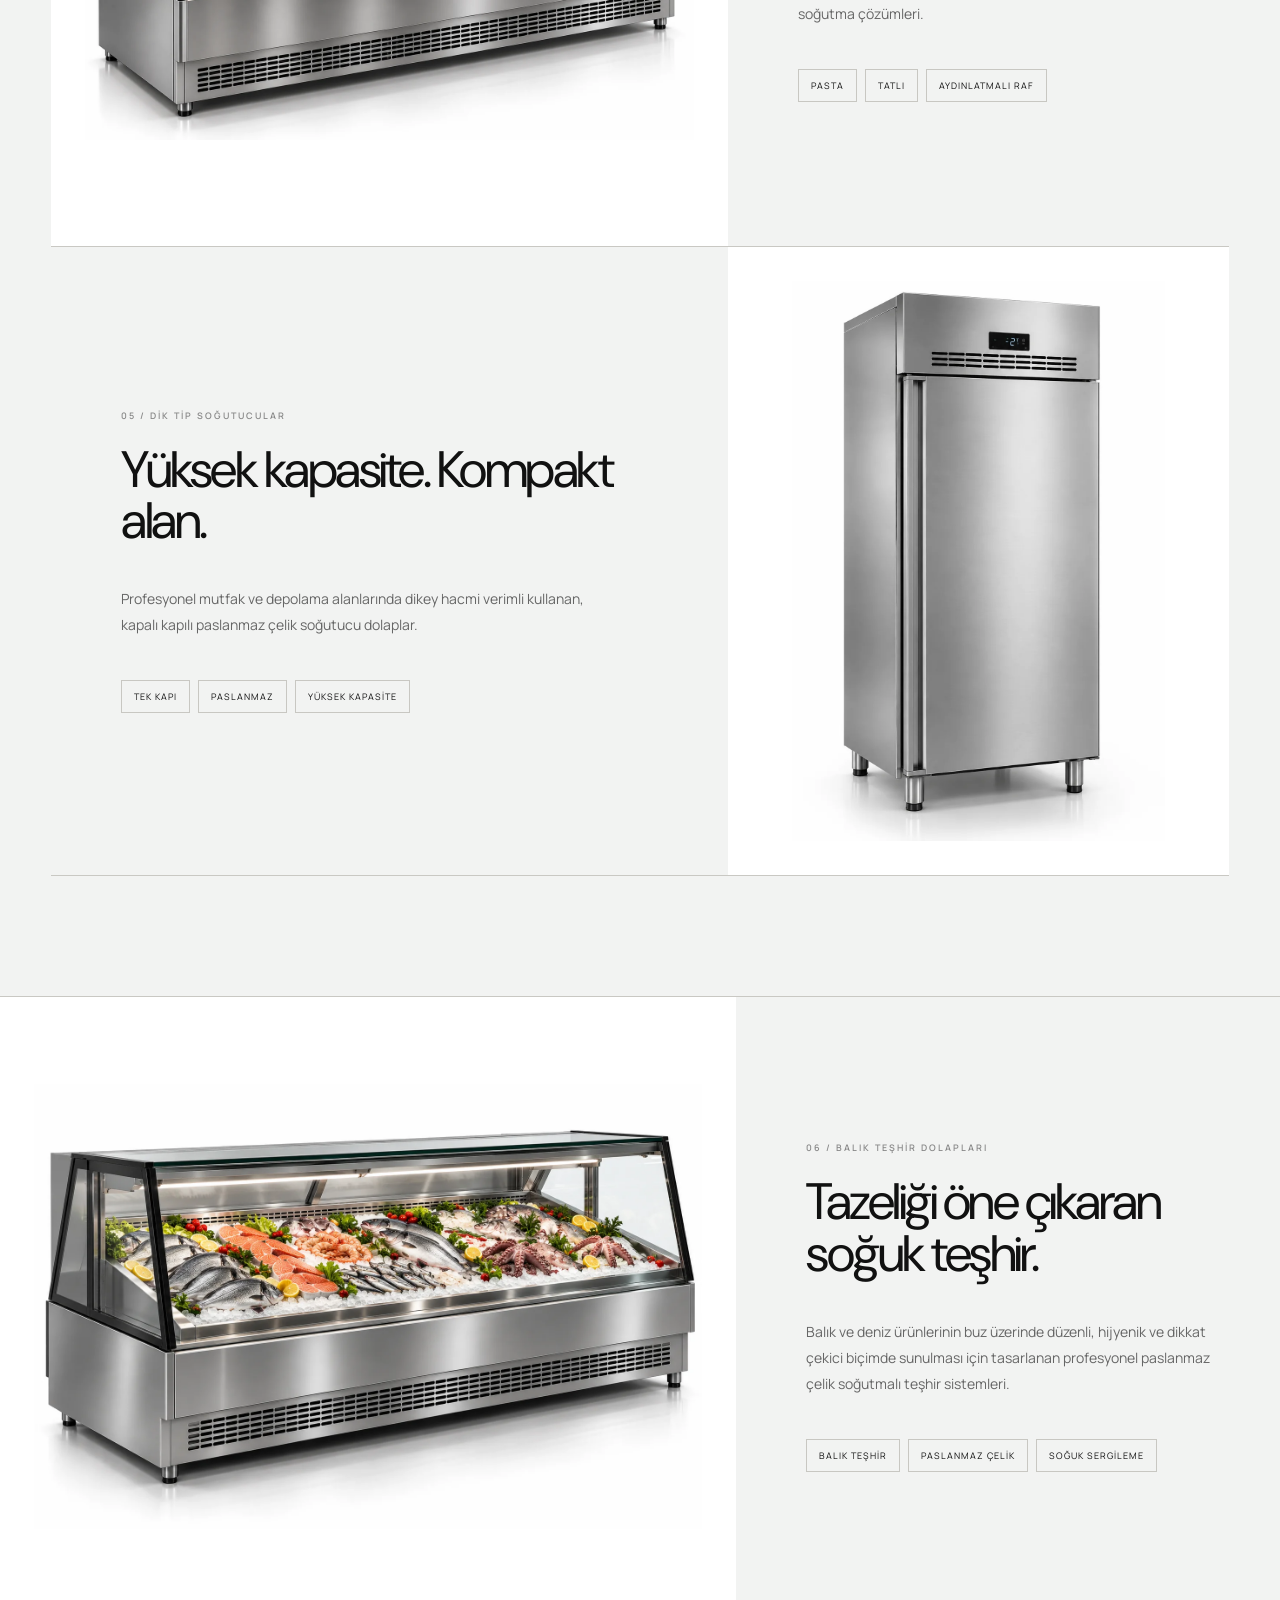
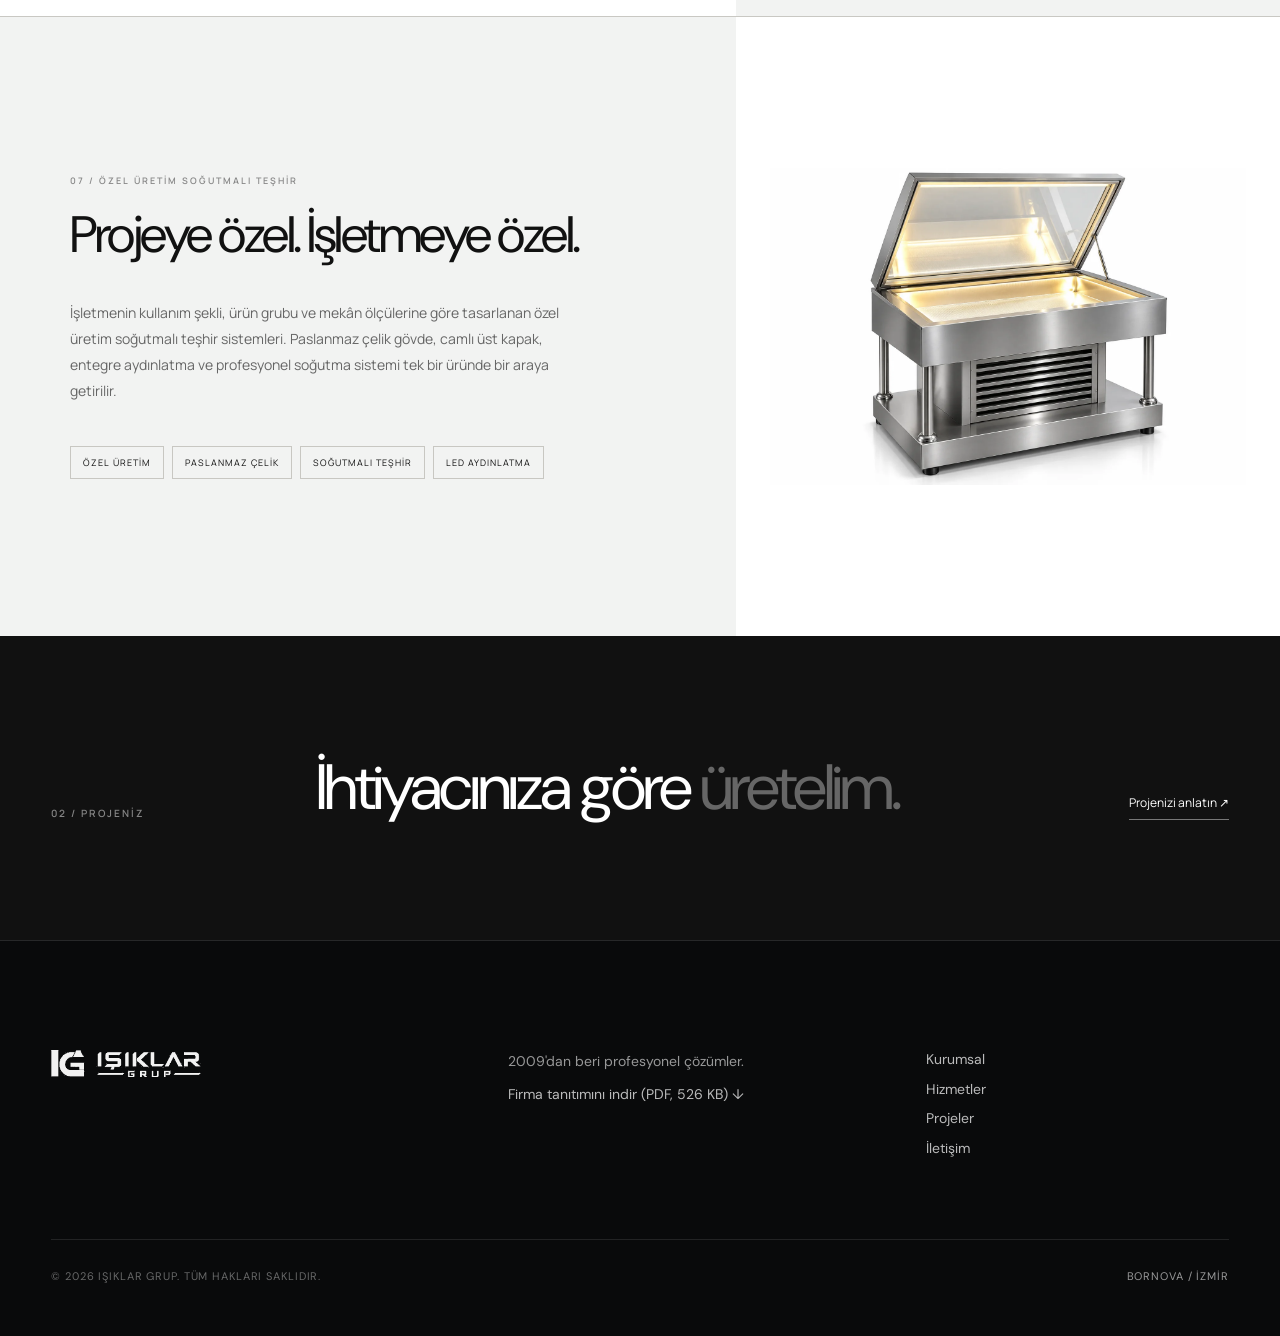
<file: ticari-sogutma.html>
<!DOCTYPE html>
<html lang="tr">
<head>
<meta charset="UTF-8"><meta name="viewport" content="width=device-width,initial-scale=1.0">
<title>Ticari Soğutma | Işıklar Grup</title>
<meta name="description" content="Set altı ve dik tip soğutucular, et, meze, pasta ve tatlı teşhir sistemleri. Işıklar Grup ile projeye özel ticari soğutma çözümleri.">
<link rel="preconnect" href="https://fonts.googleapis.com"><link rel="preconnect" href="https://fonts.gstatic.com" crossorigin>
<link href="https://fonts.googleapis.com/css2?family=DM+Sans:wght@400;500;600&family=Manrope:wght@400;500;600&display=swap" rel="stylesheet">
<link rel="stylesheet" href="style.css">
<style>
body{background:#f4f3ef;color:#111}.cool-hero{min-height:72vh;background:#111;color:#fff;display:flex;align-items:flex-end;padding:160px 0 72px}.cool-hero h1{font:400 clamp(58px,7vw,108px)/.94 'DM Sans';letter-spacing:-5px;margin:20px 0 28px}.cool-hero h1 span{color:#666}.cool-hero p{max-width:650px;color:#aaa;font:14px/1.8 Manrope}.eyebrow{font:600 10px Manrope;letter-spacing:2px;color:#858585}.catalog{padding:120px 0}.catalog-head{display:grid;grid-template-columns:210px 1fr;gap:60px;margin-bottom:70px}.catalog-head h2{font:400 clamp(46px,5vw,76px)/1 'DM Sans';letter-spacing:-3px;margin:0}.product{display:grid;grid-template-columns:1.15fr .85fr;min-height:620px;border-top:1px solid #c9c8c3}.product:last-child{border-bottom:1px solid #c9c8c3}.product:nth-child(even) .product-img{order:2}.product:nth-child(even) .product-copy{order:1}.product-img{background:#fff;display:flex;align-items:center;justify-content:center;padding:34px;overflow:hidden}.product-img img{width:100%;height:100%;max-height:560px;object-fit:contain;transition:transform .6s ease}.product:hover img{transform:scale(1.025)}.product-copy{padding:70px;display:flex;flex-direction:column;justify-content:center}.product-copy small{font:600 9px Manrope;letter-spacing:2px;color:#888}.product-copy h3{font:400 clamp(38px,4vw,62px)/1 'DM Sans';letter-spacing:-2.5px;margin:22px 0 26px}.product-copy p{font:14px/1.85 Manrope;color:#666;max-width:500px}.product-tags{display:flex;gap:8px;flex-wrap:wrap;margin-top:28px}.product-tags span{border:1px solid #c8c7c2;padding:9px 12px;font:9px Manrope;letter-spacing:1px}.cool-cta{background:#111;color:#fff;padding:120px 0}.cool-cta .wrap{display:grid;grid-template-columns:210px 1fr auto;gap:55px;align-items:end}.cool-cta h2{font:400 clamp(46px,5vw,76px)/1 'DM Sans';letter-spacing:-3px;margin:0}.cool-cta h2 span{color:#666}.cool-cta a{color:#fff;text-decoration:none;border-bottom:1px solid #777;padding-bottom:8px;font:12px Manrope}@media(max-width:900px){.catalog-head,.cool-cta .wrap{grid-template-columns:1fr}.product{grid-template-columns:1fr}.product:nth-child(even) .product-img,.product:nth-child(even) .product-copy{order:initial}.product-img{min-height:420px}.product-copy{padding:50px 0 70px}.cool-hero h1{letter-spacing:-3px}}
</style>

<link rel="canonical" href="https://isiklar-grupp.enes-isik44.workers.dev/ticari-sogutma">
<meta name="theme-color" content="#101314">
<meta property="og:type" content="website">
<meta property="og:locale" content="tr_TR">
<meta property="og:site_name" content="Işıklar Grup">
<meta property="og:title" content="Ticari Soğutma | Işıklar Grup">
<meta property="og:description" content="Set altı ve dik tip soğutucular, et, meze, pasta ve tatlı teşhir sistemleri. Işıklar Grup ile projeye özel ticari soğutma çözümleri.">
<meta property="og:url" content="https://isiklar-grupp.enes-isik44.workers.dev/ticari-sogutma">
<meta property="og:image" content="https://isiklar-grupp.enes-isik44.workers.dev/assets/images/social-preview.jpg">
<meta property="og:image:alt" content="Işıklar Grup · Endüstriyel mutfak ve soğutma">
<meta name="twitter:card" content="summary_large_image">
<link rel="stylesheet" href="enhancements.css">
</head>
<body class="inner-page dark-hero-page">
<a class="skip-link" href="#main-content">İçeriğe geç</a>
<header class="site-header" id="header"><div class="header-inner"><a class="brand" href="index.html"><img src="assets/images/logo.png" alt="Işıklar Grup" width="516" height="94"></a><nav class="desktop-nav" aria-label="Ana menü"><div class="nav-item"><a href="index.html">Ana Sayfa</a></div><div class="nav-item"><a href="kurumsal.html">Kurumsal</a></div><div class="nav-item"><a class="active" aria-current="page" href="hizmetler.html">Hizmetler</a><div class="dropdown"><a href="hizmetler.html#anahtar-teslim">Anahtar Teslim Projeler</a><a href="hizmetler.html#endustriyel-mutfak">Endüstriyel Mutfak</a><a href="ticari-sogutma.html">Ticari Soğutma</a><a href="hizmetler.html#soguk-oda">Soğuk Oda Sistemleri</a><a href="hizmetler.html#krom-dekorasyon">Krom Dekorasyon</a></div></div><div class="nav-item"><a href="projeler.html">Projeler</a></div><div class="nav-item"><a href="referanslar.html">Referanslar</a></div><div class="nav-item"><a href="iletisim.html">İletişim</a></div></nav><div class="header-actions"><a class="quote-btn" href="iletisim.html">Teklif Al <span>↗</span></a><button class="menu-btn" id="menuBtn" aria-controls="mobileMenu" aria-expanded="false"><span></span><span></span></button></div></div><div class="mobile-menu" id="mobileMenu"><a href="index.html">Ana Sayfa</a><a href="kurumsal.html">Kurumsal</a><a href="hizmetler.html">Hizmetler</a><a href="projeler.html">Projeler</a><a href="referanslar.html">Referanslar</a><a href="iletisim.html">İletişim</a></div></header>
<main id="main-content" tabindex="-1">
<section class="cool-hero"><div class="wrap"><div class="eyebrow">HİZMETLER / TİCARİ SOĞUTMA</div><h1>Ticari soğutma.<br><span>Profesyonel çözümler.</span></h1><p>Hazırlık hattından ürün teşhirine kadar işletmenin kullanım biçimine göre profesyonel soğutma çözümleri geliştiriyoruz.</p></div></section>
<section class="catalog"><div class="wrap"><div class="catalog-head"><div class="eyebrow">01 / ÜRÜN GRUPLARI</div><h2>İşletmeye göre şekillenen soğutma sistemleri.</h2></div>
<article class="product"><div class="product-img"><img src="assets/images/ticari-sogutma/set-alti.webp" alt="Set altı soğutucu dolap" width="1600" height="800" loading="lazy" decoding="async"></div><div class="product-copy"><small>01 / SET ALTI SOĞUTUCULAR</small><h3>Çalışma hattına entegre soğutma.</h3><p>Hazırlık ve servis alanlarında tezgâh yüzeyini korurken soğuk muhafazaya hızlı erişim sağlayan paslanmaz çelik set altı çözümleri.</p><div class="product-tags"><span>PASLANMAZ ÇELİK</span><span>ÖZEL ÖLÇÜ</span><span>PROFESYONEL KULLANIM</span></div></div></article>
<article class="product"><div class="product-img"><img src="assets/images/ticari-sogutma/et-teshir.webp" alt="Et teşhir dolabı" width="1536" height="1024" loading="lazy" decoding="async"></div><div class="product-copy"><small>02 / ET TEŞHİR DOLAPLARI</small><h3>Soğuk muhafaza ve güçlü sunum.</h3><p>Kasap, şarküteri ve et konseptli işletmeler için ürünü görünür kılan, düzenli sergilemeye uygun soğutmalı teşhir çözümleri.</p><div class="product-tags"><span>ET TEŞHİR</span><span>LED AYDINLATMA</span><span>CAM VİTRİN</span></div></div></article>
<article class="product"><div class="product-img"><img src="assets/images/ticari-sogutma/meze-teshir.webp" alt="Meze teşhir dolabı" width="1536" height="1024" loading="lazy" decoding="async"></div><div class="product-copy"><small>03 / MEZE TEŞHİR DOLAPLARI</small><h3>Servise hazır, düzenli teşhir.</h3><p>Meze, salata ve soğuk ürünlerin GN küvetlerde düzenli biçimde sunulması için tasarlanan profesyonel teşhir sistemleri.</p><div class="product-tags"><span>GN KÜVET</span><span>SOĞUK TEŞHİR</span><span>SERVİS ODAKLI</span></div></div></article>
<article class="product"><div class="product-img"><img src="assets/images/ticari-sogutma/pasta-tatli-teshir.webp" alt="Pasta ve tatlı teşhir dolabı" width="1536" height="1024" loading="lazy" decoding="async"></div><div class="product-copy"><small>04 / PASTA & TATLI TEŞHİR</small><h3>Ürünü öne çıkaran vitrin.</h3><p>Pastane ve kafelerde pasta, tatlı ve özel ürünlerin aydınlatılmış raflarda sergilenmesine yönelik camlı soğutma çözümleri.</p><div class="product-tags"><span>PASTA</span><span>TATLI</span><span>AYDINLATMALI RAF</span></div></div></article>
<article class="product"><div class="product-img"><img src="assets/images/ticari-sogutma/dik-tip.webp" alt="Tek kapılı dik tip soğutucu dolap" width="1024" height="1536" loading="lazy" decoding="async"></div><div class="product-copy"><small>05 / DİK TİP SOĞUTUCULAR</small><h3>Yüksek kapasite. Kompakt alan.</h3><p>Profesyonel mutfak ve depolama alanlarında dikey hacmi verimli kullanan, kapalı kapılı paslanmaz çelik soğutucu dolaplar.</p><div class="product-tags"><span>TEK KAPI</span><span>PASLANMAZ</span><span>YÜKSEK KAPASİTE</span></div></div></article>
</div></section>
<article class="product reveal"><div class="product-img"><img src="assets/images/ticari-sogutma/balik-teshir.webp" alt="Profesyonel balık ve deniz ürünleri teşhir dolabı" width="1536" height="1024" loading="lazy" decoding="async"></div><div class="product-copy"><small>06 / BALIK TEŞHİR DOLAPLARI</small><h3>Tazeliği öne çıkaran soğuk teşhir.</h3><p>Balık ve deniz ürünlerinin buz üzerinde düzenli, hijyenik ve dikkat çekici biçimde sunulması için tasarlanan profesyonel paslanmaz çelik soğutmalı teşhir sistemleri.</p><div class="product-tags"><span>BALIK TEŞHİR</span><span>PASLANMAZ ÇELİK</span><span>SOĞUK SERGİLEME</span></div></div></article>

<article class="product reveal"><div class="product-img"><img src="assets/images/ticari-sogutma/ozel-uretim-teshir.webp" alt="Özel üretim paslanmaz çelik soğutmalı teşhir dolabı" width="1536" height="1024" loading="lazy" decoding="async"></div><div class="product-copy"><small>07 / ÖZEL ÜRETİM SOĞUTMALI TEŞHİR</small><h3>Projeye özel. İşletmeye özel.</h3><p>İşletmenin kullanım şekli, ürün grubu ve mekân ölçülerine göre tasarlanan özel üretim soğutmalı teşhir sistemleri. Paslanmaz çelik gövde, camlı üst kapak, entegre aydınlatma ve profesyonel soğutma sistemi tek bir üründe bir araya getirilir.</p><div class="product-tags"><span>ÖZEL ÜRETİM</span><span>PASLANMAZ ÇELİK</span><span>SOĞUTMALI TEŞHİR</span><span>LED AYDINLATMA</span></div></div></article>

<section class="cool-cta"><div class="wrap"><div class="eyebrow">02 / PROJENİZ</div><h2>İhtiyacınıza göre <span>üretelim.</span></h2><a href="iletisim.html">Projenizi anlatın ↗</a></div></section>
</main>
<footer><div class="wrap footer-grid"><img src="assets/images/logo.png" alt="Işıklar Grup" width="516" height="94"><p>2009'dan beri profesyonel çözümler.<br><a class="brochure-link" href="assets/documents/firma-tanitimi.pdf" download>Firma tanıtımını indir (PDF, 526 KB) ↓</a></p><div><a href="kurumsal.html">Kurumsal</a><a href="hizmetler.html">Hizmetler</a><a href="projeler.html">Projeler</a><a href="iletisim.html">İletişim</a></div></div><div class="wrap credits">© 2026 Işıklar Grup. Tüm hakları saklıdır.<span>Bornova / İzmir</span></div></footer>
<a class="floating-wa" href="https://wa.me/905078080224" target="_blank"><span>WA</span></a><script src="app.js"></script>
<script src="enhancements.js"></script>
</body></html>
</file>
<file: style.css>
/* =========================================================
   IŞIKLAR GRUP — CLEAN MASTER STYLESHEET
   Cleaned from accumulated drafts. Current V8 + active page styles retained.
========================================================= */
:root{--ink:#0a0c0d;--char:#111416;--paper:#f2f3f2;--line:rgba(255,255,255,.17);--muted:#adb0b2;--blackline:rgba(15,18,20,.14);--max:1450px}*{box-sizing:border-box}html{scroll-behavior:smooth}body{margin:0;background:#eceeed;color:#111;font-family:"DM Sans",Arial,sans-serif}.wrap{width:min(var(--max),92vw);margin:auto}a{text-decoration:none;color:inherit}button{font:inherit}.site-header{position:fixed;z-index:50;top:0;left:0;right:0;color:#fff;border-bottom:1px solid transparent;transition:.35s}.site-header.scrolled{background:rgba(8,10,11,.94);backdrop-filter:blur(18px);border-color:rgba(255,255,255,.1)}.header-inner{height:88px;width:min(var(--max),92vw);margin:auto;display:flex;align-items:center;gap:42px}.brand img{width:205px;filter:brightness(0) invert(1);display:block}.desktop-nav{display:flex;gap:31px;margin-left:auto}.desktop-nav a{font-size:13px;opacity:.78;padding:34px 0;position:relative}.desktop-nav a:hover,.desktop-nav .active{opacity:1}.desktop-nav .active:after{content:"";position:absolute;height:1px;background:#fff;left:0;right:0;bottom:20px}.header-actions{display:flex;align-items:center;gap:18px}.quote-btn{border:1px solid rgba(255,255,255,.6);padding:13px 20px;font-weight:600;font-size:13px}.quote-btn span{padding-left:14px}.menu-btn{display:none;background:transparent;border:0;width:36px;height:36px}.menu-btn span{display:block;width:22px;height:1px;background:#fff;margin:6px auto}.mobile-menu{display:none;background:#0c0f10;padding:20px 4vw 28px;flex-direction:column}.mobile-menu.open{display:flex}.mobile-menu a{padding:13px 0;border-bottom:1px solid #292d2f}.hero{height:min(840px,94vh);min-height:690px;position:relative;color:#fff;overflow:hidden}.hero-bg{position:absolute;inset:0;background-image:url('https://images.pexels.com/photos/28704740/pexels-photo-28704740/free-photo-of-commercial-kitchen-with-stainless-steel-equipment.jpeg?auto=compress&cs=tinysrgb&w=2200');background-size:cover;background-position:center 50%;transform:scale(1.02)}.hero-shade{position:absolute;inset:0;background:linear-gradient(90deg,rgba(4,6,7,.92) 0%,rgba(4,6,7,.7) 35%,rgba(4,6,7,.18) 70%,rgba(4,6,7,.38) 100%),linear-gradient(0deg,rgba(4,6,7,.38),transparent 50%)}.hero-grid-lines{position:absolute;inset:0;background-image:linear-gradient(90deg,transparent calc(25% - 1px),rgba(255,255,255,.06) 25%,transparent calc(25% + 1px),transparent calc(50% - 1px),rgba(255,255,255,.05) 50%,transparent calc(50% + 1px),transparent calc(75% - 1px),rgba(255,255,255,.05) 75%,transparent calc(75% + 1px));pointer-events:none}.hero-content{position:relative;height:100%;display:grid;grid-template-columns:1fr 260px;align-items:center;padding-top:64px}.hero-copy{max-width:690px}.eyebrow{font-size:11px;letter-spacing:.32em;font-weight:600;color:#d9dada}.hero h1,.section-head h2,.story h2,.world h2,.contact h2{font-family:"Playfair Display",Georgia,serif;font-weight:500;margin:18px 0;line-height:1.02}.hero h1{font-size:clamp(55px,6.4vw,100px)}h1 em,h2 em{font-style:normal;color:#c1c5c7}.hero-copy p{font-family:Manrope,sans-serif;font-size:16px;line-height:1.75;max-width:560px;color:#d4d6d7}.hero-buttons{display:flex;gap:12px;margin-top:34px}.primary-btn,.ghost-btn{display:inline-flex;align-items:center;justify-content:space-between;gap:25px;padding:15px 21px;font-size:13px;font-weight:600;transition:.25s}.primary-btn{background:#fff;color:#111}.primary-btn:hover{transform:translateY(-2px)}.ghost-btn{border:1px solid rgba(255,255,255,.55);color:#fff}.hero-side-note{justify-self:end;align-self:end;margin-bottom:115px;width:175px;font-size:12px;line-height:1.45;color:#e4e4e4;display:flex;flex-direction:column}.thin-line{height:1px;background:#fff;margin-bottom:28px}.hero-index{position:absolute;left:0;right:0;bottom:35px;display:flex;gap:14px;align-items:center;font-size:11px}.hero-index i{width:75px;height:1px;background:#fff;opacity:.8}.facts{background:#f4f5f4;border-bottom:1px solid #d8dbda}.facts-grid{min-height:110px;display:grid;grid-template-columns:repeat(4,1fr)}.fact{display:flex;align-items:center;justify-content:center;gap:20px;border-right:1px solid #d9dcdb}.fact:last-child{border:0}.fact-icon{font-size:28px}.fact strong,.fact small{display:block}.fact strong{font-size:18px}.fact small{font-size:9px;letter-spacing:.14em;color:#74787a;margin-top:5px}.dark-section{background:radial-gradient(circle at 45% -20%,#24282b 0,#121517 34%,#090b0c 78%);color:#fff}.services{padding:77px 0 85px}.section-head{display:flex;justify-content:space-between;align-items:flex-end;margin-bottom:38px}.section-head h2{font-size:clamp(38px,4.2vw,60px);margin-bottom:0}.text-link{font-size:12px;color:#e4e4e4;margin-bottom:8px}.text-link span{padding-left:14px}.service-grid{display:grid;grid-template-columns:repeat(5,1fr);gap:1px;background:#343839}.service-card{background:#0c0f10;min-width:0}.service-image{height:245px;background-size:cover;background-position:center;filter:saturate(.72) contrast(1.04);transition:.45s}.service-card:hover .service-image{transform:scale(1.015);filter:saturate(1)}.internet-1{background-image:url('https://images.pexels.com/photos/6375553/pexels-photo-6375553.jpeg?auto=compress&cs=tinysrgb&w=1100')}.internet-2{background-image:url('https://images.pexels.com/photos/34276646/pexels-photo-34276646/free-photo-of-professional-kitchen-with-pots-and-pans-on-stove.jpeg?auto=compress&cs=tinysrgb&w=1100')}.internet-3{background-image:url('https://images.pexels.com/photos/28133837/pexels-photo-28133837/free-photo-of-a-kitchen-with-a-counter-and-a-sink.jpeg?auto=compress&cs=tinysrgb&w=1100')}.cold-room{background-image:linear-gradient(rgba(5,7,8,.16),rgba(5,7,8,.16)),url('https://images.pexels.com/photos/6375553/pexels-photo-6375553.jpeg?auto=compress&cs=tinysrgb&w=1100');background-position:70% 50%}.steel-detail{background-image:url('https://images.pexels.com/photos/28704740/pexels-photo-28704740/free-photo-of-commercial-kitchen-with-stainless-steel-equipment.jpeg?auto=compress&cs=tinysrgb&w=1100');background-position:65% 60%}.service-body{padding:22px 17px 25px;min-height:255px;position:relative}.service-body>span{font-size:10px;color:#6f7577}.service-body h3{font-family:"Playfair Display",Georgia,serif;font-size:23px;font-weight:500;line-height:1.08;margin:17px 0 11px}.service-body p{font-size:12px;color:#aeb2b3;line-height:1.58;margin:0}.service-body a{position:absolute;left:17px;bottom:23px;font-size:11px}.projects{padding:75px 0 84px;background:#e9ebea}.eyebrow.dark{color:#697073}.projects-head h2{color:#131617}.projects-head h2 em,.world h2 em{color:#4e5558}.project-hint{font-size:11px;color:#686d6f;padding-bottom:10px}.project-grid{display:grid;grid-template-columns:repeat(5,1fr);gap:10px}.project-card{position:relative;border:0;padding:0;background:#111;aspect-ratio:.76;overflow:hidden;text-align:left;cursor:pointer}.project-card img{width:100%;height:100%;object-fit:cover;transition:.5s}.project-card:hover img{transform:scale(1.045)}.project-overlay{position:absolute;inset:0;background:linear-gradient(0deg,rgba(5,6,7,.92) 0%,rgba(5,6,7,.1) 65%)}.project-label{position:absolute;left:18px;right:18px;bottom:18px;color:#fff}.project-label small{font-size:9px;letter-spacing:.15em;color:#c8caca}.project-label h3{font-family:"Playfair Display",Georgia,serif;font-size:25px;font-weight:500;margin:6px 0 12px}.project-label span{font-size:10px;opacity:.75}.story{display:grid;grid-template-columns:1.15fr 1fr;min-height:620px;background:#0b0d0e;color:#fff}.story-visual{background-size:cover;background-position:center}.internet-story{background-image:linear-gradient(90deg,rgba(6,8,9,.05),rgba(6,8,9,.7)),url('https://images.pexels.com/photos/28704740/pexels-photo-28704740/free-photo-of-commercial-kitchen-with-stainless-steel-equipment.jpeg?auto=compress&cs=tinysrgb&w=1600');background-position:50% 48%}.story-copy{padding:85px clamp(40px,6vw,105px);display:flex;justify-content:center;flex-direction:column}.story h2{font-size:clamp(39px,4.1vw,59px)}.story p{font:14px/1.75 Manrope,sans-serif;color:#b7bbbc;max-width:620px}.story-points{display:flex;flex-wrap:wrap;gap:20px;margin:25px 0 31px;font-size:9px;letter-spacing:.13em;color:#999fa1}.dark-btn{align-self:flex-start}.world{padding:88px 0;background:#f4f5f4}.world-grid{display:grid;grid-template-columns:.75fr 1.25fr;gap:80px;align-items:center}.world h2{font-size:clamp(45px,5vw,70px);color:#111;margin-bottom:20px}.world-copy p{font:14px/1.7 Manrope,sans-serif;color:#666d6f;max-width:480px}.map-card{min-height:410px;background:#e8ebea;position:relative;overflow:hidden;padding:42px;display:flex;flex-direction:column;justify-content:flex-end}.map-card:before{content:"";position:absolute;inset:0;background:radial-gradient(circle at 70% 35%,rgba(0,0,0,.09) 0 1px,transparent 2px) 0 0/18px 18px;opacity:.42}.map-lines{position:absolute;inset:20% 10%;border:1px solid #bbc0bf;border-radius:50%;transform:rotate(-7deg);opacity:.6}.map-lines:after,.map-lines:before{content:"";position:absolute;border:1px solid #c0c4c3;border-radius:50%;inset:15% -4%}.map-lines:after{inset:33% 12%}.country-pills{position:relative;z-index:2;display:flex;flex-wrap:wrap;gap:10px}.country-pills span{background:rgba(255,255,255,.82);padding:10px 13px;font-size:12px}.map-caption{position:relative;z-index:2;margin-top:35px;font-size:11px;letter-spacing:.18em}.map-caption strong{display:block;font-family:"Playfair Display",serif;font-size:26px;letter-spacing:0;margin-top:5px}.contact{padding:95px 0;background:#101314;color:#fff}.contact-grid{display:grid;grid-template-columns:1fr 1.1fr;gap:90px}.contact h2{font-size:clamp(50px,5.4vw,78px)}.contact-info{border-top:1px solid #4d5355}.contact-big{font-family:"Playfair Display",Georgia,serif;font-size:clamp(32px,4vw,55px);padding:28px 0;display:flex;justify-content:space-between;border-bottom:1px solid #4d5355}.contact-row{display:grid;grid-template-columns:120px 1fr 25px;gap:20px;padding:19px 0;border-bottom:1px solid #323739;align-items:center;font-size:12px}.contact-row span{color:#8e9496}.contact-row strong{font-weight:500}.contact-row b{font-size:17px;font-weight:400;text-align:right}footer{background:#080a0b;color:#7f8587;padding:45px 0 25px}.footer-grid{display:grid;grid-template-columns:220px 1fr auto;align-items:center;gap:35px}.footer-grid img{width:180px;filter:brightness(0) invert(1);opacity:.85}.footer-grid p{font-size:11px}.footer-grid div{display:flex;gap:24px;font-size:11px}.credits{border-top:1px solid #24282a;margin-top:35px;padding-top:22px;font-size:9px;display:flex;justify-content:space-between}.video-modal{position:fixed;z-index:100;inset:0;background:rgba(0,0,0,.94);display:none;align-items:center;justify-content:center}.video-modal.open{display:flex}.modal-shell{width:min(470px,78vw)}.modal-shell video{width:100%;max-height:82vh;background:#000}.modal-title{color:#fff;font-family:"Playfair Display",serif;font-size:24px;margin-bottom:14px}.modal-close{position:absolute;right:32px;top:25px;color:#fff;background:transparent;border:0;font-size:42px;cursor:pointer}.floating-wa{position:fixed;right:24px;bottom:24px;z-index:40;width:55px;height:55px;border-radius:50%;background:#fff;color:#111;display:grid;place-items:center;box-shadow:0 12px 30px rgba(0,0,0,.25);font-size:12px;font-weight:700}.reveal{opacity:0;transform:translateY(24px);transition:.75s ease}.reveal.visible{opacity:1;transform:none}.delay-1{transition-delay:.08s}.delay-2{transition-delay:.16s}.delay-3{transition-delay:.24s}.delay-4{transition-delay:.32s}
@media(max-width:1100px){.desktop-nav{display:none}.menu-btn{display:block}.header-inner{height:76px}.hero{min-height:650px;height:88vh}.hero-content{grid-template-columns:1fr}.hero-side-note{display:none}.service-grid{grid-template-columns:repeat(2,1fr)}.service-card:last-child{grid-column:span 2}.project-grid{grid-template-columns:repeat(3,1fr)}.story{grid-template-columns:1fr}.story-visual{min-height:420px}.world-grid,.contact-grid{grid-template-columns:1fr}.world-grid{gap:35px}.facts-grid{grid-template-columns:repeat(2,1fr)}.fact:nth-child(2){border-right:0}.fact{min-height:90px;border-bottom:1px solid #d9dcdb}}@media(max-width:680px){.brand img{width:155px}.quote-btn{display:none}.hero{height:760px}.hero h1{font-size:55px}.hero-copy{padding-top:70px}.hero-buttons{flex-direction:column;align-items:flex-start}.section-head{align-items:flex-start;gap:20px;flex-direction:column}.service-grid{grid-template-columns:1fr}.service-card:last-child{grid-column:auto}.service-image{height:285px}.project-grid{grid-template-columns:repeat(2,1fr)}.project-card:last-child{grid-column:span 2;aspect-ratio:1.4}.story-copy{padding:65px 6vw}.story-visual{min-height:360px}.facts-grid{grid-template-columns:1fr}.fact{justify-content:flex-start;padding:0 8vw;border-right:0}.contact-row{grid-template-columns:85px 1fr 18px}.footer-grid{grid-template-columns:1fr}.footer-grid div{flex-wrap:wrap}.credits{flex-direction:column;gap:8px}.map-card{padding:28px}.hero-index{bottom:25px}.project-hint{display:none}}
/* ---- multi-page corporate additions ---- */
body.inner-page{background:#f2f3f2}.inner-page .site-header{background:#0a0c0d;border-bottom:1px solid rgba(255,255,255,.09)}
.nav-item{position:relative}.nav-item>a{display:block}.dropdown{position:absolute;top:70px;left:-22px;min-width:245px;background:#111517;border:1px solid rgba(255,255,255,.1);padding:10px;opacity:0;visibility:hidden;transform:translateY(8px);transition:.2s;box-shadow:0 20px 40px rgba(0,0,0,.25)}.nav-item:hover .dropdown{opacity:1;visibility:visible;transform:none}.dropdown a{display:block!important;padding:12px 14px!important;font-size:12px!important;color:#c8cccd}.dropdown a:after{display:none!important}.dropdown a:hover{background:#1a1f21;color:#fff}
.page-hero{padding:178px 0 88px;background:#0c0f10;color:#fff;position:relative;overflow:hidden}.page-hero:after{content:"";position:absolute;inset:0;background:linear-gradient(90deg,rgba(255,255,255,.035) 1px,transparent 1px);background-size:25% 100%;pointer-events:none}.page-hero .wrap{position:relative;z-index:1}.breadcrumb{font-size:10px;letter-spacing:.18em;color:#8e9699;margin-bottom:27px}.page-hero h1{font-family:"Playfair Display",Georgia,serif;font-size:clamp(48px,6.2vw,88px);line-height:.98;font-weight:500;margin:0;max-width:980px}.page-hero h1 em{font-style:normal;color:#9ba2a4}.page-hero p{font:15px/1.75 Manrope,sans-serif;color:#b8bdbe;max-width:700px;margin:27px 0 0}
.corporate-section{padding:88px 0}.light{background:#f2f3f2}.white{background:#fff}.ink{background:#0d1011;color:#fff}.split-grid{display:grid;grid-template-columns:1fr 1fr;gap:80px;align-items:center}.split-grid.wide-left{grid-template-columns:1.15fr .85fr}.editorial-image{min-height:510px;background-size:cover;background-position:center}.kitchen-a{background-image:url('https://images.pexels.com/photos/28704740/pexels-photo-28704740/free-photo-of-commercial-kitchen-with-stainless-steel-equipment.jpeg?auto=compress&cs=tinysrgb&w=1600')}.kitchen-b{background-image:url('https://images.pexels.com/photos/34276646/pexels-photo-34276646/free-photo-of-professional-kitchen-with-pots-and-pans-on-stove.jpeg?auto=compress&cs=tinysrgb&w=1600')}.section-kicker{font-size:10px;letter-spacing:.28em;font-weight:700;color:#747b7d;margin-bottom:18px}.section-title{font-family:"Playfair Display",Georgia,serif;font-size:clamp(38px,4.5vw,62px);font-weight:500;line-height:1.05;margin:0 0 24px}.section-copy{font:14px/1.8 Manrope,sans-serif;color:#62696b;max-width:650px}.ink .section-copy{color:#aeb4b6}.metric-row{display:grid;grid-template-columns:repeat(3,1fr);gap:1px;background:#d5d8d7;border-top:1px solid #d5d8d7;border-bottom:1px solid #d5d8d7;margin-top:36px}.metric{background:#f2f3f2;padding:24px 18px}.metric strong{display:block;font-family:"Playfair Display",serif;font-size:31px}.metric span{font-size:9px;letter-spacing:.12em;color:#777d7f}
.values-grid{display:grid;grid-template-columns:repeat(4,1fr);gap:1px;background:#353a3c;margin-top:40px}.value-card{background:#111416;padding:36px 28px;min-height:250px}.value-card .num{font-size:10px;color:#767d80}.value-card h3{font-family:"Playfair Display",serif;font-size:25px;font-weight:500;margin:33px 0 12px}.value-card p{font-size:12px;line-height:1.65;color:#9ca2a4}
.process-grid{display:grid;grid-template-columns:repeat(5,1fr);border-top:1px solid #cfd3d2;border-bottom:1px solid #cfd3d2;margin-top:45px}.process-step{padding:28px 22px;border-right:1px solid #cfd3d2;min-height:210px}.process-step:last-child{border-right:0}.process-step span{font-size:10px;color:#7c8385}.process-step h3{font-family:"Playfair Display",serif;font-size:22px;font-weight:500;margin:32px 0 10px}.process-step p{font-size:11px;line-height:1.6;color:#777d7f}
.service-detail-grid{display:grid;grid-template-columns:repeat(2,1fr);gap:18px;margin-top:42px}.service-detail{background:#fff;border:1px solid #d7dad9;display:grid;grid-template-columns:230px 1fr;min-height:260px;overflow:hidden}.service-detail .img{background-size:cover;background-position:center}.service-detail .copy{padding:30px}.service-detail small{font-size:9px;letter-spacing:.16em;color:#777}.service-detail h3{font-family:"Playfair Display",serif;font-size:28px;font-weight:500;margin:15px 0}.service-detail p{font-size:12px;line-height:1.65;color:#6f7577}.service-detail ul{margin:18px 0 0;padding:0;list-style:none;font-size:11px;color:#555}.service-detail li{padding:6px 0;border-top:1px solid #e2e4e3}
.project-page-grid{display:grid;grid-template-columns:repeat(3,1fr);gap:16px}.project-page-grid .project-card{aspect-ratio:1}.project-page-grid .project-card.wide{grid-column:span 2;aspect-ratio:2.05}.project-page-grid .project-card.tall{grid-row:span 2;aspect-ratio:auto}
.reference-layout{display:grid;grid-template-columns:.8fr 1.2fr;gap:70px;align-items:start}.country-list{display:grid;grid-template-columns:repeat(2,1fr);gap:12px}.country-card{background:#fff;border:1px solid #d7dad9;padding:24px}.country-card strong{font-family:"Playfair Display",serif;font-size:25px;font-weight:500;display:block}.country-card span{font-size:10px;color:#777;letter-spacing:.1em}.sector-chips{display:flex;flex-wrap:wrap;gap:9px;margin-top:28px}.sector-chips span{border:1px solid #cfd3d2;padding:10px 13px;font-size:11px;background:#fff}
.contact-page-grid{display:grid;grid-template-columns:.9fr 1.1fr;gap:80px}.contact-panel{background:#0d1011;color:#fff;padding:42px}.contact-panel h2{font-family:"Playfair Display",serif;font-size:39px;font-weight:500;margin:0 0 28px}.contact-panel a,.contact-panel div{display:block;padding:18px 0;border-top:1px solid #323738}.contact-panel small{display:block;color:#7d8587;font-size:9px;letter-spacing:.12em;margin-bottom:6px}.quote-form{display:grid;grid-template-columns:1fr 1fr;gap:14px}.quote-form .full{grid-column:1/-1}.quote-form label{font-size:10px;letter-spacing:.08em;color:#777;display:block;margin-bottom:7px}.quote-form input,.quote-form select,.quote-form textarea{width:100%;border:1px solid #cfd3d2;background:#fff;padding:14px;font:13px DM Sans}.quote-form textarea{min-height:145px;resize:vertical}.quote-form button{border:0;background:#0d1011;color:#fff;padding:16px 22px;cursor:pointer;font-weight:600}.form-note{font-size:10px;color:#888;margin-top:12px}
.home-intro{padding:82px 0;background:#fff}.home-intro-grid{display:grid;grid-template-columns:.75fr 1.25fr;gap:70px}.home-intro p{font:14px/1.8 Manrope,sans-serif;color:#62696b}.home-service-links{display:grid;grid-template-columns:repeat(5,1fr);border-top:1px solid #d6d9d8;border-bottom:1px solid #d6d9d8}.home-service-links a{padding:22px 15px;border-right:1px solid #d6d9d8;font-size:12px;min-height:88px;display:flex;align-items:flex-end;justify-content:space-between}.home-service-links a:last-child{border-right:0}.home-service-links a:hover{background:#111416;color:#fff}.home-service-links b{font-weight:500}.home-project-feature{padding:86px 0;background:#111416;color:#fff}.feature-project-grid{display:grid;grid-template-columns:1.25fr .75fr;gap:16px}.feature-project{position:relative;min-height:540px;overflow:hidden;cursor:pointer;border:0;padding:0;text-align:left;background:#000}.feature-project.small{min-height:262px}.feature-stack{display:grid;grid-template-rows:1fr 1fr;gap:16px}.feature-project img{width:100%;height:100%;object-fit:cover;position:absolute;inset:0;transition:.5s}.feature-project:hover img{transform:scale(1.025)}.feature-project:after{content:"";position:absolute;inset:0;background:linear-gradient(0deg,rgba(0,0,0,.8),transparent 60%)}.feature-project .meta{position:absolute;z-index:2;left:26px;right:26px;bottom:24px;color:#fff}.feature-project .meta small{font-size:9px;letter-spacing:.15em}.feature-project .meta h3{font-family:"Playfair Display",serif;font-size:31px;font-weight:500;margin:6px 0}.feature-project.small .meta h3{font-size:24px}
@media(max-width:1100px){.split-grid,.reference-layout,.contact-page-grid,.home-intro-grid,.feature-project-grid{grid-template-columns:1fr}.values-grid{grid-template-columns:repeat(2,1fr)}.process-grid{grid-template-columns:repeat(2,1fr)}.process-step{border-bottom:1px solid #cfd3d2}.service-detail-grid{grid-template-columns:1fr}.project-page-grid{grid-template-columns:repeat(2,1fr)}.project-page-grid .project-card.wide{grid-column:span 2}.home-service-links{grid-template-columns:repeat(2,1fr)}.home-service-links a{border-bottom:1px solid #d6d9d8}.dropdown{display:none}}
@media(max-width:680px){.page-hero{padding-top:135px}.page-hero h1{font-size:49px}.corporate-section{padding:64px 0}.values-grid{grid-template-columns:1fr}.process-grid{grid-template-columns:1fr}.process-step{border-right:0}.service-detail{grid-template-columns:1fr}.service-detail .img{min-height:220px}.project-page-grid{grid-template-columns:1fr}.project-page-grid .project-card.wide{grid-column:auto;aspect-ratio:.9}.project-page-grid .project-card.tall{grid-row:auto;aspect-ratio:.9}.country-list{grid-template-columns:1fr}.quote-form{grid-template-columns:1fr}.quote-form .full{grid-column:auto}.home-service-links{grid-template-columns:1fr}.home-service-links a{border-right:0}.metric-row{grid-template-columns:1fr}.feature-project{min-height:420px}.feature-project.small{min-height:240px}}

/* ===== V8 / editorial industrial homepage ===== */
.home-v8{background:#f1f0eb;color:#151515}.home-v8 .site-header{background:transparent}.v8-hero{height:100svh;min-height:760px;position:relative;overflow:hidden;color:#fff}.v8-hero-bg{position:absolute;inset:-4%;background:url('https://images.pexels.com/photos/28704740/pexels-photo-28704740/free-photo-of-commercial-kitchen-with-stainless-steel-equipment.jpeg?auto=compress&cs=tinysrgb&w=2400') center/cover no-repeat;transform:scale(1.04);will-change:transform}.v8-hero-overlay{position:absolute;inset:0;background:linear-gradient(180deg,rgba(6,8,9,.48) 0%,rgba(6,8,9,.12) 38%,rgba(6,8,9,.78) 100%)}.v8-hero-inner{position:relative;z-index:2;height:100%;display:flex;flex-direction:column;padding-top:135px;padding-bottom:36px}.v8-hero-top,.v8-hero-foot{display:flex;justify-content:space-between;align-items:center;font:500 9px Manrope;letter-spacing:.2em;color:rgba(255,255,255,.75)}.v8-hero-main{margin-top:auto;display:grid;grid-template-columns:1.6fr .55fr;gap:70px;align-items:end;padding-bottom:62px}.v8-hero h1{font:500 clamp(58px,7.5vw,120px)/.88 'DM Sans';letter-spacing:-.065em;margin:0}.v8-hero h1 em{font-style:normal;color:#d4d4d0}.v8-hero-copy{border-left:1px solid rgba(255,255,255,.35);padding-left:28px}.v8-hero-copy p{font:400 14px/1.8 Manrope;color:#e6e6e2;margin:0 0 30px}.v8-btn{display:inline-flex;align-items:center;gap:36px;background:#fff;color:#111;padding:15px 18px;font:600 11px Manrope}.v8-text{display:block;margin-top:18px;font:500 11px Manrope;text-decoration:underline;text-underline-offset:6px}.v8-hero-foot{border-top:1px solid rgba(255,255,255,.2);padding-top:18px}.v8-manifesto{padding:150px 0;background:#f1f0eb}.v8-manifesto-grid{display:grid;grid-template-columns:.28fr 1.15fr .55fr;gap:60px;align-items:start}.v8-index,.v8-section-head>span,.v8-global-kicker,.v8-contact-inner>span{font:600 9px Manrope;letter-spacing:.2em;color:#85857f}.v8-manifesto h2{font:500 clamp(40px,4.7vw,70px)/1.02 'DM Sans';letter-spacing:-.05em;margin:0}.v8-manifesto h2 span{color:#9c9b96}.v8-manifesto-copy p{font:400 14px/1.9 Manrope;color:#666;margin:0 0 28px}.v8-manifesto-copy a{font:600 11px Manrope;border-bottom:1px solid #aaa;padding-bottom:7px}.v8-manifesto-copy a span{margin-left:28px}.v8-triad{padding:0 0 145px;background:#f1f0eb}.v8-section-head{margin-bottom:55px}.v8-section-head h2{font:500 clamp(42px,5vw,72px)/1.02 'DM Sans';letter-spacing:-.05em;margin:20px 0 0}.v8-section-head.light h2{color:#f1f1ee}.v8-section-head.light>span{color:#747474}.v8-triad-grid{display:grid;grid-template-columns:repeat(3,1fr);gap:16px}.v8-triad-card{background:#fff}.v8-triad-img{height:420px;background-size:cover;background-position:center}.triad-project{background-image:url('assets/posters/last.jpg')}.triad-production{background-image:url('https://images.pexels.com/photos/34276646/pexels-photo-34276646/free-photo-of-professional-kitchen-with-pots-and-pans-on-stove.jpeg?auto=compress&cs=tinysrgb&w=1400')}.triad-install{background-image:url('assets/posters/klett.jpg')}.v8-triad-meta{padding:25px 24px 30px;display:grid;grid-template-columns:40px 1fr}.v8-triad-meta>span{font:600 9px Manrope;color:#aaa}.v8-triad-meta h3{font:500 29px 'DM Sans';margin:0;letter-spacing:-.04em}.v8-triad-meta p{grid-column:2;margin:14px 0 0;font:400 12px/1.7 Manrope;color:#777}.v8-services{padding:140px 0;background:#101112;color:#fff}.v8-services-layout{display:grid;grid-template-columns:.85fr 1.15fr;gap:70px;align-items:stretch}.v8-service-tabs{display:flex;flex-direction:column;justify-content:center}.v8-service-tabs a{display:grid;grid-template-columns:40px 1fr 30px;align-items:center;padding:25px 0;border-top:1px solid rgba(255,255,255,.14);color:#777;transition:.25s}.v8-service-tabs a:last-child{border-bottom:1px solid rgba(255,255,255,.14)}.v8-service-tabs small{font:500 9px Manrope}.v8-service-tabs strong{font:500 clamp(20px,2.1vw,31px) 'DM Sans';letter-spacing:-.035em}.v8-service-tabs span{opacity:.35}.v8-service-tabs a.active,.v8-service-tabs a:hover{color:#fff;padding-left:10px}.v8-service-tabs a.active span,.v8-service-tabs a:hover span{opacity:1}.v8-service-visual{min-height:650px;position:relative;overflow:hidden;background:#222}.v8-service-visual img{width:100%;height:100%;object-fit:cover;position:absolute;inset:0;transition:opacity .25s ease,transform .7s ease}.v8-service-visual:hover img{transform:scale(1.015)}.v8-service-caption{position:absolute;left:0;right:0;bottom:0;padding:26px 28px;background:linear-gradient(180deg,transparent,rgba(0,0,0,.78));display:flex;justify-content:space-between;gap:40px;align-items:end}.v8-service-caption span{font:600 8px Manrope;letter-spacing:.18em;color:#bbb}.v8-service-caption p{max-width:420px;margin:0;font:400 12px/1.7 Manrope;color:#ddd}.v8-projects{padding:140px 0;background:#ebeae5;overflow:hidden}.v8-projects-head{display:flex;justify-content:space-between;align-items:end;margin-bottom:48px}.v8-projects-head>div>span{font:600 9px Manrope;letter-spacing:.2em;color:#85857f}.v8-projects-head h2{font:500 clamp(42px,5vw,72px)/1.02 'DM Sans';letter-spacing:-.05em;margin:20px 0 0}.v8-project-controls{display:flex;gap:8px}.v8-project-controls button{width:52px;height:52px;border:1px solid #b8b8b3;background:transparent;cursor:pointer;font-size:20px;transition:.2s}.v8-project-controls button:hover{background:#111;color:#fff;border-color:#111}.v8-project-rail-wrap{width:min(calc(var(--max) + (100vw - var(--max))/2),96vw);margin-left:max(4vw,calc((100vw - var(--max))/2));overflow:hidden}.v8-project-rail{display:flex;gap:18px;overflow-x:auto;scroll-snap-type:x mandatory;scrollbar-width:none;padding-right:8vw}.v8-project-rail::-webkit-scrollbar{display:none}.v8-project-card{position:relative;flex:0 0 min(68vw,880px);height:620px;border:0;padding:0;background:#222;color:#fff;overflow:hidden;text-align:left;scroll-snap-align:start;cursor:pointer}.v8-project-card img{width:100%;height:100%;object-fit:cover;transition:transform .7s ease}.v8-project-card:after{content:"";position:absolute;inset:0;background:linear-gradient(180deg,rgba(0,0,0,.02),rgba(0,0,0,.72))}.v8-project-card>div{position:absolute;z-index:2;left:30px;right:30px;bottom:28px}.v8-project-card small{font:500 9px Manrope;letter-spacing:.17em;color:#cfcfcb}.v8-project-card h3{font:500 clamp(48px,6vw,92px) 'DM Sans';letter-spacing:-.055em;margin:8px 0}.v8-project-card span{font:500 10px Manrope;color:#ddd}.v8-project-card:hover img{transform:scale(1.025)}.v8-projects-foot{display:flex;justify-content:space-between;margin-top:28px;font:600 9px Manrope;letter-spacing:.15em;color:#83837e}.v8-projects-foot a{color:#111;letter-spacing:0;font-size:11px}.v8-projects-foot b{margin-left:25px}.v8-process{padding:135px 0;background:#fff}.v8-process-line{display:flex;align-items:center}.v8-process-line>div{width:150px}.v8-process-line small{font:600 9px Manrope;color:#aaa}.v8-process-line strong{display:block;font:500 22px 'DM Sans';margin-top:12px}.v8-process-line p{font:400 10px/1.5 Manrope;color:#888;margin:8px 0 0}.v8-process-line i{height:1px;background:#c8c8c3;flex:1;margin:0 18px}.v8-global{padding:150px 0;background:#111;color:#fff}.v8-global-statement h2{font:500 clamp(54px,7vw,108px)/.92 'DM Sans';letter-spacing:-.065em;margin:42px 0 80px}.v8-global-statement h2 span{color:#7d7d79}.v8-global-bottom{display:grid;grid-template-columns:1.1fr .55fr;gap:80px;align-items:end;border-top:1px solid rgba(255,255,255,.15);padding-top:28px}.v8-country-line{display:flex;gap:42px;font:600 12px Manrope;letter-spacing:.16em}.v8-global-bottom p{font:400 13px/1.75 Manrope;color:#aaa;margin:0 0 18px}.v8-global-bottom a{font:600 11px Manrope;border-bottom:1px solid #777;padding-bottom:7px}.v8-global-bottom a span{margin-left:24px}.v8-contact{padding:145px 0;background:#ecebe6}.v8-contact-inner{display:grid;grid-template-columns:.28fr 1fr .55fr;gap:60px;align-items:end}.v8-contact h2{font:500 clamp(48px,6vw,88px)/.98 'DM Sans';letter-spacing:-.06em;margin:0}.v8-contact-actions{display:flex;flex-direction:column;align-items:flex-start;gap:14px}.v8-contact-actions>a:not(.v8-contact-btn){font:500 12px Manrope;border-bottom:1px solid #aaa;padding-bottom:5px}.v8-contact-btn{margin-top:10px;background:#111;color:#fff;padding:16px 20px;font:600 11px Manrope}.v8-contact-btn span{margin-left:38px}
@media(max-width:980px){.v8-hero-main,.v8-manifesto-grid,.v8-services-layout,.v8-global-bottom,.v8-contact-inner{grid-template-columns:1fr}.v8-hero-main{gap:35px}.v8-hero-copy{border-left:0;padding-left:0;max-width:430px}.v8-manifesto-grid{gap:30px}.v8-triad-grid{grid-template-columns:1fr}.v8-triad-img{height:500px}.v8-service-visual{min-height:520px}.v8-project-card{flex-basis:82vw;height:540px}.v8-process-line{flex-wrap:wrap;gap:30px}.v8-process-line i{display:none}.v8-process-line>div{width:calc(50% - 15px)}.v8-contact-inner{gap:28px}.v8-contact-actions{margin-top:10px}}
@media(max-width:620px){.v8-hero{min-height:760px}.v8-hero-inner{padding-top:125px}.v8-hero h1{font-size:52px}.v8-hero-top span:last-child,.v8-hero-foot span:nth-child(n+3){display:none}.v8-manifesto,.v8-services,.v8-projects,.v8-process,.v8-global,.v8-contact{padding:90px 0}.v8-triad{padding-bottom:90px}.v8-triad-img{height:380px}.v8-service-visual{min-height:430px}.v8-service-caption{display:block}.v8-service-caption p{margin-top:10px}.v8-projects-head{align-items:flex-start;gap:25px}.v8-project-controls{display:none}.v8-project-card{flex-basis:88vw;height:470px}.v8-country-line{gap:18px;flex-wrap:wrap}.v8-process-line>div{width:100%}.v8-global-statement h2{font-size:54px}.v8-contact h2{font-size:50px}}

/* =====================================================
   HEADER VISIBILITY FIX — transparent on hero, white on scroll
===================================================== */
.site-header{
  background:transparent;
  color:#fff;
  border-bottom:1px solid transparent;
}
.site-header .desktop-nav > .nav-item > a{color:#fff;}
.site-header .brand img{filter:brightness(0) invert(1);}
.site-header .quote-btn{color:#fff;border-color:rgba(255,255,255,.55);}
.site-header .menu-btn span{background:#fff;}

.site-header.scrolled{
  background:rgba(255,255,255,.97);
  color:#111;
  border-bottom:1px solid rgba(0,0,0,.08);
  box-shadow:0 6px 24px rgba(0,0,0,.05);
  backdrop-filter:blur(16px);
  -webkit-backdrop-filter:blur(16px);
}
.site-header.scrolled .desktop-nav > .nav-item > a{color:#111;opacity:.78;}
.site-header.scrolled .desktop-nav > .nav-item > a:hover,
.site-header.scrolled .desktop-nav > .nav-item > a.active{color:#111;opacity:1;}
.site-header.scrolled .desktop-nav .active:after{background:#111;}
.site-header.scrolled .brand img{filter:brightness(0);}
.site-header.scrolled .quote-btn{color:#111;border-color:rgba(0,0,0,.28);}
.site-header.scrolled .menu-btn span{background:#111;}
.site-header.scrolled .dropdown{
  background:#fff;
  border:1px solid rgba(0,0,0,.08);
  box-shadow:0 16px 36px rgba(0,0,0,.08);
}
.site-header.scrolled .dropdown a{color:#222;}
.site-header.scrolled .dropdown a:hover{background:#f3f3f0;}

/* Ticari Soğutma ürün görseli: katalog fotoğrafını kesmeden tam göster */
.v8-service-visual img.contain{
  object-fit:contain !important;
  object-position:center !important;
  padding:32px !important;
  background:#fff !important;
}
.v8-service-visual:hover img.contain{
  transform:none !important;
}
@media(max-width:620px){
  .v8-service-visual img.contain{padding:18px !important;}
}

/* =========================================================
   HİZMETLER — V6
   IŞIKLAR GRUP / EDITORIAL INDUSTRIAL
   Mevcut style.css ile uyumlu
========================================================= */

body.services-page{
  --srv-bg:#efefeb;
  --srv-paper:#f7f7f4;
  --srv-dark:#0b0d0e;
  --srv-dark-2:#121516;
  --srv-line:#cccac4;
  --srv-dark-line:#303436;
  --srv-muted:#737776;
  background:var(--srv-bg);
  color:#111;
}

body.services-page .services-hero{
  position:relative;
  min-height:760px;
  height:86vh;
  display:flex;
  align-items:flex-end;
  overflow:hidden;
  background:radial-gradient(circle at 78% 30%,rgba(255,255,255,.055),transparent 27%),#0b0d0e;
  color:#fff;
}
body.services-page .services-hero::before{
  content:"";
  position:absolute;
  inset:0;
  background-image:linear-gradient(90deg,transparent calc(25% - 1px),rgba(255,255,255,.045) 25%,transparent calc(25% + 1px),transparent calc(50% - 1px),rgba(255,255,255,.045) 50%,transparent calc(50% + 1px),transparent calc(75% - 1px),rgba(255,255,255,.045) 75%,transparent calc(75% + 1px));
  pointer-events:none;
}
body.services-page .services-hero::after{
  content:"05";
  position:absolute;
  right:-1vw;
  bottom:-8vw;
  font-family:"DM Sans",Arial,sans-serif;
  font-size:clamp(250px,35vw,620px);
  font-weight:500;
  letter-spacing:-.12em;
  line-height:.8;
  color:rgba(255,255,255,.022);
  pointer-events:none;
}
body.services-page .services-hero-inner{position:relative;z-index:2;width:100%;padding-top:170px;padding-bottom:74px}
body.services-page .services-breadcrumb{margin-bottom:82px;font-family:Manrope,sans-serif;font-size:9px;font-weight:600;letter-spacing:.22em;color:#737a7c}
body.services-page .services-hero-layout{display:grid;grid-template-columns:minmax(0,1fr) 350px;gap:8vw;align-items:end}
body.services-page .services-hero h1{margin:0;max-width:1000px;font-family:"DM Sans",Arial,sans-serif;font-size:clamp(64px,7.6vw,118px);font-weight:400;line-height:.87;letter-spacing:-.065em}
body.services-page .services-hero h1 span{color:#565b5d}
body.services-page .services-hero-copy{padding-bottom:7px}
body.services-page .services-hero-copy::before{content:"";display:block;width:52px;height:1px;margin-bottom:27px;background:#555b5d}
body.services-page .services-hero-copy p{margin:0 0 30px;font:13px/1.85 Manrope,sans-serif;color:#a2a7a8}
body.services-page .services-hero-copy a{display:flex;align-items:center;justify-content:space-between;padding:14px 0;border-top:1px solid #34393b;border-bottom:1px solid #34393b;color:#fff;font-size:10px;font-weight:500}

body.services-page .services-index{position:relative;z-index:5;background:#fff;border-bottom:1px solid var(--srv-line)}
body.services-page .services-index-inner{display:grid;grid-template-columns:repeat(5,1fr)}
body.services-page .services-index a{min-height:126px;padding:24px 21px;display:flex;flex-direction:column;justify-content:space-between;border-left:1px solid var(--srv-line);color:#111;transition:background .28s ease,color .28s ease}
body.services-page .services-index a:last-child{border-right:1px solid var(--srv-line)}
body.services-page .services-index small{font-size:9px;letter-spacing:.18em;color:#9b9d99}
body.services-page .services-index strong{max-width:150px;font-family:"DM Sans",Arial,sans-serif;font-size:17px;font-weight:500;line-height:1.08}
body.services-page .services-index a:hover{background:#0c0f10;color:#fff}

body.services-page .service-block{position:relative;background:var(--srv-paper);color:#111;border-bottom:1px solid var(--srv-line)}
body.services-page .service-block.dark{background:var(--srv-dark);color:#fff;border-color:var(--srv-dark-line)}
body.services-page .service-block-inner{width:min(var(--max),92vw);margin:auto}
body.services-page .service-content{position:relative;min-height:680px;padding:105px 0;display:grid;grid-template-columns:130px minmax(350px,1.2fr) minmax(290px,.8fr);grid-template-rows:auto auto auto auto;column-gap:6vw}
body.services-page .service-number{grid-column:1;grid-row:1 / 4;margin-top:8px;font-size:9px;font-weight:600;line-height:1.5;letter-spacing:.18em;color:#888c89}
body.services-page .service-number::after{content:"";display:block;width:64px;height:1px;margin-top:22px;background:#bbbdb9}
body.services-page .service-block.dark .service-number{color:#656a6c}
body.services-page .service-block.dark .service-number::after{background:#34393a}
body.services-page .service-content h2{grid-column:2 / 4;grid-row:1;max-width:1050px;margin:0 0 78px;font-family:"DM Sans",Arial,sans-serif;font-size:clamp(54px,6vw,92px);font-weight:400;line-height:.9;letter-spacing:-.06em}
body.services-page .service-content > p{grid-column:2;grid-row:2;max-width:510px;margin:0;padding-right:25px;font:13px/1.9 Manrope,sans-serif;color:#686c69}
body.services-page .service-block.dark .service-content > p{color:#94999a}
body.services-page .service-specs{grid-column:3;grid-row:2 / 4;margin:0;border-top:1px solid #c6c6c0}
body.services-page .service-specs div{position:relative;padding:16px 28px 16px 0;border-bottom:1px solid #c6c6c0;font-family:Manrope,sans-serif;font-size:11px}
body.services-page .service-specs div::before{content:"+";position:absolute;right:0;color:#a3a5a0}
body.services-page .service-block.dark .service-specs{border-color:#313638}
body.services-page .service-block.dark .service-specs div{border-color:#313638}
body.services-page .service-block.dark .service-specs div::before{color:#555b5d}
body.services-page .service-link{grid-column:2;grid-row:3;width:min(100%,330px);margin-top:70px;padding:15px 0;display:flex;align-items:center;justify-content:space-between;border-top:1px solid #111;border-bottom:1px solid #111;color:#111;font-size:10px;font-weight:500;transition:.25s}
body.services-page .service-link:hover{padding-left:12px;padding-right:12px}
body.services-page .service-block.dark .service-link{border-color:#474d4f;color:#fff}

body.services-page .service-media{grid-column:1 / 4;grid-row:4;margin-top:115px;padding-top:25px;border-top:1px solid #c8c8c2}
body.services-page .service-block.dark .service-media{border-color:#313638}
body.services-page .service-media-head{display:grid;grid-template-columns:130px 1fr auto;gap:6vw;align-items:center;margin-bottom:28px}
body.services-page .service-media-head::before{content:"PROJECTS";font-size:8px;font-weight:600;letter-spacing:.2em;color:#9a9c98}
body.services-page .service-media-head small{font-size:9px;font-weight:600;letter-spacing:.16em;color:#333}
body.services-page .service-block.dark .service-media-head small{color:#fff}
body.services-page .service-media-head span{font-size:9px;color:#8b8e8c}
body.services-page .service-video-strip{display:grid;grid-template-columns:repeat(12,1fr);gap:12px;overflow:visible;padding:0}
body.services-page #anahtar-teslim .service-video-card{grid-column:span 4}
body.services-page #anahtar-teslim .service-video-card:nth-child(1),body.services-page #anahtar-teslim .service-video-card:nth-child(2){grid-column:span 6}
body.services-page #soguk-oda .service-video-card{grid-column:span 6}
body.services-page #krom-dekorasyon .service-video-card{grid-column:span 4}
body.services-page .service-video-card{min-width:0}
body.services-page .service-video-frame{position:relative;aspect-ratio:16 / 10;overflow:hidden;background:#090b0c}
body.services-page .service-video-frame::after{content:"";position:absolute;inset:0;border:1px solid rgba(0,0,0,.08);pointer-events:none}
body.services-page .service-block.dark .service-video-frame::after{border-color:rgba(255,255,255,.08)}
body.services-page .service-video-frame video{width:100%;height:100%;display:block;object-fit:cover;background:#090b0c}
body.services-page .service-video-meta{display:flex;justify-content:space-between;align-items:center;padding-top:13px}
body.services-page .service-video-meta strong{font-family:"DM Sans",Arial,sans-serif;font-size:15px;font-weight:500}
body.services-page .service-video-meta span{font-size:8px;letter-spacing:.15em;color:#939793}

body.services-page #anahtar-teslim{background:#f6f6f2}
body.services-page #endustriyel-mutfak{background:#111415}
body.services-page #ticari-sogutma{background:#dedfdb}
body.services-page #soguk-oda{background:#090b0c}
body.services-page #krom-dekorasyon{background:#f8f8f5}

body.services-page .services-final{padding:155px 0 140px;background:#d8d9d5}
body.services-page .services-final-grid{display:grid;grid-template-columns:150px 1fr;gap:6vw}
body.services-page .services-final small{padding-top:9px;font-size:9px;font-weight:600;letter-spacing:.19em;color:#777c79}
body.services-page .services-final h2{max-width:1100px;margin:0;font-family:"DM Sans",Arial,sans-serif;font-size:clamp(58px,7vw,105px);font-weight:400;line-height:.89;letter-spacing:-.065em}
body.services-page .services-final h2 span{color:#90938f}
body.services-page .services-final-action{margin-top:70px;margin-left:calc(150px + 6vw)}
body.services-page .services-final-action a{min-width:320px;display:inline-flex;justify-content:space-between;align-items:center;gap:80px;padding:18px 21px;background:#0a0c0d;color:#fff;font-size:10px;font-weight:600}

@media(max-width:1100px){
  body.services-page .services-hero-layout{grid-template-columns:1fr;gap:45px}
  body.services-page .services-hero-copy{max-width:480px}
  body.services-page .services-index{overflow:hidden}
  body.services-page .services-index-inner{display:flex;overflow-x:auto}
  body.services-page .services-index a{flex:0 0 190px}
  body.services-page .service-content{grid-template-columns:90px 1fr;grid-template-rows:auto auto auto auto auto;column-gap:42px;padding:90px 0}
  body.services-page .service-number{grid-column:1;grid-row:1 / 5}
  body.services-page .service-content h2{grid-column:2;grid-row:1}
  body.services-page .service-content > p{grid-column:2;grid-row:2}
  body.services-page .service-specs{grid-column:2;grid-row:3;max-width:650px;margin-top:50px}
  body.services-page .service-link{grid-column:2;grid-row:4}
  body.services-page .service-media{grid-column:1 / 3;grid-row:5}
  body.services-page .service-media-head{grid-template-columns:90px 1fr auto;gap:42px}
  body.services-page .services-final-grid{grid-template-columns:1fr}
  body.services-page .services-final-action{margin-left:0}
}

@media(max-width:680px){
  body.services-page .services-hero{min-height:660px;height:auto}
  body.services-page .services-hero-inner{padding-top:145px;padding-bottom:55px}
  body.services-page .services-breadcrumb{margin-bottom:60px}
  body.services-page .services-hero h1{font-size:54px;line-height:.89;letter-spacing:-.055em}
  body.services-page .services-hero-copy{margin-top:45px}
  body.services-page .services-index a{flex:0 0 160px;min-height:104px}
  body.services-page .service-content{display:block;min-height:auto;padding:76px 0 85px}
  body.services-page .service-number{margin-bottom:47px}
  body.services-page .service-content h2{margin-bottom:37px;font-size:49px;line-height:.91;letter-spacing:-.052em}
  body.services-page .service-content > p{margin-bottom:42px;padding:0}
  body.services-page .service-specs{margin:0 0 44px}
  body.services-page .service-link{width:100%;margin:0}
  body.services-page .service-media{margin-top:80px;padding-top:22px}
  body.services-page .service-media-head{display:block}
  body.services-page .service-media-head::before{display:block;margin-bottom:10px}
  body.services-page .service-media-head small{display:block;margin-bottom:7px}
  body.services-page .service-video-strip{display:flex;gap:11px;overflow-x:auto;scroll-snap-type:x mandatory;padding-bottom:13px}
  body.services-page .service-video-card,
  body.services-page #anahtar-teslim .service-video-card,
  body.services-page #anahtar-teslim .service-video-card:nth-child(1),
  body.services-page #anahtar-teslim .service-video-card:nth-child(2),
  body.services-page #soguk-oda .service-video-card,
  body.services-page #krom-dekorasyon .service-video-card{flex:0 0 86%;scroll-snap-align:start}
  body.services-page .services-final{padding:95px 0}
  body.services-page .services-final h2{font-size:50px;letter-spacing:-.055em}
  body.services-page .services-final-action{margin-top:45px}
  body.services-page .services-final-action a{width:100%;min-width:0}
}

/* ===== HİZMETLER / HOME V8 TASARIM UYUMU ===== */
body.services-page.dark-hero-page .site-header:not(.scrolled){
  background:linear-gradient(180deg,rgba(6,8,9,.72),rgba(6,8,9,0));
  border-bottom-color:rgba(255,255,255,.08);
}
body.services-page .services-index{top:88px}
body.services-page .services-hero h1 span{color:#aeb4b6}
body.services-page .services-hero-copy a{background:#f2f2ef;color:#0b0d0e;border-color:#f2f2ef}
body.services-page .services-hero-copy a:hover{background:#fff}
body.services-page{--svc-accent:#aeb4b6}
@media(max-width:1100px){body.services-page .services-index{top:76px}}
@media(max-width:680px){body.services-page .services-index{top:76px}}


/* =========================================================
   HİZMETLER V9 — FINAL PROFESSIONAL REFINEMENT
   Yalnızca Hizmetler sayfasını etkiler.
========================================================= */
body.services-page{
  --svc-accent:#c8c3b8;
  --svc-ink:#0a0c0d;
  --svc-paper:#f4f4f1;
  --svc-line:#d4d5d1;
  background:var(--svc-paper);
}

/* Header sadece hero üzerinde şeffaf, scroll sonrası ana siteyle aynı */
body.services-page.dark-hero-page .site-header:not(.scrolled){
  background:linear-gradient(180deg,rgba(5,7,8,.72),rgba(5,7,8,.18) 72%,transparent);
  border-bottom-color:rgba(255,255,255,.08);
}

/* Yeni ana görsel: seçilen Pexels profesyonel mutfak fotoğrafı */
body.services-page .services-hero{
  min-height:780px;
  height:92vh;
  max-height:980px;
  align-items:flex-end;
  background-image:
    linear-gradient(90deg,rgba(5,7,8,.94) 0%,rgba(5,7,8,.78) 31%,rgba(5,7,8,.46) 51%,rgba(5,7,8,.18) 74%,rgba(5,7,8,.30) 100%),
    linear-gradient(0deg,rgba(5,7,8,.78) 0%,rgba(5,7,8,.05) 52%,rgba(5,7,8,.25) 100%),
    url('https://images.pexels.com/photos/33986701/pexels-photo-33986701.png?auto=compress&cs=tinysrgb&w=2200');
  background-size:cover;
  background-position:center 52%;
  background-repeat:no-repeat;
}
body.services-page .services-hero::before{
  background-image:
    linear-gradient(90deg,transparent calc(25% - 1px),rgba(255,255,255,.04) 25%,transparent calc(25% + 1px),transparent calc(50% - 1px),rgba(255,255,255,.035) 50%,transparent calc(50% + 1px),transparent calc(75% - 1px),rgba(255,255,255,.035) 75%,transparent calc(75% + 1px));
}
body.services-page .services-hero::after{
  right:4vw;
  bottom:78px;
  width:188px;
  padding:19px 0 18px;
  border-top:1px solid rgba(255,255,255,.52);
  border-bottom:1px solid rgba(255,255,255,.18);
  color:rgba(255,255,255,.82);
  letter-spacing:.19em;
}
body.services-page .services-hero-inner{
  padding-top:170px;
  padding-bottom:82px;
}
body.services-page .services-breadcrumb{
  width:max-content;
  margin-bottom:38px;
  padding:9px 12px;
  border:1px solid rgba(255,255,255,.18);
  background:rgba(8,10,11,.24);
  backdrop-filter:blur(8px);
  -webkit-backdrop-filter:blur(8px);
  color:rgba(255,255,255,.76);
}
body.services-page .services-hero-layout{
  grid-template-columns:minmax(0,1.18fr) 390px;
  gap:8vw;
  padding-right:225px;
}
body.services-page .services-hero h1{
  max-width:940px;
  font-size:clamp(68px,7.15vw,112px);
  line-height:.88;
  letter-spacing:-.064em;
  text-wrap:balance;
}
body.services-page .services-hero h1 span{
  color:#c7cbcc;
}
body.services-page .services-hero-copy{
  max-width:390px;
  padding:23px 0 0;
  border-top:1px solid rgba(255,255,255,.3);
}
body.services-page .services-hero-copy p{
  margin-bottom:28px;
  font-size:13px;
  line-height:1.9;
  color:#d0d4d5;
}
body.services-page .services-hero-copy a{
  min-width:246px;
  padding:16px 18px;
  background:#f2f2ef;
  border-color:#f2f2ef;
  color:#0b0d0e;
  box-shadow:0 12px 32px rgba(0,0,0,.12);
}
body.services-page .services-hero-copy a:hover{
  background:#fff;
  transform:translateY(-2px);
}

/* Servis navigasyonu ana header'ın altında kalır */
body.services-page .services-index{
  top:88px;
  background:rgba(12,15,16,.98);
  backdrop-filter:blur(14px);
  -webkit-backdrop-filter:blur(14px);
  border-bottom:1px solid rgba(255,255,255,.08);
  box-shadow:none;
}
body.services-page .services-index a{
  min-height:106px;
  padding:21px 24px 18px;
}
body.services-page .services-index a::after{
  background:#d7dad8;
}
body.services-page .services-index a:hover{
  background:#171a1b;
}

/* Hizmet blokları: daha temiz editorial ritim */
body.services-page .service-content{
  padding:122px 0 126px;
  grid-template-columns:135px minmax(360px,1.08fr) minmax(300px,.78fr);
  column-gap:6.5vw;
}
body.services-page .service-content h2{
  margin-bottom:62px;
  font-size:clamp(58px,5.8vw,94px);
  line-height:.91;
}
body.services-page .service-number{
  color:#777d7f;
}
body.services-page .service-number::after{
  width:70px;
  background:#aeb3b4;
}
body.services-page .service-block.dark .service-number{
  color:#878e90;
}
body.services-page .service-content > p{
  max-width:560px;
  font-size:13px;
  line-height:1.95;
}
body.services-page .service-specs{
  border-top-color:#c8cbc7;
}
body.services-page .service-specs div{
  padding:17px 32px 17px 0;
  border-bottom-color:#c8cbc7;
  font-size:11px;
}
body.services-page .service-specs div::after{
  color:#858b8d;
}
body.services-page .service-link{
  min-width:260px;
  justify-content:space-between;
  border-radius:0;
  letter-spacing:.02em;
}

/* Video vitrini */
body.services-page .service-media{
  margin-top:105px;
  padding-top:0;
  border-top:0;
}
body.services-page .service-media-head{
  min-height:54px;
  margin-bottom:18px;
  padding:0 0 14px;
  border-bottom:1px solid #c9cbc7;
}
body.services-page .service-block.dark .service-media-head{
  border-bottom-color:#34393b;
}
body.services-page .service-video-strip{
  gap:14px;
}
body.services-page .service-video-card{
  transition:transform .3s ease;
}
body.services-page .service-video-card:hover{
  transform:translateY(-4px);
}
body.services-page .service-video-frame{
  aspect-ratio:16/9.7;
  background:#080a0b;
}
body.services-page .service-video-frame video{
  transition:filter .35s ease,transform .5s ease;
  filter:saturate(.88) contrast(1.02);
}
body.services-page .service-video-card:hover .service-video-frame video{
  filter:saturate(1) contrast(1.03);
}
body.services-page .service-video-meta{
  padding-top:14px;
  border-top:1px solid transparent;
}
body.services-page .service-video-meta strong{
  font-size:15px;
  letter-spacing:-.01em;
}

/* Bölüm tonları ana sayfadaki kurumsal palete yaklaştırıldı */
body.services-page #anahtar-teslim{background:#f4f4f1}
body.services-page #endustriyel-mutfak{background:#0c0f10}
body.services-page #ticari-sogutma{background:#e8e9e6}
body.services-page #soguk-oda{background:#0a0c0d}
body.services-page #krom-dekorasyon{background:#f3f3f0}

/* Final CTA */
body.services-page .services-final{
  padding:142px 0 132px;
  background:#dfe1de;
  border-top:1px solid #cfd2ce;
}
body.services-page .services-final h2{
  max-width:1050px;
}
body.services-page .services-final h2 span{
  color:#777e80;
}
body.services-page .services-final-action a{
  background:#0b0d0e;
  min-width:335px;
  padding:19px 22px;
  transition:transform .25s ease,background .25s ease;
}
body.services-page .services-final-action a:hover{
  transform:translateY(-2px);
  background:#1a1d1e;
}

@media(max-width:1100px){
  body.services-page .services-index{top:76px}
  body.services-page .services-hero-layout{grid-template-columns:1fr;gap:38px;padding-right:190px}
  body.services-page .services-hero-copy{max-width:520px}
  body.services-page .service-content{grid-template-columns:90px 1fr;column-gap:44px}
}
@media(max-width:680px){
  body.services-page .services-hero{
    min-height:760px;
    height:auto;
    background-position:58% center;
  }
  body.services-page .services-hero-inner{padding-top:145px;padding-bottom:56px}
  body.services-page .services-breadcrumb{margin-bottom:46px}
  body.services-page .services-hero-layout{display:block;padding-right:0}
  body.services-page .services-hero h1{font-size:55px;line-height:.9}
  body.services-page .services-hero-copy{margin-top:42px;padding-top:18px;max-width:100%}
  body.services-page .services-hero::after{display:none}
  body.services-page .services-index{top:76px}
  body.services-page .services-index a{min-height:96px}
  body.services-page .service-content{padding:78px 0 88px}
  body.services-page .service-content h2{font-size:50px}
  body.services-page .service-media{margin-top:72px}
  body.services-page .services-final{padding:92px 0}
}


/* =========================================================
   HİZMETLER — VIDEO SHOWCASE / PROFESSIONAL GRID
   Embedded video players removed from cards. Cards now open
   a focused modal, so the page stays editorial and clean.
========================================================= */
body.services-page .service-media{
  grid-column:2 / -1;
  width:100%;
  margin-top:92px;
  padding-top:28px;
  border-top:1px solid rgba(15,18,20,.16);
}
body.services-page .service-block.dark .service-media{
  border-top-color:rgba(255,255,255,.14);
}
body.services-page .service-media-head{
  display:flex;
  align-items:flex-end;
  justify-content:space-between;
  gap:24px;
  min-height:0;
  margin:0 0 24px;
  padding:0;
  border:0;
}
body.services-page .service-media-head small{
  font-size:9px;
  font-weight:700;
  letter-spacing:.2em;
  color:#6f7678;
}
body.services-page .service-block.dark .service-media-head small{
  color:#8f9799;
}
body.services-page .service-media-head span{
  font-size:10px;
  color:#8b9193;
}

body.services-page .service-video-strip{
  display:grid;
  grid-template-columns:repeat(12,minmax(0,1fr));
  gap:14px;
  overflow:visible;
}
body.services-page .service-video-card{
  appearance:none;
  -webkit-appearance:none;
  display:block;
  grid-column:span 4;
  min-width:0;
  padding:0;
  border:0;
  background:transparent;
  color:inherit;
  text-align:left;
  cursor:pointer;
  transform:none !important;
}
body.services-page .service-video-card:nth-child(4),
body.services-page .service-video-card:nth-child(5){
  grid-column:span 6;
}

/* First project becomes the editorial anchor in 5-card groups */
body.services-page #anahtar-teslim .service-video-card:first-child{
  grid-column:span 8;
  grid-row:span 2;
}
body.services-page #anahtar-teslim .service-video-card:nth-child(2),
body.services-page #anahtar-teslim .service-video-card:nth-child(3){
  grid-column:span 4;
}
body.services-page #anahtar-teslim .service-video-card:nth-child(4),
body.services-page #anahtar-teslim .service-video-card:nth-child(5){
  grid-column:span 6;
}

/* 2-card and 3-card service groups get intentional, even layouts */
body.services-page #soguk-oda .service-video-card{
  grid-column:span 6;
}
body.services-page #krom-dekorasyon .service-video-card{
  grid-column:span 4;
}

body.services-page .service-video-frame{
  position:relative;
  width:100%;
  aspect-ratio:16/10;
  overflow:hidden;
  background:#0a0c0d;
}
body.services-page #anahtar-teslim .service-video-card:first-child .service-video-frame{
  min-height:530px;
  aspect-ratio:auto;
}
body.services-page .service-video-frame img{
  width:100%;
  height:100%;
  display:block;
  object-fit:cover;
  transform:scale(1.001);
  filter:saturate(.82) contrast(1.04);
  transition:transform .65s cubic-bezier(.2,.75,.2,1),filter .45s ease;
}
body.services-page .service-video-shade{
  position:absolute;
  inset:0;
  background:
    linear-gradient(180deg,rgba(4,6,7,.02) 35%,rgba(4,6,7,.78) 100%);
  transition:background .35s ease;
}
body.services-page .service-video-play{
  position:absolute;
  left:20px;
  bottom:20px;
  width:46px;
  height:46px;
  display:grid;
  place-items:center;
  border:1px solid rgba(255,255,255,.56);
  border-radius:50%;
  background:rgba(8,10,11,.34);
  backdrop-filter:blur(9px);
  -webkit-backdrop-filter:blur(9px);
  color:#fff;
  font-size:11px;
  text-indent:2px;
  transition:.3s ease;
}
body.services-page .service-video-open{
  position:absolute;
  right:19px;
  bottom:22px;
  color:#fff;
  font-size:9px;
  letter-spacing:.1em;
  opacity:.82;
  transform:translateY(3px);
  transition:.3s ease;
}
body.services-page .service-video-card:hover .service-video-frame img{
  transform:scale(1.035);
  filter:saturate(1) contrast(1.02);
}
body.services-page .service-video-card:hover .service-video-shade{
  background:linear-gradient(180deg,rgba(4,6,7,.02) 28%,rgba(4,6,7,.88) 100%);
}
body.services-page .service-video-card:hover .service-video-play{
  background:#fff;
  color:#0a0c0d;
  border-color:#fff;
  transform:scale(1.06);
}
body.services-page .service-video-card:hover .service-video-open{
  opacity:1;
  transform:none;
}
body.services-page .service-video-meta{
  display:flex;
  justify-content:space-between;
  align-items:baseline;
  gap:16px;
  padding:14px 0 0;
  border:0;
}
body.services-page .service-video-meta strong{
  font-size:14px;
  font-weight:600;
  letter-spacing:.015em;
}
body.services-page .service-video-meta span{
  font-size:8px;
  letter-spacing:.16em;
  color:#7d8486;
}
body.services-page .service-block.dark .service-video-meta span{
  color:#747c7f;
}

/* Cleaner rhythm around sections with project showcases */
body.services-page #anahtar-teslim .service-content,
body.services-page #soguk-oda .service-content,
body.services-page #krom-dekorasyon .service-content{
  padding-bottom:138px;
}

/* Modal */
body.services-page .service-video-modal{
  position:fixed;
  z-index:180;
  inset:0;
  display:flex;
  align-items:center;
  justify-content:center;
  padding:52px;
  background:rgba(4,6,7,.94);
  backdrop-filter:blur(16px);
  -webkit-backdrop-filter:blur(16px);
  opacity:0;
  visibility:hidden;
  pointer-events:none;
  transition:opacity .28s ease,visibility .28s ease;
}
body.services-page .service-video-modal.open{
  opacity:1;
  visibility:visible;
  pointer-events:auto;
}
body.services-page .service-video-modal-shell{
  width:min(1180px,88vw);
  max-height:88vh;
}
body.services-page .service-video-modal-top{
  display:flex;
  justify-content:space-between;
  align-items:flex-end;
  gap:30px;
  margin-bottom:14px;
  color:#fff;
}
body.services-page .service-video-modal-top span{
  font-size:8px;
  letter-spacing:.22em;
  color:#868e90;
}
body.services-page .service-video-modal-top strong{
  font-size:15px;
  font-weight:500;
}
body.services-page .service-video-modal video{
  width:100%;
  max-height:78vh;
  display:block;
  background:#000;
}
body.services-page .service-video-modal-close{
  position:absolute;
  top:24px;
  right:30px;
  width:48px;
  height:48px;
  border:1px solid rgba(255,255,255,.25);
  background:transparent;
  color:#fff;
  font-size:31px;
  font-weight:300;
  line-height:1;
  cursor:pointer;
  transition:.25s ease;
}
body.services-page .service-video-modal-close:hover{
  background:#fff;
  color:#111;
  border-color:#fff;
}

@media(max-width:1100px){
  body.services-page .service-media{
    grid-column:1 / -1;
    margin-top:74px;
  }
  body.services-page #anahtar-teslim .service-video-card:first-child{
    grid-column:span 12;
    grid-row:auto;
  }
  body.services-page #anahtar-teslim .service-video-card:not(:first-child){
    grid-column:span 6;
  }
  body.services-page #anahtar-teslim .service-video-card:first-child .service-video-frame{
    min-height:0;
    aspect-ratio:16/8.5;
  }
}

@media(max-width:680px){
  body.services-page .service-media{
    margin-top:58px;
    padding-top:22px;
  }
  body.services-page .service-media-head{
    align-items:flex-start;
    flex-direction:column;
    gap:7px;
    margin-bottom:16px;
  }
  body.services-page .service-video-strip{
    display:flex;
    gap:12px;
    overflow-x:auto;
    padding:0 6vw 10px;
    margin-left:-6vw;
    margin-right:-6vw;
    scroll-snap-type:x mandatory;
    scrollbar-width:none;
  }
  body.services-page .service-video-strip::-webkit-scrollbar{display:none}
  body.services-page .service-video-card,
  body.services-page #anahtar-teslim .service-video-card:first-child,
  body.services-page #anahtar-teslim .service-video-card:not(:first-child),
  body.services-page #soguk-oda .service-video-card,
  body.services-page #krom-dekorasyon .service-video-card{
    flex:0 0 82vw;
    min-width:82vw;
    scroll-snap-align:start;
  }
  body.services-page #anahtar-teslim .service-video-card:first-child .service-video-frame,
  body.services-page .service-video-frame{
    min-height:0;
    aspect-ratio:16/10.5;
  }
  body.services-page .service-video-open{display:none}
  body.services-page .service-video-play{
    width:42px;
    height:42px;
    left:16px;
    bottom:16px;
  }
  body.services-page .service-video-modal{
    padding:22px;
  }
  body.services-page .service-video-modal-shell{
    width:100%;
  }
  body.services-page .service-video-modal-close{
    top:14px;
    right:14px;
  }
}


/* =========================================================
   PROJELER V8 — HOME / SERVICES DESIGN SYSTEM MATCH
   Scoped only to body.projects-v8-page
========================================================= */
body.projects-v8-page{
  background:#ffffff;
  color:#111;
}
body.projects-v8-page .site-header:not(.scrolled){
  background:transparent;
  border-bottom-color:transparent;
}
body.projects-v8-page .projects-v8-hero{
  min-height:760px;
  height:90vh;
  max-height:980px;
  position:relative;
  display:flex;
  align-items:flex-end;
  overflow:hidden;
  color:#fff;
  background:#090b0c;
}
body.projects-v8-page .projects-v8-bg,
body.projects-v8-page .projects-v8-overlay{
  position:absolute;
  inset:0;
}
body.projects-v8-page .projects-v8-bg{
  background:url('assets/posters/last.jpg') center 45%/cover no-repeat;
  filter:saturate(.72) contrast(1.04);
  transform:scale(1.01);
}
body.projects-v8-page .projects-v8-overlay{
  background:
    linear-gradient(90deg,rgba(5,6,7,.95) 0%,rgba(5,6,7,.78) 38%,rgba(5,6,7,.24) 68%,rgba(5,6,7,.52) 100%),
    linear-gradient(0deg,rgba(5,6,7,.78) 0%,rgba(5,6,7,.06) 55%);
}
body.projects-v8-page .projects-v8-hero-inner{
  position:relative;
  z-index:2;
  width:100%;
  padding-bottom:34px;
}
body.projects-v8-page .projects-v8-top{
  display:flex;
  justify-content:space-between;
  gap:20px;
  margin-bottom:78px;
  font-size:9px;
  letter-spacing:.18em;
  color:rgba(255,255,255,.58);
}
body.projects-v8-page .projects-v8-main{
  display:grid;
  grid-template-columns:minmax(0,1.25fr) minmax(280px,.55fr);
  gap:9vw;
  align-items:end;
}
body.projects-v8-page .projects-v8-main h1{
  margin:0;
  font:500 clamp(60px,7.1vw,108px)/.94 "DM Sans",sans-serif;
  letter-spacing:-.065em;
}
body.projects-v8-page .projects-v8-main h1 em{
  color:#b7bdc0;
  font-style:normal;
}
body.projects-v8-page .projects-v8-copy{
  padding-bottom:8px;
}
body.projects-v8-page .projects-v8-copy p{
  margin:0 0 30px;
  max-width:360px;
  font-size:15px;
  line-height:1.78;
  color:rgba(255,255,255,.72);
}
body.projects-v8-page .projects-v8-foot{
  display:flex;
  flex-wrap:wrap;
  gap:18px 34px;
  margin-top:62px;
  padding-top:18px;
  border-top:1px solid rgba(255,255,255,.15);
  font-size:8px;
  letter-spacing:.17em;
  color:rgba(255,255,255,.5);
}

body.projects-v8-page .projects-v8-intro{
  padding:120px 0 125px;
  background:#ffffff;
}
body.projects-v8-page .projects-v8-intro-grid{
  display:grid;
  grid-template-columns:.45fr 1.2fr .62fr;
  gap:6vw;
  align-items:start;
}
body.projects-v8-page .projects-v8-intro h2{
  margin:0;
  font:500 clamp(40px,4.5vw,68px)/1.02 "DM Sans",sans-serif;
  letter-spacing:-.055em;
}
body.projects-v8-page .projects-v8-intro h2 span{color:#8a9093}
body.projects-v8-page .projects-v8-intro-copy p{
  margin:0 0 27px;
  font-size:14px;
  line-height:1.8;
  color:#656b6d;
}
body.projects-v8-page .projects-v8-intro-copy a{
  color:#111;
  font-size:11px;
  text-decoration:none;
  border-bottom:1px solid rgba(17,17,17,.35);
  padding-bottom:6px;
}

body.projects-v8-page .projects-v8-showcase{
  padding:120px 0 140px;
  background:#f2f2f2;
}
body.projects-v8-page .projects-v8-showcase .v8-section-head{
  margin-bottom:50px;
}
body.projects-v8-page .projects-v8-grid{
  display:grid;
  grid-template-columns:repeat(12,minmax(0,1fr));
  gap:18px;
}
body.projects-v8-page .projects-v8-card{
  position:relative;
  grid-column:span 6;
  min-height:480px;
  padding:0;
  border:0;
  overflow:hidden;
  background:#0a0c0d;
  color:#fff;
  text-align:left;
  cursor:pointer;
}
body.projects-v8-page .projects-v8-card--feature{
  grid-column:1 / -1;
  min-height:620px;
}
body.projects-v8-page .projects-v8-card img{
  position:absolute;
  inset:0;
  width:100%;
  height:100%;
  object-fit:cover;
  filter:saturate(.78) contrast(1.03);
  transition:transform .65s cubic-bezier(.2,.75,.2,1),filter .35s ease;
}
body.projects-v8-page .projects-v8-card-overlay{
  position:absolute;
  inset:0;
  background:linear-gradient(180deg,rgba(4,5,6,.02) 28%,rgba(4,5,6,.82) 100%);
  transition:.35s ease;
}
body.projects-v8-page .projects-v8-card-number{
  position:absolute;
  top:20px;
  left:22px;
  z-index:2;
  font-size:9px;
  letter-spacing:.16em;
  color:rgba(255,255,255,.63);
}
body.projects-v8-page .projects-v8-card-info{
  position:absolute;
  z-index:2;
  left:22px;
  right:22px;
  bottom:22px;
}
body.projects-v8-page .projects-v8-card-info small{
  display:block;
  margin-bottom:10px;
  font-size:8px;
  letter-spacing:.17em;
  color:rgba(255,255,255,.6);
}
body.projects-v8-page .projects-v8-card-info h3{
  margin:0 0 14px;
  font:500 clamp(28px,3.2vw,48px)/1 "DM Sans",sans-serif;
  letter-spacing:-.045em;
}
body.projects-v8-page .projects-v8-card-info span{
  font-size:9px;
  letter-spacing:.11em;
  color:rgba(255,255,255,.78);
}
body.projects-v8-page .projects-v8-card:hover img{
  transform:scale(1.035);
  filter:saturate(1) contrast(1.03);
}
body.projects-v8-page .projects-v8-card:hover .projects-v8-card-overlay{
  background:linear-gradient(180deg,rgba(4,5,6,.01) 20%,rgba(4,5,6,.88) 100%);
}

body.projects-v8-page .projects-v8-process{
  padding:115px 0 125px;
  background:#111416;
  color:#fff;
}
body.projects-v8-page .projects-v8-process-line{
  display:grid;
  grid-template-columns:1fr auto 1fr auto 1fr auto 1fr auto 1fr;
  align-items:center;
  gap:22px;
  margin-top:54px;
}
body.projects-v8-page .projects-v8-process-line div{
  min-width:0;
}
body.projects-v8-page .projects-v8-process-line small{
  display:block;
  margin-bottom:15px;
  font-size:8px;
  letter-spacing:.16em;
  color:#737b7d;
}
body.projects-v8-page .projects-v8-process-line strong{
  display:block;
  margin-bottom:8px;
  font-size:17px;
  font-weight:500;
}
body.projects-v8-page .projects-v8-process-line p{
  margin:0;
  font-size:11px;
  line-height:1.55;
  color:#858d8f;
}
body.projects-v8-page .projects-v8-process-line i{
  width:34px;
  height:1px;
  background:rgba(255,255,255,.2);
}

body.projects-v8-page .projects-v8-contact{
  padding:110px 0 120px;
  background:#ffffff;
}
body.projects-v8-page .projects-v8-contact-inner > span{
  display:block;
  margin-bottom:34px;
  font-size:9px;
  letter-spacing:.18em;
  color:#666c6e;
}
body.projects-v8-page .projects-v8-contact h2{
  margin:0 0 50px;
  font:500 clamp(45px,5.4vw,82px)/.98 "DM Sans",sans-serif;
  letter-spacing:-.06em;
}
body.projects-v8-page .projects-v8-contact-inner > div{
  display:flex;
  align-items:center;
  gap:32px;
  flex-wrap:wrap;
}
body.projects-v8-page .projects-v8-contact a{
  color:#111;
  text-decoration:none;
  font-size:11px;
}

@media(max-width:980px){
  body.projects-v8-page .projects-v8-main,
  body.projects-v8-page .projects-v8-intro-grid{
    grid-template-columns:1fr;
    gap:36px;
  }
  body.projects-v8-page .projects-v8-card,
  body.projects-v8-page .projects-v8-card--feature{
    grid-column:1/-1;
    min-height:520px;
  }
  body.projects-v8-page .projects-v8-process-line{
    grid-template-columns:1fr 1fr;
    gap:34px 22px;
  }
  body.projects-v8-page .projects-v8-process-line i{display:none}
}
@media(max-width:620px){
  body.projects-v8-page .projects-v8-hero{
    min-height:720px;
    height:auto;
  }
  body.projects-v8-page .projects-v8-hero-inner{
    padding-top:150px;
    padding-bottom:28px;
  }
  body.projects-v8-page .projects-v8-top{
    margin-bottom:54px;
  }
  body.projects-v8-page .projects-v8-main h1{
    font-size:clamp(49px,15vw,67px);
  }
  body.projects-v8-page .projects-v8-foot{
    margin-top:46px;
    gap:14px 20px;
  }
  body.projects-v8-page .projects-v8-intro,
  body.projects-v8-page .projects-v8-showcase,
  body.projects-v8-page .projects-v8-process,
  body.projects-v8-page .projects-v8-contact{
    padding-top:88px;
    padding-bottom:92px;
  }
  body.projects-v8-page .projects-v8-card,
  body.projects-v8-page .projects-v8-card--feature{
    min-height:410px;
  }
  body.projects-v8-page .projects-v8-process-line{
    grid-template-columns:1fr;
  }
}


/* =========================================================
   PROJELER V4 — STRICT BLACK / WHITE / CHROME
   Final authority for this page only.
========================================================= */
body.projects-v8-page{
  background:#fff !important;
  color:#0b0d0e;
}

body.projects-v8-page .projects-v8-hero{
  background:#060708 !important;
}
body.projects-v8-page .projects-v8-bg{
  filter:grayscale(.12) saturate(.58) contrast(1.08) !important;
}
body.projects-v8-page .projects-v8-overlay{
  background:
    linear-gradient(90deg,rgba(3,4,5,.96) 0%,rgba(3,4,5,.80) 38%,rgba(3,4,5,.28) 68%,rgba(3,4,5,.58) 100%),
    linear-gradient(0deg,rgba(3,4,5,.82) 0%,rgba(3,4,5,.08) 55%) !important;
}
body.projects-v8-page .projects-v8-main h1 em{
  color:#b9bec1 !important;
}
body.projects-v8-page .projects-v8-top,
body.projects-v8-page .projects-v8-foot{
  color:rgba(255,255,255,.56) !important;
}

body.projects-v8-page .projects-v8-intro{
  background:#fff !important;
  border-bottom:1px solid #dedede;
}
body.projects-v8-page .projects-v8-intro h2 span{
  color:#8b9093 !important;
}
body.projects-v8-page .projects-v8-intro-copy p{
  color:#5f6568 !important;
}

body.projects-v8-page .projects-v8-showcase{
  background:#f3f3f3 !important;
}
body.projects-v8-page .projects-v8-card{
  background:#0a0c0d !important;
}
body.projects-v8-page .projects-v8-card img{
  filter:grayscale(.08) saturate(.68) contrast(1.07) !important;
}
body.projects-v8-page .projects-v8-card:hover img{
  filter:grayscale(0) saturate(.9) contrast(1.05) !important;
}
body.projects-v8-page .projects-v8-card-info small,
body.projects-v8-page .projects-v8-card-number{
  color:rgba(255,255,255,.60) !important;
}

body.projects-v8-page .projects-v8-process{
  background:#0b0d0e !important;
}
body.projects-v8-page .projects-v8-process-line small{
  color:#878d90 !important;
}
body.projects-v8-page .projects-v8-process-line p{
  color:#9ba1a4 !important;
}
body.projects-v8-page .projects-v8-process-line i{
  background:rgba(255,255,255,.18) !important;
}

body.projects-v8-page .projects-v8-contact{
  background:#fff !important;
  border-top:1px solid #d9d9d9;
}
body.projects-v8-page .projects-v8-contact-inner > span{
  color:#6f7477 !important;
}
body.projects-v8-page .projects-v8-contact a{
  color:#0b0d0e !important;
}
body.projects-v8-page .v8-contact-btn{
  border-color:#0b0d0e !important;
}

/* Remove any warm accent that could leak in from shared CSS */
body.projects-v8-page [style*="#d1b184"],
body.projects-v8-page [style*="#d8d6cf"]{
  color:inherit !important;
  background:inherit !important;
}

/* REFERANSLAR V8 — BLACK / WHITE / CHROME */
body.references-v8-page{background:#fff;color:#0b0d0e}
body.references-v8-page .site-header:not(.scrolled){background:transparent;border-bottom-color:transparent}

body.references-v8-page .references-v8-hero{min-height:760px;height:90vh;max-height:980px;position:relative;display:flex;align-items:flex-end;overflow:hidden;background:#050607;color:#fff}
body.references-v8-page .references-v8-hero-bg,body.references-v8-page .references-v8-hero-overlay{position:absolute;inset:0}
body.references-v8-page .references-v8-hero-bg{background:url('assets/posters/klett.jpg') center 48%/cover no-repeat;filter:grayscale(.18) saturate(.58) contrast(1.08);transform:scale(1.015)}
body.references-v8-page .references-v8-hero-overlay{background:linear-gradient(90deg,rgba(3,4,5,.96) 0%,rgba(3,4,5,.8) 38%,rgba(3,4,5,.28) 69%,rgba(3,4,5,.58) 100%),linear-gradient(0deg,rgba(3,4,5,.82) 0%,rgba(3,4,5,.08) 55%)}
body.references-v8-page .references-v8-hero-inner{position:relative;z-index:2;width:100%;padding-bottom:34px}
body.references-v8-page .references-v8-top{display:flex;justify-content:space-between;gap:20px;margin-bottom:78px;font-size:9px;letter-spacing:.18em;color:rgba(255,255,255,.58)}
body.references-v8-page .references-v8-hero-grid{display:grid;grid-template-columns:minmax(0,1.25fr) minmax(280px,.55fr);gap:9vw;align-items:end}
body.references-v8-page .references-v8-hero h1{margin:0;max-width:900px;font:500 clamp(60px,7vw,106px)/.94 "DM Sans",sans-serif;letter-spacing:-.065em}
body.references-v8-page .references-v8-hero h1 span{color:#b8bec1}
body.references-v8-page .references-v8-hero-copy{padding-bottom:8px}
body.references-v8-page .references-v8-hero-copy p{margin:0 0 30px;max-width:370px;font-size:15px;line-height:1.78;color:rgba(255,255,255,.72)}
body.references-v8-page .references-v8-hero-foot{display:flex;flex-wrap:wrap;gap:18px 34px;margin-top:62px;padding-top:18px;border-top:1px solid rgba(255,255,255,.15);font-size:8px;letter-spacing:.17em;color:rgba(255,255,255,.5)}

body.references-v8-page .references-v8-intro{padding:120px 0 125px;background:#fff;border-bottom:1px solid #dedede}
body.references-v8-page .references-v8-intro-grid{display:grid;grid-template-columns:.42fr 1.05fr .65fr;gap:6vw;align-items:start}
body.references-v8-page .references-v8-intro h2{margin:0 0 28px;font:500 clamp(42px,4.7vw,70px)/1.01 "DM Sans",sans-serif;letter-spacing:-.055em}
body.references-v8-page .references-v8-intro h2 span{color:#8a9093}
body.references-v8-page .references-v8-intro p{margin:0;max-width:620px;font-size:14px;line-height:1.8;color:#5f6568}
body.references-v8-page .references-v8-stats{border-top:1px solid #cfcfcf}
body.references-v8-page .references-v8-stats>div{padding:19px 0;border-bottom:1px solid #d5d5d5}
body.references-v8-page .references-v8-stats strong{display:block;margin-bottom:5px;font-size:15px;font-weight:500}
body.references-v8-page .references-v8-stats span{font-size:10px;color:#747a7d}

body.references-v8-page .references-v8-countries{padding:118px 0 135px;background:#f2f2f2}
body.references-v8-page .references-v8-country-grid{display:grid;grid-template-columns:repeat(3,minmax(0,1fr));border-top:1px solid #cfcfcf;border-left:1px solid #cfcfcf}
body.references-v8-page .references-v8-country{position:relative;min-height:265px;display:flex;flex-direction:column;justify-content:space-between;padding:24px;border-right:1px solid #cfcfcf;border-bottom:1px solid #cfcfcf;background:#f2f2f2;transition:.28s ease}
body.references-v8-page .references-v8-country:hover{background:#0b0d0e;color:#fff}
body.references-v8-page .references-v8-country small{font-size:8px;letter-spacing:.16em;color:#777d80}
body.references-v8-page .references-v8-country>span{align-self:flex-end;font:500 clamp(48px,5.6vw,82px)/1 "DM Sans",sans-serif;letter-spacing:-.06em;color:#c6c9ca}
body.references-v8-page .references-v8-country h3{margin:0 0 5px;font-size:19px;font-weight:500}
body.references-v8-page .references-v8-country p{margin:0;font-size:10px;color:#767c7f}
body.references-v8-page .references-v8-country:hover p{color:#9ca2a4}

body.references-v8-page .references-v8-sectors{padding:118px 0 125px;background:#0b0d0e;color:#fff}
body.references-v8-page .references-v8-sectors-grid{display:grid;grid-template-columns:1fr 1fr;gap:8vw;align-items:start}
body.references-v8-page .references-v8-sectors h2{margin:34px 0 0;font:500 clamp(42px,4.9vw,72px)/1 "DM Sans",sans-serif;letter-spacing:-.055em}
body.references-v8-page .references-v8-sectors h2 span{color:#8b9295}
body.references-v8-page .references-v8-sector-list{border-top:1px solid rgba(255,255,255,.17)}
body.references-v8-page .references-v8-sector-list>div{display:grid;grid-template-columns:54px 1fr;gap:18px;align-items:center;min-height:68px;border-bottom:1px solid rgba(255,255,255,.13)}
body.references-v8-page .references-v8-sector-list small{font-size:8px;letter-spacing:.14em;color:#70787b}
body.references-v8-page .references-v8-sector-list strong{font-size:16px;font-weight:500}

body.references-v8-page .references-v8-standard{padding:120px 0;background:#fff}
body.references-v8-page .references-v8-standard-grid{display:grid;grid-template-columns:1.05fr .95fr;gap:8vw;align-items:center}
body.references-v8-page .references-v8-standard-visual{min-height:620px;background:linear-gradient(0deg,rgba(0,0,0,.05),rgba(0,0,0,.05)),url('assets/posters/last.jpg') center/cover no-repeat;filter:grayscale(.12) saturate(.62) contrast(1.05)}
body.references-v8-page .references-v8-standard h2{margin:28px 0;font:500 clamp(42px,4.8vw,72px)/1 "DM Sans",sans-serif;letter-spacing:-.055em}
body.references-v8-page .references-v8-standard h2 span{color:#8a9093}
body.references-v8-page .references-v8-standard p{margin:0 0 30px;max-width:540px;font-size:14px;line-height:1.82;color:#5f6568}
body.references-v8-page .references-v8-standard a{display:inline-flex;gap:18px;align-items:center;padding-bottom:7px;border-bottom:1px solid rgba(0,0,0,.35);color:#0b0d0e;text-decoration:none;font-size:11px}

body.references-v8-page .references-v8-contact{padding:110px 0 120px;background:#f2f2f2;border-top:1px solid #d5d5d5}
body.references-v8-page .references-v8-contact-inner>span{display:block;margin-bottom:34px;font-size:9px;letter-spacing:.18em;color:#6f7477}
body.references-v8-page .references-v8-contact h2{margin:0 0 50px;font:500 clamp(45px,5.4vw,82px)/.98 "DM Sans",sans-serif;letter-spacing:-.06em}
body.references-v8-page .references-v8-contact-inner>div{display:flex;align-items:center;gap:32px;flex-wrap:wrap}
body.references-v8-page .references-v8-contact a{color:#0b0d0e;text-decoration:none;font-size:11px}

@media(max-width:980px){
body.references-v8-page .references-v8-hero-grid,
body.references-v8-page .references-v8-intro-grid,
body.references-v8-page .references-v8-sectors-grid,
body.references-v8-page .references-v8-standard-grid{grid-template-columns:1fr;gap:42px}
body.references-v8-page .references-v8-country-grid{grid-template-columns:repeat(2,minmax(0,1fr))}
body.references-v8-page .references-v8-standard-visual{min-height:500px}
}
@media(max-width:620px){
body.references-v8-page .references-v8-hero{min-height:720px;height:auto}
body.references-v8-page .references-v8-hero-inner{padding-top:150px;padding-bottom:28px}
body.references-v8-page .references-v8-top{margin-bottom:54px}
body.references-v8-page .references-v8-hero h1{font-size:clamp(48px,14.6vw,66px)}
body.references-v8-page .references-v8-hero-foot{margin-top:46px;gap:14px 20px}
body.references-v8-page .references-v8-intro,
body.references-v8-page .references-v8-countries,
body.references-v8-page .references-v8-sectors,
body.references-v8-page .references-v8-standard,
body.references-v8-page .references-v8-contact{padding-top:88px;padding-bottom:92px}
body.references-v8-page .references-v8-country-grid{grid-template-columns:1fr}
body.references-v8-page .references-v8-country{min-height:220px}
body.references-v8-page .references-v8-standard-visual{min-height:360px}
}


/* =========================================================
   REFERANSLAR V9 — PREMIUM BLACK / WHITE / CHROME
   Scoped to .references-v9-page
========================================================= */
body.references-v9-page{
  background:#fff;
  color:#0a0c0d;
}
body.references-v9-page .site-header:not(.scrolled){
  background:transparent;
  border-bottom-color:transparent;
}

/* HERO */
body.references-v9-page .references-v9-hero{
  position:relative;
  min-height:800px;
  height:94vh;
  max-height:1040px;
  overflow:hidden;
  display:flex;
  align-items:flex-end;
  color:#fff;
  background:#050607;
}
body.references-v9-page .references-v9-hero-media,
body.references-v9-page .references-v9-hero-shade{
  position:absolute;
  inset:0;
}
body.references-v9-page .references-v9-hero-media{
  background:url('assets/posters/last.jpg') center 46%/cover no-repeat;
  filter:grayscale(.28) saturate(.48) contrast(1.12);
  transform:scale(1.02);
}
body.references-v9-page .references-v9-hero-shade{
  background:
    linear-gradient(90deg,rgba(2,3,4,.97) 0%,rgba(2,3,4,.83) 36%,rgba(2,3,4,.36) 66%,rgba(2,3,4,.56) 100%),
    linear-gradient(0deg,rgba(2,3,4,.87) 0%,rgba(2,3,4,.04) 58%);
}
body.references-v9-page .references-v9-hero-inner{
  position:relative;
  z-index:2;
  width:100%;
  padding-bottom:30px;
}
body.references-v9-page .references-v9-eyebrow{
  display:flex;
  justify-content:space-between;
  gap:24px;
  margin-bottom:84px;
  font-size:9px;
  letter-spacing:.19em;
  color:rgba(255,255,255,.55);
}
body.references-v9-page .references-v9-hero-layout{
  display:grid;
  grid-template-columns:minmax(0,1.4fr) minmax(300px,.48fr);
  gap:8vw;
  align-items:end;
}
body.references-v9-page .references-v9-title h1{
  margin:0;
  font:500 clamp(68px,8.1vw,124px)/.88 "DM Sans",sans-serif;
  letter-spacing:-.075em;
}
body.references-v9-page .references-v9-title h1 span{
  color:#b6bcc0;
}
body.references-v9-page .references-v9-summary{
  padding-bottom:8px;
}
body.references-v9-page .references-v9-summary p{
  margin:0 0 30px;
  max-width:360px;
  font-size:15px;
  line-height:1.8;
  color:rgba(255,255,255,.7);
}
body.references-v9-page .references-v9-summary a{
  display:inline-flex;
  align-items:center;
  gap:22px;
  padding-bottom:8px;
  color:#fff;
  text-decoration:none;
  font-size:10px;
  letter-spacing:.06em;
  border-bottom:1px solid rgba(255,255,255,.35);
}
body.references-v9-page .references-v9-hero-strip{
  display:flex;
  flex-wrap:wrap;
  gap:16px 34px;
  margin-top:62px;
  padding-top:18px;
  border-top:1px solid rgba(255,255,255,.14);
  font-size:8px;
  letter-spacing:.16em;
  color:rgba(255,255,255,.46);
}

/* MANIFESTO */
body.references-v9-page .references-v9-manifesto{
  padding:128px 0;
  background:#fff;
  border-bottom:1px solid #d9d9d9;
}
body.references-v9-page .references-v9-manifesto-grid{
  display:grid;
  grid-template-columns:.38fr 1.15fr .62fr;
  gap:6vw;
  align-items:start;
}
body.references-v9-page .references-v9-index{
  padding-top:8px;
  font-size:9px;
  letter-spacing:.17em;
  color:#6f7578;
}
body.references-v9-page .references-v9-manifesto-title h2{
  margin:0;
  font:500 clamp(46px,5.2vw,78px)/.98 "DM Sans",sans-serif;
  letter-spacing:-.06em;
}
body.references-v9-page .references-v9-manifesto-title h2 span{
  color:#8a9093;
}
body.references-v9-page .references-v9-manifesto-copy>p{
  margin:3px 0 34px;
  font-size:14px;
  line-height:1.82;
  color:#61676a;
}
body.references-v9-page .references-v9-facts{
  border-top:1px solid #cfcfcf;
}
body.references-v9-page .references-v9-facts>div{
  display:grid;
  grid-template-columns:90px 1fr;
  align-items:center;
  padding:16px 0;
  border-bottom:1px solid #d7d7d7;
}
body.references-v9-page .references-v9-facts strong{
  font:500 22px/1 "DM Sans",sans-serif;
  letter-spacing:-.04em;
}
body.references-v9-page .references-v9-facts span{
  font-size:10px;
  color:#747a7d;
}

/* COUNTRY NETWORK */
body.references-v9-page .references-v9-network{
  padding:126px 0 138px;
  background:#f2f2f2;
}
body.references-v9-page .references-v9-section-head{
  display:grid;
  grid-template-columns:.42fr 1.58fr;
  gap:6vw;
  margin-bottom:58px;
}
body.references-v9-page .references-v9-section-head>span{
  padding-top:8px;
  font-size:9px;
  letter-spacing:.17em;
  color:#71777a;
}
body.references-v9-page .references-v9-section-head h2{
  margin:0 0 20px;
  font:500 clamp(44px,4.8vw,72px)/1 "DM Sans",sans-serif;
  letter-spacing:-.055em;
}
body.references-v9-page .references-v9-section-head p{
  margin:0;
  max-width:540px;
  font-size:13px;
  line-height:1.75;
  color:#697073;
}
body.references-v9-page .references-v9-country-list{
  border-top:1px solid #c8cbcc;
}
body.references-v9-page .references-v9-country{
  display:grid;
  grid-template-columns:70px 120px 1fr 30px;
  gap:24px;
  align-items:center;
  min-height:118px;
  border-bottom:1px solid #c8cbcc;
  transition:background .25s ease,color .25s ease,padding .25s ease;
}
body.references-v9-page .references-v9-country:hover{
  background:#0b0d0e;
  color:#fff;
  padding-left:20px;
  padding-right:20px;
}
body.references-v9-page .references-v9-no{
  font-size:8px;
  letter-spacing:.15em;
  color:#7e8487;
}
body.references-v9-page .references-v9-code{
  font:500 clamp(34px,4.2vw,60px)/1 "DM Sans",sans-serif;
  letter-spacing:-.055em;
  color:#9ba0a3;
}
body.references-v9-page .references-v9-country h3{
  margin:0 0 4px;
  font-size:19px;
  font-weight:500;
}
body.references-v9-page .references-v9-country p{
  margin:0;
  font-size:10px;
  color:#767c7f;
}
body.references-v9-page .references-v9-country:hover p{
  color:#969da0;
}
body.references-v9-page .references-v9-country i{
  font-style:normal;
  color:#8d9396;
  transition:transform .25s ease;
}
body.references-v9-page .references-v9-country:hover i{
  transform:translate(4px,-4px);
}

/* INDUSTRIES */
body.references-v9-page .references-v9-industries{
  padding:124px 0 132px;
  background:#0b0d0e;
  color:#fff;
}
body.references-v9-page .references-v9-industries-grid{
  display:grid;
  grid-template-columns:.95fr 1.05fr;
  gap:9vw;
  align-items:start;
}
body.references-v9-page .references-v9-industries-copy>span{
  display:block;
  margin-bottom:34px;
  font-size:9px;
  letter-spacing:.17em;
  color:#767d80;
}
body.references-v9-page .references-v9-industries-copy h2{
  margin:0 0 28px;
  font:500 clamp(46px,5vw,76px)/.98 "DM Sans",sans-serif;
  letter-spacing:-.058em;
}
body.references-v9-page .references-v9-industries-copy h2 em{
  color:#8c9396;
  font-style:normal;
}
body.references-v9-page .references-v9-industries-copy p{
  margin:0;
  max-width:470px;
  font-size:13px;
  line-height:1.8;
  color:#858c8f;
}
body.references-v9-page .references-v9-industries-list{
  border-top:1px solid rgba(255,255,255,.16);
}
body.references-v9-page .references-v9-industries-list>div{
  display:grid;
  grid-template-columns:56px 1fr;
  gap:18px;
  align-items:center;
  min-height:72px;
  border-bottom:1px solid rgba(255,255,255,.12);
}
body.references-v9-page .references-v9-industries-list small{
  font-size:8px;
  letter-spacing:.14em;
  color:#6f777a;
}
body.references-v9-page .references-v9-industries-list strong{
  font-size:16px;
  font-weight:500;
}

/* STANDARD CARD */
body.references-v9-page .references-v9-standard{
  padding:118px 0;
  background:#fff;
}
body.references-v9-page .references-v9-standard-card{
  display:grid;
  grid-template-columns:1.12fr .88fr;
  min-height:630px;
  background:#111416;
  color:#fff;
}
body.references-v9-page .references-v9-standard-image{
  min-height:630px;
  background:url('assets/posters/klett.jpg') center/cover no-repeat;
  filter:grayscale(.18) saturate(.52) contrast(1.08);
}
body.references-v9-page .references-v9-standard-content{
  display:flex;
  flex-direction:column;
  justify-content:center;
  padding:70px 7vw;
}
body.references-v9-page .references-v9-standard-content>span{
  margin-bottom:34px;
  font-size:9px;
  letter-spacing:.17em;
  color:#767d80;
}
body.references-v9-page .references-v9-standard-content h2{
  margin:0 0 28px;
  font:500 clamp(42px,4.7vw,70px)/.98 "DM Sans",sans-serif;
  letter-spacing:-.055em;
}
body.references-v9-page .references-v9-standard-content h2 em{
  color:#8d9497;
  font-style:normal;
}
body.references-v9-page .references-v9-standard-content p{
  margin:0 0 32px;
  font-size:13px;
  line-height:1.82;
  color:#8c9396;
}
body.references-v9-page .references-v9-standard-content a{
  width:max-content;
  display:inline-flex;
  gap:18px;
  padding-bottom:7px;
  color:#fff;
  text-decoration:none;
  font-size:10px;
  border-bottom:1px solid rgba(255,255,255,.3);
}

/* CTA */
body.references-v9-page .references-v9-cta{
  padding:118px 0 124px;
  background:#f2f2f2;
  border-top:1px solid #d9d9d9;
}
body.references-v9-page .references-v9-cta-grid{
  display:grid;
  grid-template-columns:.35fr 1.1fr .55fr;
  gap:6vw;
  align-items:end;
}
body.references-v9-page .references-v9-cta-grid>span{
  align-self:start;
  padding-top:8px;
  font-size:9px;
  letter-spacing:.17em;
  color:#707679;
}
body.references-v9-page .references-v9-cta h2{
  margin:0;
  font:500 clamp(46px,5.4vw,82px)/.97 "DM Sans",sans-serif;
  letter-spacing:-.06em;
}
body.references-v9-page .references-v9-cta h2 em{
  color:#8b9194;
  font-style:normal;
}
body.references-v9-page .references-v9-cta-grid>div{
  display:flex;
  flex-direction:column;
  align-items:flex-start;
  gap:13px;
}
body.references-v9-page .references-v9-cta a{
  color:#0b0d0e;
  text-decoration:none;
  font-size:11px;
}
body.references-v9-page .references-v9-cta-button{
  margin-top:10px;
  display:inline-flex;
  align-items:center;
  gap:22px;
  padding:14px 18px;
  border:1px solid #0b0d0e;
}

/* RESPONSIVE */
@media(max-width:980px){
  body.references-v9-page .references-v9-hero-layout,
  body.references-v9-page .references-v9-manifesto-grid,
  body.references-v9-page .references-v9-section-head,
  body.references-v9-page .references-v9-industries-grid,
  body.references-v9-page .references-v9-standard-card,
  body.references-v9-page .references-v9-cta-grid{
    grid-template-columns:1fr;
    gap:42px;
  }
  body.references-v9-page .references-v9-standard-image{
    min-height:470px;
  }
}
@media(max-width:620px){
  body.references-v9-page .references-v9-hero{
    min-height:740px;
    height:auto;
  }
  body.references-v9-page .references-v9-hero-inner{
    padding-top:148px;
    padding-bottom:28px;
  }
  body.references-v9-page .references-v9-eyebrow{
    margin-bottom:58px;
  }
  body.references-v9-page .references-v9-title h1{
    font-size:clamp(54px,16vw,74px);
  }
  body.references-v9-page .references-v9-hero-strip{
    margin-top:48px;
    gap:14px 20px;
  }
  body.references-v9-page .references-v9-manifesto,
  body.references-v9-page .references-v9-network,
  body.references-v9-page .references-v9-industries,
  body.references-v9-page .references-v9-standard,
  body.references-v9-page .references-v9-cta{
    padding-top:88px;
    padding-bottom:92px;
  }
  body.references-v9-page .references-v9-country{
    grid-template-columns:42px 76px 1fr 20px;
    gap:14px;
    min-height:94px;
  }
  body.references-v9-page .references-v9-standard-image{
    min-height:340px;
  }
  body.references-v9-page .references-v9-standard-content{
    padding:48px 28px;
  }
}


/* =========================================================
   İLETİŞİM V9 — PREMIUM BLACK / WHITE / CHROME
   Scoped only to body.contact-v9-page
========================================================= */
body.contact-v9-page{
  background:#fff;
  color:#0b0d0e;
}
body.contact-v9-page .site-header:not(.scrolled){
  background:transparent;
  border-bottom-color:transparent;
}

/* HERO */
body.contact-v9-page .contact-v9-hero{
  position:relative;
  min-height:800px;
  height:94vh;
  max-height:1040px;
  overflow:hidden;
  display:flex;
  align-items:flex-end;
  background:#050607;
  color:#fff;
}
body.contact-v9-page .contact-v9-hero-media,
body.contact-v9-page .contact-v9-hero-overlay{
  position:absolute;
  inset:0;
}
body.contact-v9-page .contact-v9-hero-media{
  background:url('assets/posters/last.jpg') center 46%/cover no-repeat;
  filter:grayscale(.28) saturate(.42) contrast(1.12);
  transform:scale(1.02);
}
body.contact-v9-page .contact-v9-hero-overlay{
  background:
    linear-gradient(90deg,rgba(2,3,4,.98) 0%,rgba(2,3,4,.84) 38%,rgba(2,3,4,.36) 69%,rgba(2,3,4,.62) 100%),
    linear-gradient(0deg,rgba(2,3,4,.88) 0%,rgba(2,3,4,.04) 58%);
}
body.contact-v9-page .contact-v9-hero-inner{
  position:relative;
  z-index:2;
  width:100%;
  padding-bottom:30px;
}
body.contact-v9-page .contact-v9-eyebrow{
  display:flex;
  justify-content:space-between;
  gap:24px;
  margin-bottom:84px;
  font-size:9px;
  letter-spacing:.19em;
  color:rgba(255,255,255,.55);
}
body.contact-v9-page .contact-v9-hero-grid{
  display:grid;
  grid-template-columns:minmax(0,1.4fr) minmax(300px,.48fr);
  gap:8vw;
  align-items:end;
}
body.contact-v9-page .contact-v9-hero h1{
  margin:0;
  font:500 clamp(66px,7.8vw,118px)/.89 "DM Sans",sans-serif;
  letter-spacing:-.073em;
}
body.contact-v9-page .contact-v9-hero h1 span{
  color:#b7bdc0;
}
body.contact-v9-page .contact-v9-hero-copy{
  padding-bottom:8px;
}
body.contact-v9-page .contact-v9-hero-copy p{
  margin:0 0 30px;
  max-width:365px;
  font-size:15px;
  line-height:1.8;
  color:rgba(255,255,255,.7);
}
body.contact-v9-page .contact-v9-hero-copy a{
  display:inline-flex;
  align-items:center;
  gap:22px;
  padding-bottom:8px;
  border-bottom:1px solid rgba(255,255,255,.35);
  color:#fff;
  text-decoration:none;
  font-size:10px;
}
body.contact-v9-page .contact-v9-hero-strip{
  display:flex;
  flex-wrap:wrap;
  gap:16px 34px;
  margin-top:62px;
  padding-top:18px;
  border-top:1px solid rgba(255,255,255,.14);
  font-size:8px;
  letter-spacing:.16em;
  color:rgba(255,255,255,.46);
}

/* OVERVIEW */
body.contact-v9-page .contact-v9-overview{
  padding:128px 0;
  background:#fff;
  border-bottom:1px solid #dadada;
}
body.contact-v9-page .contact-v9-overview-grid{
  display:grid;
  grid-template-columns:.38fr 1.15fr .62fr;
  gap:6vw;
  align-items:start;
}
body.contact-v9-page .contact-v9-index{
  padding-top:8px;
  font-size:9px;
  letter-spacing:.17em;
  color:#707679;
}
body.contact-v9-page .contact-v9-overview-title h2{
  margin:0;
  font:500 clamp(46px,5.2vw,78px)/.98 "DM Sans",sans-serif;
  letter-spacing:-.06em;
}
body.contact-v9-page .contact-v9-overview-title h2 span{
  color:#8a9093;
}
body.contact-v9-page .contact-v9-overview-copy>p{
  margin:3px 0 34px;
  font-size:14px;
  line-height:1.82;
  color:#61676a;
}
body.contact-v9-page .contact-v9-mini-facts{
  border-top:1px solid #cfcfcf;
}
body.contact-v9-page .contact-v9-mini-facts>div{
  display:grid;
  grid-template-columns:90px 1fr;
  gap:10px;
  align-items:center;
  padding:16px 0;
  border-bottom:1px solid #d7d7d7;
}
body.contact-v9-page .contact-v9-mini-facts strong{
  font:500 20px/1 "DM Sans",sans-serif;
  letter-spacing:-.035em;
}
body.contact-v9-page .contact-v9-mini-facts span{
  font-size:10px;
  color:#747a7d;
}

/* MAIN CONTACT */
body.contact-v9-page .contact-v9-main{
  padding:120px 0 132px;
  background:#f2f2f2;
}
body.contact-v9-page .contact-v9-main-grid{
  display:grid;
  grid-template-columns:.72fr 1.28fr;
  gap:24px;
  align-items:stretch;
}
body.contact-v9-page .contact-v9-card{
  min-height:720px;
  display:flex;
  flex-direction:column;
  justify-content:space-between;
  padding:42px;
  background:#0b0d0e;
  color:#fff;
}
body.contact-v9-page .contact-v9-card-top>span,
body.contact-v9-page .contact-v9-form-head>span{
  display:block;
  margin-bottom:34px;
  font-size:9px;
  letter-spacing:.17em;
  color:#737b7e;
}
body.contact-v9-page .contact-v9-card h2{
  margin:0;
  font:500 clamp(36px,4.1vw,58px)/1 "DM Sans",sans-serif;
  letter-spacing:-.05em;
}
body.contact-v9-page .contact-v9-contact-list{
  border-top:1px solid rgba(255,255,255,.14);
}
body.contact-v9-page .contact-v9-contact-list>a,
body.contact-v9-page .contact-v9-contact-list>div{
  position:relative;
  display:block;
  padding:22px 32px 22px 0;
  border-bottom:1px solid rgba(255,255,255,.12);
  color:#fff;
  text-decoration:none;
}
body.contact-v9-page .contact-v9-contact-list small{
  display:block;
  margin-bottom:7px;
  font-size:8px;
  letter-spacing:.14em;
  color:#757d80;
}
body.contact-v9-page .contact-v9-contact-list strong{
  font-size:14px;
  line-height:1.55;
  font-weight:500;
}
body.contact-v9-page .contact-v9-contact-list i{
  position:absolute;
  right:0;
  top:50%;
  transform:translateY(-50%);
  font-style:normal;
  color:#737b7e;
  transition:.25s ease;
}
body.contact-v9-page .contact-v9-contact-list>a:hover i{
  transform:translate(4px,-7px);
  color:#fff;
}
body.contact-v9-page .contact-v9-card-foot{
  display:flex;
  justify-content:space-between;
  gap:20px;
  padding-top:24px;
  font-size:8px;
  letter-spacing:.14em;
  color:#687074;
}

/* FORM */
body.contact-v9-page .contact-v9-form-panel{
  padding:46px 54px 50px;
  background:#fff;
  border:1px solid #d9d9d9;
}
body.contact-v9-page .contact-v9-form-head{
  margin-bottom:46px;
}
body.contact-v9-page .contact-v9-form-head h2{
  margin:0 0 20px;
  font:500 clamp(44px,4.9vw,72px)/.98 "DM Sans",sans-serif;
  letter-spacing:-.06em;
}
body.contact-v9-page .contact-v9-form-head h2 em{
  color:#8a9093;
  font-style:normal;
}
body.contact-v9-page .contact-v9-form-head p{
  margin:0;
  max-width:520px;
  font-size:13px;
  line-height:1.75;
  color:#6a7073;
}
body.contact-v9-page .contact-v9-form{
  display:grid;
  grid-template-columns:1fr 1fr;
  gap:24px 20px;
}
body.contact-v9-page .contact-v9-field.full,
body.contact-v9-page .contact-v9-submit.full{
  grid-column:1/-1;
}
body.contact-v9-page .contact-v9-field{
  position:relative;
}
body.contact-v9-page .contact-v9-field label{
  display:block;
  margin-bottom:9px;
  font-size:8px;
  letter-spacing:.16em;
  color:#6f7578;
}
body.contact-v9-page .contact-v9-field input,
body.contact-v9-page .contact-v9-field select,
body.contact-v9-page .contact-v9-field textarea{
  width:100%;
  border:0;
  border-bottom:1px solid #bfc3c5;
  border-radius:0;
  padding:12px 0 14px;
  outline:none;
  background:transparent;
  color:#0b0d0e;
  font:500 14px/1.5 "DM Sans",sans-serif;
  transition:border-color .2s ease;
}
body.contact-v9-page .contact-v9-field textarea{
  resize:vertical;
  min-height:140px;
}
body.contact-v9-page .contact-v9-field input:focus,
body.contact-v9-page .contact-v9-field select:focus,
body.contact-v9-page .contact-v9-field textarea:focus{
  border-bottom-color:#0b0d0e;
}
body.contact-v9-page .contact-v9-field input::placeholder,
body.contact-v9-page .contact-v9-field textarea::placeholder{
  color:#9ca1a4;
  font-weight:400;
}
body.contact-v9-page .contact-v9-submit{
  padding-top:8px;
}
body.contact-v9-page .contact-v9-submit button{
  width:100%;
  display:flex;
  justify-content:space-between;
  align-items:center;
  min-height:62px;
  padding:0 20px;
  border:1px solid #0b0d0e;
  background:#0b0d0e;
  color:#fff;
  cursor:pointer;
  font:500 11px/1 "DM Sans",sans-serif;
  letter-spacing:.02em;
  transition:.25s ease;
}
body.contact-v9-page .contact-v9-submit button:hover{
  background:#fff;
  color:#0b0d0e;
}
body.contact-v9-page .contact-v9-submit p{
  margin:12px 0 0;
  font-size:9px;
  line-height:1.6;
  color:#888e91;
}

/* PROCESS */
body.contact-v9-page .contact-v9-process{
  padding:118px 0 126px;
  background:#0b0d0e;
  color:#fff;
}
body.contact-v9-page .contact-v9-process-head{
  display:grid;
  grid-template-columns:.4fr 1.6fr;
  gap:6vw;
  margin-bottom:58px;
}
body.contact-v9-page .contact-v9-process-head>span{
  padding-top:8px;
  font-size:9px;
  letter-spacing:.17em;
  color:#747c7f;
}
body.contact-v9-page .contact-v9-process-head h2{
  margin:0;
  font:500 clamp(44px,4.9vw,72px)/1 "DM Sans",sans-serif;
  letter-spacing:-.055em;
}
body.contact-v9-page .contact-v9-process-grid{
  display:grid;
  grid-template-columns:repeat(4,1fr);
  border-top:1px solid rgba(255,255,255,.15);
  border-left:1px solid rgba(255,255,255,.15);
}
body.contact-v9-page .contact-v9-process-grid>div{
  min-height:220px;
  padding:24px;
  border-right:1px solid rgba(255,255,255,.15);
  border-bottom:1px solid rgba(255,255,255,.15);
}
body.contact-v9-page .contact-v9-process-grid small{
  display:block;
  margin-bottom:70px;
  font-size:8px;
  letter-spacing:.14em;
  color:#737b7e;
}
body.contact-v9-page .contact-v9-process-grid strong{
  display:block;
  margin-bottom:9px;
  font-size:18px;
  font-weight:500;
}
body.contact-v9-page .contact-v9-process-grid p{
  margin:0;
  font-size:11px;
  line-height:1.6;
  color:#858d90;
}

/* CTA */
body.contact-v9-page .contact-v9-cta{
  padding:118px 0 124px;
  background:#fff;
}
body.contact-v9-page .contact-v9-cta-grid{
  display:grid;
  grid-template-columns:.36fr 1.14fr .5fr;
  gap:6vw;
  align-items:end;
}
body.contact-v9-page .contact-v9-cta-grid>span{
  align-self:start;
  padding-top:8px;
  font-size:9px;
  letter-spacing:.17em;
  color:#707679;
}
body.contact-v9-page .contact-v9-cta h2{
  margin:0;
  font:500 clamp(48px,5.5vw,84px)/.97 "DM Sans",sans-serif;
  letter-spacing:-.062em;
}
body.contact-v9-page .contact-v9-cta h2 em{
  color:#8b9194;
  font-style:normal;
}
body.contact-v9-page .contact-v9-cta-grid>div{
  display:flex;
  flex-direction:column;
  align-items:flex-start;
  gap:12px;
}
body.contact-v9-page .contact-v9-cta a{
  color:#0b0d0e;
  text-decoration:none;
  font-size:11px;
  padding-bottom:5px;
  border-bottom:1px solid #c1c4c5;
}

/* RESPONSIVE */
@media(max-width:980px){
  body.contact-v9-page .contact-v9-hero-grid,
  body.contact-v9-page .contact-v9-overview-grid,
  body.contact-v9-page .contact-v9-main-grid,
  body.contact-v9-page .contact-v9-process-head,
  body.contact-v9-page .contact-v9-cta-grid{
    grid-template-columns:1fr;
    gap:42px;
  }

  body.contact-v9-page .contact-v9-card{
    min-height:auto;
    gap:70px;
  }

  body.contact-v9-page .contact-v9-process-grid{
    grid-template-columns:repeat(2,1fr);
  }
}

@media(max-width:620px){
  body.contact-v9-page .contact-v9-hero{
    min-height:740px;
    height:auto;
  }
  body.contact-v9-page .contact-v9-hero-inner{
    padding-top:148px;
    padding-bottom:28px;
  }
  body.contact-v9-page .contact-v9-eyebrow{
    margin-bottom:58px;
  }
  body.contact-v9-page .contact-v9-hero h1{
    font-size:clamp(52px,15vw,72px);
  }
  body.contact-v9-page .contact-v9-hero-strip{
    margin-top:48px;
    gap:14px 20px;
  }

  body.contact-v9-page .contact-v9-overview,
  body.contact-v9-page .contact-v9-main,
  body.contact-v9-page .contact-v9-process,
  body.contact-v9-page .contact-v9-cta{
    padding-top:88px;
    padding-bottom:92px;
  }

  body.contact-v9-page .contact-v9-card{
    padding:30px 24px;
  }

  body.contact-v9-page .contact-v9-card-foot{
    flex-direction:column;
  }

  body.contact-v9-page .contact-v9-form-panel{
    padding:34px 24px 38px;
  }

  body.contact-v9-page .contact-v9-form{
    grid-template-columns:1fr;
  }

  body.contact-v9-page .contact-v9-field.full,
  body.contact-v9-page .contact-v9-submit.full{
    grid-column:auto;
  }

  body.contact-v9-page .contact-v9-process-grid{
    grid-template-columns:1fr;
  }

  body.contact-v9-page .contact-v9-process-grid small{
    margin-bottom:42px;
  }
}


/* =========================================================
   KURUMSAL V9 — PREMIUM BLACK / WHITE / CHROME
   Scoped only to body.corporate-v9-page
========================================================= */
body.corporate-v9-page{
  background:#fff;
  color:#0b0d0e;
}
body.corporate-v9-page .site-header:not(.scrolled){
  background:transparent;
  border-bottom-color:transparent;
}

/* HERO */
body.corporate-v9-page .corporate-v9-hero{
  position:relative;
  min-height:800px;
  height:94vh;
  max-height:1040px;
  display:flex;
  align-items:flex-end;
  overflow:hidden;
  background:#050607;
  color:#fff;
}
body.corporate-v9-page .corporate-v9-hero-media,
body.corporate-v9-page .corporate-v9-hero-overlay{
  position:absolute;
  inset:0;
}
body.corporate-v9-page .corporate-v9-hero-media{
  background:url('assets/images/kurumsal-hero.webp') center 50%/cover no-repeat;
  filter:grayscale(1) contrast(1.06);
  transform:scale(1.012);
}
body.corporate-v9-page .corporate-v9-hero-overlay{
  background:
    linear-gradient(90deg,rgba(2,3,4,.90) 0%,rgba(2,3,4,.55) 34%,rgba(2,3,4,.12) 66%,rgba(2,3,4,.22) 100%),
    linear-gradient(0deg,rgba(2,3,4,.75) 0%,rgba(2,3,4,.03) 58%);
}
body.corporate-v9-page .corporate-v9-hero-inner{
  position:relative;
  z-index:2;
  width:100%;
  padding-bottom:30px;
}
body.corporate-v9-page .corporate-v9-eyebrow{
  display:flex;
  justify-content:space-between;
  gap:24px;
  margin-bottom:84px;
  font-size:9px;
  letter-spacing:.19em;
  color:rgba(255,255,255,.56);
}
body.corporate-v9-page .corporate-v9-hero-grid{
  display:grid;
  grid-template-columns:minmax(0,1.4fr) minmax(300px,.48fr);
  gap:8vw;
  align-items:end;
}
body.corporate-v9-page .corporate-v9-hero h1{
  margin:0;
  max-width:980px;
  font:500 clamp(66px,7.6vw,116px)/.89 "DM Sans",sans-serif;
  letter-spacing:-.073em;
}
body.corporate-v9-page .corporate-v9-hero h1 span{
  color:#b7bdc0;
}
body.corporate-v9-page .corporate-v9-hero-copy{
  padding-bottom:8px;
}
body.corporate-v9-page .corporate-v9-hero-copy p{
  margin:0 0 30px;
  max-width:365px;
  font-size:15px;
  line-height:1.8;
  color:rgba(255,255,255,.72);
}
body.corporate-v9-page .corporate-v9-hero-copy a{
  display:inline-flex;
  align-items:center;
  gap:22px;
  padding-bottom:8px;
  border-bottom:1px solid rgba(255,255,255,.35);
  color:#fff;
  text-decoration:none;
  font-size:10px;
}
body.corporate-v9-page .corporate-v9-hero-strip{
  display:flex;
  flex-wrap:wrap;
  gap:16px 34px;
  margin-top:62px;
  padding-top:18px;
  border-top:1px solid rgba(255,255,255,.14);
  font-size:8px;
  letter-spacing:.16em;
  color:rgba(255,255,255,.46);
}

/* ABOUT */
body.corporate-v9-page .corporate-v9-about{
  padding:128px 0;
  background:#fff;
  border-bottom:1px solid #dadada;
}
body.corporate-v9-page .corporate-v9-about-grid{
  display:grid;
  grid-template-columns:.38fr 1.15fr .62fr;
  gap:6vw;
  align-items:start;
}
body.corporate-v9-page .corporate-v9-index{
  padding-top:8px;
  font-size:9px;
  letter-spacing:.17em;
  color:#707679;
}
body.corporate-v9-page .corporate-v9-about-title h2{
  margin:0;
  font:500 clamp(46px,5.2vw,78px)/.98 "DM Sans",sans-serif;
  letter-spacing:-.06em;
}
body.corporate-v9-page .corporate-v9-about-title h2 span{
  color:#8a9093;
}
body.corporate-v9-page .corporate-v9-about-copy>p{
  margin:3px 0 34px;
  font-size:14px;
  line-height:1.82;
  color:#61676a;
}
body.corporate-v9-page .corporate-v9-facts{
  border-top:1px solid #cfcfcf;
}
body.corporate-v9-page .corporate-v9-facts>div{
  display:grid;
  grid-template-columns:95px 1fr;
  align-items:center;
  gap:10px;
  padding:16px 0;
  border-bottom:1px solid #d7d7d7;
}
body.corporate-v9-page .corporate-v9-facts strong{
  font:500 20px/1 "DM Sans",sans-serif;
  letter-spacing:-.035em;
}
body.corporate-v9-page .corporate-v9-facts span{
  font-size:9px;
  letter-spacing:.05em;
  color:#747a7d;
}

/* VALUES */
body.corporate-v9-page .corporate-v9-values{
  padding:122px 0 132px;
  background:#0b0d0e;
  color:#fff;
}
body.corporate-v9-page .corporate-v9-section-head{
  display:grid;
  grid-template-columns:.4fr 1.6fr;
  gap:6vw;
  margin-bottom:58px;
}
body.corporate-v9-page .corporate-v9-section-head>span{
  padding-top:8px;
  font-size:9px;
  letter-spacing:.17em;
  color:#747c7f;
}
body.corporate-v9-page .corporate-v9-section-head h2{
  margin:0;
  max-width:840px;
  font:500 clamp(44px,4.9vw,72px)/1 "DM Sans",sans-serif;
  letter-spacing:-.055em;
}
body.corporate-v9-page .corporate-v9-values-grid{
  display:grid;
  grid-template-columns:repeat(4,1fr);
  border-top:1px solid rgba(255,255,255,.15);
  border-left:1px solid rgba(255,255,255,.15);
}
body.corporate-v9-page .corporate-v9-value{
  min-height:310px;
  display:flex;
  flex-direction:column;
  padding:24px;
  border-right:1px solid rgba(255,255,255,.15);
  border-bottom:1px solid rgba(255,255,255,.15);
}
body.corporate-v9-page .corporate-v9-value small{
  margin-bottom:auto;
  font-size:8px;
  letter-spacing:.14em;
  color:#737b7e;
}
body.corporate-v9-page .corporate-v9-value h3{
  margin:0 0 14px;
  font-size:20px;
  font-weight:500;
}
body.corporate-v9-page .corporate-v9-value p{
  margin:0;
  font-size:11px;
  line-height:1.7;
  color:#858d90;
}

/* PHILOSOPHY */
body.corporate-v9-page .corporate-v9-philosophy{
  padding:118px 0;
  background:#f2f2f2;
}
body.corporate-v9-page .corporate-v9-philosophy-grid{
  display:grid;
  grid-template-columns:1.12fr .88fr;
  gap:8vw;
  align-items:center;
}
body.corporate-v9-page .corporate-v9-philosophy-image{
  min-height:650px;
  background:url('assets/images/kurumsal-hero.webp') 69% center/cover no-repeat;
  filter:grayscale(1) contrast(1.06);
}
body.corporate-v9-page .corporate-v9-philosophy-copy>span{
  display:block;
  margin-bottom:30px;
  font-size:9px;
  letter-spacing:.17em;
  color:#707679;
}
body.corporate-v9-page .corporate-v9-philosophy-copy h2{
  margin:0 0 28px;
  font:500 clamp(44px,4.8vw,72px)/.98 "DM Sans",sans-serif;
  letter-spacing:-.058em;
}
body.corporate-v9-page .corporate-v9-philosophy-copy h2 em{
  color:#8b9194;
  font-style:normal;
}
body.corporate-v9-page .corporate-v9-philosophy-copy>p{
  margin:0 0 34px;
  max-width:520px;
  font-size:13px;
  line-height:1.8;
  color:#686e71;
}
body.corporate-v9-page .corporate-v9-principles{
  border-top:1px solid #c8cbcc;
}
body.corporate-v9-page .corporate-v9-principles>div{
  display:grid;
  grid-template-columns:55px 1fr;
  gap:18px;
  align-items:center;
  min-height:60px;
  border-bottom:1px solid #c8cbcc;
}
body.corporate-v9-page .corporate-v9-principles small{
  font-size:8px;
  color:#777d80;
}
body.corporate-v9-page .corporate-v9-principles strong{
  font-size:14px;
  font-weight:500;
}

/* PROCESS */
body.corporate-v9-page .corporate-v9-process{
  padding:120px 0 130px;
  background:#fff;
}
body.corporate-v9-page .corporate-v9-process-head{
  display:grid;
  grid-template-columns:.4fr 1.6fr;
  gap:6vw;
  margin-bottom:58px;
}
body.corporate-v9-page .corporate-v9-process-head>span{
  padding-top:8px;
  font-size:9px;
  letter-spacing:.17em;
  color:#707679;
}
body.corporate-v9-page .corporate-v9-process-head h2{
  margin:0;
  font:500 clamp(44px,4.9vw,72px)/1 "DM Sans",sans-serif;
  letter-spacing:-.055em;
}
body.corporate-v9-page .corporate-v9-process-grid{
  display:grid;
  grid-template-columns:repeat(5,1fr);
  border-top:1px solid #cfd2d3;
  border-left:1px solid #cfd2d3;
}
body.corporate-v9-page .corporate-v9-process-grid>div{
  min-height:245px;
  padding:24px;
  border-right:1px solid #cfd2d3;
  border-bottom:1px solid #cfd2d3;
}
body.corporate-v9-page .corporate-v9-process-grid small{
  display:block;
  margin-bottom:78px;
  font-size:8px;
  letter-spacing:.14em;
  color:#747a7d;
}
body.corporate-v9-page .corporate-v9-process-grid strong{
  display:block;
  margin-bottom:10px;
  font-size:18px;
  font-weight:500;
}
body.corporate-v9-page .corporate-v9-process-grid p{
  margin:0;
  font-size:10px;
  line-height:1.65;
  color:#747a7d;
}

/* CTA */
body.corporate-v9-page .corporate-v9-cta{
  padding:118px 0 124px;
  background:#0b0d0e;
  color:#fff;
}
body.corporate-v9-page .corporate-v9-cta-grid{
  display:grid;
  grid-template-columns:.36fr 1.14fr .5fr;
  gap:6vw;
  align-items:end;
}
body.corporate-v9-page .corporate-v9-cta-grid>span{
  align-self:start;
  padding-top:8px;
  font-size:9px;
  letter-spacing:.17em;
  color:#747c7f;
}
body.corporate-v9-page .corporate-v9-cta h2{
  margin:0;
  font:500 clamp(48px,5.5vw,84px)/.97 "DM Sans",sans-serif;
  letter-spacing:-.062em;
}
body.corporate-v9-page .corporate-v9-cta h2 em{
  color:#8b9194;
  font-style:normal;
}
body.corporate-v9-page .corporate-v9-cta-grid>div{
  display:flex;
  flex-direction:column;
  align-items:flex-start;
  gap:12px;
}
body.corporate-v9-page .corporate-v9-cta a{
  color:#fff;
  text-decoration:none;
  font-size:11px;
}
body.corporate-v9-page .corporate-v9-cta-button{
  margin-top:10px;
  display:inline-flex;
  align-items:center;
  gap:22px;
  padding:14px 18px;
  border:1px solid rgba(255,255,255,.55);
}

/* RESPONSIVE */
@media(max-width:980px){
  body.corporate-v9-page .corporate-v9-hero-grid,
  body.corporate-v9-page .corporate-v9-about-grid,
  body.corporate-v9-page .corporate-v9-section-head,
  body.corporate-v9-page .corporate-v9-philosophy-grid,
  body.corporate-v9-page .corporate-v9-process-head,
  body.corporate-v9-page .corporate-v9-cta-grid{
    grid-template-columns:1fr;
    gap:42px;
  }

  body.corporate-v9-page .corporate-v9-values-grid{
    grid-template-columns:repeat(2,1fr);
  }

  body.corporate-v9-page .corporate-v9-process-grid{
    grid-template-columns:repeat(2,1fr);
  }

  body.corporate-v9-page .corporate-v9-philosophy-image{
    min-height:500px;
  }
}

@media(max-width:620px){
  body.corporate-v9-page .corporate-v9-hero{
    min-height:740px;
    height:auto;
  }

  body.corporate-v9-page .corporate-v9-hero-inner{
    padding-top:148px;
    padding-bottom:28px;
  }

  body.corporate-v9-page .corporate-v9-eyebrow{
    margin-bottom:58px;
  }

  body.corporate-v9-page .corporate-v9-hero h1{
    font-size:clamp(52px,15vw,72px);
  }

  body.corporate-v9-page .corporate-v9-hero-strip{
    margin-top:48px;
    gap:14px 20px;
  }

  body.corporate-v9-page .corporate-v9-about,
  body.corporate-v9-page .corporate-v9-values,
  body.corporate-v9-page .corporate-v9-philosophy,
  body.corporate-v9-page .corporate-v9-process,
  body.corporate-v9-page .corporate-v9-cta{
    padding-top:88px;
    padding-bottom:92px;
  }

  body.corporate-v9-page .corporate-v9-values-grid,
  body.corporate-v9-page .corporate-v9-process-grid{
    grid-template-columns:1fr;
  }

  body.corporate-v9-page .corporate-v9-value{
    min-height:240px;
  }

  body.corporate-v9-page .corporate-v9-philosophy-image{
    min-height:360px;
  }

  body.corporate-v9-page .corporate-v9-process-grid small{
    margin-bottom:42px;
  }
}


/* =========================================================
   HOME V8 — PROJE / ÜRETİM / UYGULAMA GÖRSELLERİ
========================================================= */
body.home-v8 .v8-triad-img{
  position:relative;
  min-height:430px;
  overflow:hidden;
  background-size:cover !important;
  background-repeat:no-repeat !important;
  background-position:center !important;
  filter:none !important;
}

body.home-v8 .v8-triad-img::after{
  content:"";
  position:absolute;
  inset:0;
  background:linear-gradient(180deg,rgba(0,0,0,.02) 45%,rgba(0,0,0,.20) 100%);
  pointer-events:none;
}

body.home-v8 .v8-triad-img.triad-project{
  background-image:url('assets/images/home/proje.webp') !important;
  background-position:center center !important;
}

body.home-v8 .v8-triad-img.triad-production{
  background-image:url('assets/images/home/uretim.webp') !important;
  background-position:center center !important;
}

body.home-v8 .v8-triad-img.triad-install{
  background-image:url('assets/images/home/uygulama.webp') !important;
  background-position:center center !important;
}

body.home-v8 .v8-triad-card{
  background:#0b0d0e;
  overflow:hidden;
}

body.home-v8 .v8-triad-meta{
  background:#0b0d0e;
  color:#fff;
}

body.home-v8 .v8-triad-meta p{
  color:rgba(255,255,255,.58);
}

@media(max-width:980px){
  body.home-v8 .v8-triad-img{
    min-height:360px;
  }
}

@media(max-width:620px){
  body.home-v8 .v8-triad-img{
    min-height:300px;
  }
}
/* PROJE / ÜRETİM / UYGULAMA GÖRSELLERİ */
.v8-triad-img {
  width: 100%;
  height: 430px;
  overflow: hidden;
  padding: 0;
}

.v8-triad-img img {
  width: 100%;
  height: 100%;
  display: block;
  object-fit: cover;
  object-position: center;
}

@media (max-width: 980px) {
  .v8-triad-img {
    height: 360px;
  }
}

@media (max-width: 620px) {
  .v8-triad-img {
    height: 300px;
  }
}
/* =====================================================
   MOBILE MENU FIX
===================================================== */

@media (max-width: 980px) {

  .site-header {
    width: 100%;
    left: 0;
    right: 0;
    z-index: 9999;
  }

  .header-inner {
    width: 100%;
  }

  /* Menü butonu tam sağda */
  .header-actions {
    margin-left: auto;
  }

  .menu-btn {
    position: relative;
    z-index: 10002;
    flex-shrink: 0;
  }

  /* Mobil menü */
  .mobile-menu {
    position: fixed !important;

    top: 0 !important;
    right: 0 !important;
    left: auto !important;

    width: min(88vw, 420px) !important;
    height: 100dvh !important;
    min-height: 100vh;

    margin: 0 !important;
    padding:
      calc(105px + env(safe-area-inset-top))
      28px
      calc(35px + env(safe-area-inset-bottom))
      28px !important;

    background: #0b0d0e !important;

    display: flex;
    flex-direction: column;
    justify-content: flex-start;
    align-items: stretch;

    overflow-y: auto;
    overscroll-behavior: contain;

    z-index: 10000 !important;

    transform: translateX(100%);
    visibility: hidden;
    opacity: 0;

    transition:
      transform .35s ease,
      opacity .25s ease,
      visibility .35s;
  }

  /* Menü açık */
  .mobile-menu.open {
    transform: translateX(0) !important;
    visibility: visible !important;
    opacity: 1 !important;
  }

  /* Menü linkleri */
  .mobile-menu > a {
    display: flex !important;
    align-items: center;

    width: 100%;

    padding: 18px 0 !important;

    border-bottom: 1px solid rgba(255,255,255,.12);

    color: #fff !important;

    font-family: "DM Sans", sans-serif;
    font-size: 18px;
    font-weight: 500;
    line-height: 1.2;

    text-decoration: none;

    opacity: 1 !important;
    visibility: visible !important;
  }

  .mobile-menu > a:first-child {
    border-top: 1px solid rgba(255,255,255,.12);
  }

  /* Header aşağı kaydırılmış olsa bile
     menü içindeki yazılar beyaz kalacak */
  .site-header.scrolled .mobile-menu > a {
    color: #fff !important;
    opacity: 1 !important;
  }

  /* Menü açıkken hamburger görünür kalsın */
  .site-header .menu-btn span,
  .site-header.scrolled .menu-btn span {
    transition: .3s ease;
  }

  .site-header.menu-open .menu-btn span,
  .site-header.scrolled.menu-open .menu-btn span {
    background: #fff !important;
  }
}
/* MOBİL NAVBAR SAĞ-SOL BOŞLUK DÜZELTMESİ */
@media (max-width: 980px) {

  .site-header .header-inner {
    width: 100%;
    max-width: none;
    margin: 0 auto;

    /* Navbarı ekran kenarlarından içeri al */
    padding-left: 22px !important;
    padding-right: 22px !important;

    box-sizing: border-box;
  }

  .site-header .brand {
    margin-left: 0 !important;
  }

  .site-header .header-actions {
    margin-left: auto;
    margin-right: 0 !important;
  }
}

@media (max-width: 480px) {

  .site-header .header-inner {
    padding-left: 20px !important;
    padding-right: 20px !important;
  }

}
/* =====================================================
   ANA SAYFA — UZMANLIK BÖLÜMÜ RENK DÜZELTMESİ
===================================================== */

.home-v8 .v8-services {
  background: #0b0d0e;
  color: #fff;
}

/* Bölüm numarası */
.home-v8 .v8-services .v8-section-head > span {
  color: rgba(255,255,255,.55) !important;
}

/* Ana başlık */
.home-v8 .v8-services .v8-section-head h2 {
  color: #fff !important;
}

/* Uzmanlık seçenekleri */
.home-v8 .v8-service-tabs a {
  color: #fff !important;
  border-color: rgba(255,255,255,.16) !important;
  background: transparent !important;
}

/* 01, 02, 03... */
.home-v8 .v8-service-tabs a small {
  color: rgba(255,255,255,.45) !important;
}

/* Hizmet isimleri */
.home-v8 .v8-service-tabs a strong {
  color: #fff !important;
}

/* Sağ ok */
.home-v8 .v8-service-tabs a > span {
  color: rgba(255,255,255,.65) !important;
}

/* Hover / aktif hizmet */
.home-v8 .v8-service-tabs a:hover,
.home-v8 .v8-service-tabs a.active {
  background: #fff !important;
  color: #0b0d0e !important;
}

.home-v8 .v8-service-tabs a:hover strong,
.home-v8 .v8-service-tabs a.active strong {
  color: #0b0d0e !important;
}

.home-v8 .v8-service-tabs a:hover small,
.home-v8 .v8-service-tabs a.active small {
  color: rgba(11,13,14,.5) !important;
}

.home-v8 .v8-service-tabs a:hover > span,
.home-v8 .v8-service-tabs a.active > span {
  color: #0b0d0e !important;
}

/* Sağdaki görsel açıklaması */
.home-v8 .v8-service-caption {
  background: rgba(8,10,11,.92) !important;
}

.home-v8 .v8-service-caption span {
  color: rgba(255,255,255,.55) !important;
}

.home-v8 .v8-service-caption p {
  color: #fff !important;
}
/* UZMANLIK BAŞLIK ALANI DÜZELTME */

.home-v8 .v8-services .v8-section-head,
.home-v8 .v8-services .v8-section-head.light {
  background: transparent !important;
  color: #fff !important;
}

.home-v8 .v8-services .v8-section-head h2,
.home-v8 .v8-services .v8-section-head.light h2 {
  color: #fff !important;
}

.home-v8 .v8-services .v8-section-head > span,
.home-v8 .v8-services .v8-section-head.light > span {
  color: rgba(255,255,255,.55) !important;
}

/* Beyaz kutu oluşturan pseudo element varsa kapat */
.home-v8 .v8-services .v8-section-head::before,
.home-v8 .v8-services .v8-section-head::after,
.home-v8 .v8-services .v8-section-head.light::before,
.home-v8 .v8-services .v8-section-head.light::after {
  background: transparent !important;
}
/* =========================================================
   IŞIKLAR GRUP — V9 PREMIUM UPGRADE
   Black / White / Chrome
========================================================= */


/* =========================================================
   1. GLOBAL MICRO DETAILS
========================================================= */

:root{
  --ig-black:#0a0b0c;
  --ig-charcoal:#111315;
  --ig-white:#ffffff;
  --ig-line:rgba(255,255,255,.14);
  --ig-muted:rgba(255,255,255,.58);
  --ig-dark-line:rgba(0,0,0,.10);
}

html{
  scroll-behavior:smooth;
}

body{
  overflow-x:hidden;
}


/* =========================================================
   2. PREMIUM NAVBAR
========================================================= */

.site-header{
  transition:
    background .35s ease,
    border-color .35s ease,
    box-shadow .35s ease,
    backdrop-filter .35s ease;
}

.site-header .brand img{
  transition:
    filter .3s ease,
    transform .3s ease,
    opacity .3s ease;
}

.site-header .brand:hover img{
  transform:scale(1.02);
}

.site-header .desktop-nav > .nav-item > a{
  position:relative;
  transition:
    color .25s ease,
    opacity .25s ease;
}

.site-header .desktop-nav > .nav-item > a::before{
  content:"";
  position:absolute;
  left:0;
  right:100%;
  bottom:-8px;
  height:1px;
  background:currentColor;
  transition:right .3s cubic-bezier(.22,.61,.36,1);
}

.site-header .desktop-nav > .nav-item > a:hover::before,
.site-header .desktop-nav > .nav-item > a.active::before{
  right:0;
}

.site-header.scrolled{
  backdrop-filter:blur(18px);
  -webkit-backdrop-filter:blur(18px);
}


/* =========================================================
   3. HERO — MORE CINEMATIC
========================================================= */

.home-v8 .v8-hero{
  overflow:hidden;
}

.home-v8 .v8-hero-bg{
  will-change:transform;
  transition:filter .5s ease;
}

.home-v8 .v8-hero::after{
  content:"";
  position:absolute;
  inset:0;
  pointer-events:none;

  background:
    linear-gradient(
      180deg,
      rgba(0,0,0,.04) 0%,
      rgba(0,0,0,.08) 45%,
      rgba(0,0,0,.30) 100%
    );
}

.home-v8 .v8-hero-inner{
  position:relative;
  z-index:2;
}

.home-v8 .v8-hero h1{
  letter-spacing:-.045em;
}

.home-v8 .v8-hero h1 em{
  font-style:normal;
  opacity:.58;
}


/* =========================================================
   4. SECTION HEADERS
========================================================= */

.home-v8 .v8-section-head{
  position:relative;
}

.home-v8 .v8-section-head > span{
  display:inline-flex;
  align-items:center;
  gap:12px;
}

.home-v8 .v8-section-head > span::after{
  content:"";
  width:42px;
  height:1px;
  background:currentColor;
  opacity:.4;
}

.home-v8 .v8-section-head h2{
  letter-spacing:-.045em;
}


/* =========================================================
   5. TRIAD — PROJE / ÜRETİM / UYGULAMA
========================================================= */

.home-v8 .v8-triad-card{
  overflow:hidden;
}

.home-v8 .v8-triad-img{
  overflow:hidden;
}

.home-v8 .v8-triad-img img{
  transition:
    transform .7s cubic-bezier(.22,.61,.36,1),
    filter .5s ease;
}

.home-v8 .v8-triad-card:hover .v8-triad-img img{
  transform:scale(1.045);
}

.home-v8 .v8-triad-meta{
  transition:transform .35s ease;
}

.home-v8 .v8-triad-card:hover .v8-triad-meta{
  transform:translateY(-4px);
}


/* =========================================================
   6. UZMANLIK — ACTIVE CHROME DETAIL
========================================================= */

.home-v8 .v8-services{
  background:var(--ig-black);
  color:#fff;
}

.home-v8 .v8-services .v8-service-tabs a{
  position:relative;
  overflow:hidden;

  transition:
    background .3s ease,
    color .3s ease,
    padding-left .3s ease;
}

.home-v8 .v8-services .v8-service-tabs a::before{
  content:"";
  position:absolute;
  left:0;
  top:0;
  bottom:0;
  width:2px;

  background:#fff;

  transform:scaleY(0);
  transform-origin:center;

  transition:transform .3s ease;
}

.home-v8 .v8-services .v8-service-tabs a:hover::before,
.home-v8 .v8-services .v8-service-tabs a.active::before{
  transform:scaleY(1);
}

.home-v8 .v8-services .v8-service-tabs a:hover,
.home-v8 .v8-services .v8-service-tabs a.active{
  padding-left:20px;
}

.home-v8 .v8-service-visual{
  overflow:hidden;
  position:relative;
}

.home-v8 .v8-service-visual img{
  transform:scale(1);
  transition:
    opacity .3s ease,
    transform .65s cubic-bezier(.22,.61,.36,1);
}

.home-v8 .v8-service-visual:hover img{
  transform:scale(1.025);
}


/* =========================================================
   7. PROJECT CARDS — CINEMATIC HOVER
========================================================= */

.home-v8 .v8-project-card{
  position:relative;
  overflow:hidden;
  isolation:isolate;
}

.home-v8 .v8-project-card img{
  transition:
    transform .7s cubic-bezier(.22,.61,.36,1),
    filter .5s ease;
}

.home-v8 .v8-project-card::after{
  content:"";
  position:absolute;
  inset:0;
  z-index:1;

  background:
    linear-gradient(
      180deg,
      rgba(0,0,0,.02) 30%,
      rgba(0,0,0,.72) 100%
    );

  transition:background .4s ease;
}

.home-v8 .v8-project-card > div{
  position:relative;
  z-index:2;

  transition:transform .4s cubic-bezier(.22,.61,.36,1);
}

.home-v8 .v8-project-card:hover img{
  transform:scale(1.055);
  filter:contrast(1.03);
}

.home-v8 .v8-project-card:hover > div{
  transform:translateY(-7px);
}

.home-v8 .v8-project-card:hover::after{
  background:
    linear-gradient(
      180deg,
      rgba(0,0,0,.04) 20%,
      rgba(0,0,0,.82) 100%
    );
}


/* =========================================================
   8. PROCESS LINE
========================================================= */

.home-v8 .v8-process-line > div{
  transition:
    transform .3s ease,
    opacity .3s ease;
}

.home-v8 .v8-process-line:hover > div{
  opacity:.45;
}

.home-v8 .v8-process-line > div:hover{
  opacity:1;
  transform:translateY(-5px);
}

.home-v8 .v8-process-line i{
  opacity:.25;
}


/* =========================================================
   9. GLOBAL SECTION — EDITORIAL DETAIL
========================================================= */

.home-v8 .v8-global{
  position:relative;
  overflow:hidden;
}

.home-v8 .v8-global::before{
  content:"";
  position:absolute;
  width:420px;
  height:420px;
  right:-210px;
  top:50%;
  transform:translateY(-50%);

  border:1px solid rgba(255,255,255,.08);
  border-radius:50%;
}

.home-v8 .v8-country-line span{
  transition:
    opacity .25s ease,
    transform .25s ease;
}

.home-v8 .v8-country-line span:hover{
  opacity:1;
  transform:translateY(-3px);
}


/* =========================================================
   10. CONTACT CTA
========================================================= */

.home-v8 .v8-contact{
  position:relative;
  overflow:hidden;
}

.home-v8 .v8-contact::after{
  content:"";
  position:absolute;
  left:0;
  right:0;
  bottom:0;

  height:1px;

  background:
    linear-gradient(
      90deg,
      transparent,
      rgba(255,255,255,.45),
      transparent
    );
}

.home-v8 .v8-contact-btn{
  position:relative;
  overflow:hidden;

  transition:
    color .3s ease,
    background .3s ease,
    transform .3s ease;
}

.home-v8 .v8-contact-btn:hover{
  transform:translateY(-2px);
}


/* =========================================================
   11. REVEAL — MORE PREMIUM
========================================================= */

.reveal{
  opacity:0;
  transform:translateY(28px);

  transition:
    opacity .8s cubic-bezier(.22,.61,.36,1),
    transform .8s cubic-bezier(.22,.61,.36,1);
}

.reveal.visible{
  opacity:1;
  transform:translateY(0);
}

.delay-1{
  transition-delay:.10s;
}

.delay-2{
  transition-delay:.18s;
}


/* =========================================================
   12. VIDEO MODAL
========================================================= */

.video-modal{
  opacity:0;
  visibility:hidden;

  transition:
    opacity .3s ease,
    visibility .3s ease;
}

.video-modal.open{
  opacity:1;
  visibility:visible;
}

.video-modal .modal-shell{
  transform:scale(.96) translateY(14px);

  transition:
    transform .4s cubic-bezier(.22,.61,.36,1);
}

.video-modal.open .modal-shell{
  transform:scale(1) translateY(0);
}


/* =========================================================
   13. MOBILE POLISH
========================================================= */

@media (max-width:980px){

  .home-v8 .v8-hero h1{
    letter-spacing:-.035em;
  }

  .home-v8 .v8-project-rail{
    scroll-snap-type:x mandatory;
    -webkit-overflow-scrolling:touch;
  }

  .home-v8 .v8-project-card{
    scroll-snap-align:start;
  }

  .home-v8 .v8-service-tabs a{
    padding-top:17px;
    padding-bottom:17px;
  }

  .home-v8 .v8-services .v8-service-tabs a:hover,
  .home-v8 .v8-services .v8-service-tabs a.active{
    padding-left:14px;
  }

  .home-v8 .v8-global::before{
    width:300px;
    height:300px;
    right:-190px;
  }
}


/* =========================================================
   14. REDUCED MOTION
========================================================= */

@media (prefers-reduced-motion:reduce){

  *,
  *::before,
  *::after{
    scroll-behavior:auto !important;
    transition-duration:.01ms !important;
    animation-duration:.01ms !important;
    animation-iteration-count:1 !important;
  }
}
/* =========================================================
   IŞIKLAR GRUP — ANA SAYFA MİNİ POLISH
   Yapıyı değiştirmez / sadece görsel denge
========================================================= */


/* 1 — GENEL SAYFA GENİŞLİĞİ */

.home-v8 .wrap{
  width:min(1380px, calc(100% - 72px));
  margin-inline:auto;
}


/* 2 — HERO */

.home-v8 .v8-hero-main{
  align-items:flex-end;
}

.home-v8 .v8-hero h1{
  max-width:900px;
  line-height:.92;
  letter-spacing:-.055em;
}

.home-v8 .v8-hero-copy{
  max-width:390px;
}

.home-v8 .v8-hero-copy p{
  line-height:1.65;
  color:rgba(255,255,255,.72);
}

.home-v8 .v8-hero-top,
.home-v8 .v8-hero-foot{
  letter-spacing:.12em;
}

.home-v8 .v8-hero-foot{
  border-top:1px solid rgba(255,255,255,.18);
  padding-top:20px;
}


/* 3 — BÖLÜM BAŞLIKLARI */

.home-v8 .v8-section-head{
  margin-bottom:52px;
}

.home-v8 .v8-section-head > span,
.home-v8 .v8-index,
.home-v8 .v8-projects-head > div > span,
.home-v8 .v8-global-kicker,
.home-v8 .v8-contact-inner > span{
  font-size:12px;
  letter-spacing:.14em;
  font-weight:500;
}

.home-v8 .v8-section-head h2{
  line-height:.97;
}


/* 4 — YAKLAŞIM */

.home-v8 .v8-manifesto-grid{
  border-top:1px solid rgba(0,0,0,.12);
  padding-top:30px;
}

.home-v8 .v8-manifesto h2{
  letter-spacing:-.045em;
  line-height:1.02;
}

.home-v8 .v8-manifesto-copy p{
  line-height:1.7;
}


/* 5 — PROJE / ÜRETİM / UYGULAMA */

.home-v8 .v8-triad-grid{
  gap:22px;
}

.home-v8 .v8-triad-img{
  height:420px;
  padding:0 !important;
  overflow:hidden;
}

.home-v8 .v8-triad-img img{
  width:100%;
  height:100%;
  display:block;
  object-fit:cover;
}

.home-v8 .v8-triad-meta{
  padding-top:22px;
  border-top:1px solid rgba(0,0,0,.12);
}

.home-v8 .v8-triad-meta h3{
  margin-top:8px;
  letter-spacing:-.025em;
}

.home-v8 .v8-triad-meta p{
  max-width:330px;
  line-height:1.6;
}


/* 6 — UZMANLIK */

.home-v8 .v8-services{
  background:#0b0d0e !important;
}

.home-v8 .v8-services .v8-section-head,
.home-v8 .v8-services .v8-section-head.light{
  background:transparent !important;
}

.home-v8 .v8-services .v8-section-head h2{
  color:#fff !important;
}

.home-v8 .v8-services .v8-section-head > span{
  color:rgba(255,255,255,.48) !important;
}

.home-v8 .v8-service-tabs a{
  min-height:86px;
  border-bottom:1px solid rgba(255,255,255,.14);
  color:#fff !important;
}

.home-v8 .v8-service-tabs a strong{
  color:#fff !important;
  font-weight:500;
}

.home-v8 .v8-service-tabs a small,
.home-v8 .v8-service-tabs a > span{
  color:rgba(255,255,255,.45) !important;
}

.home-v8 .v8-service-tabs a.active,
.home-v8 .v8-service-tabs a:hover{
  background:#fff !important;
}

.home-v8 .v8-service-tabs a.active strong,
.home-v8 .v8-service-tabs a:hover strong,
.home-v8 .v8-service-tabs a.active > span,
.home-v8 .v8-service-tabs a:hover > span{
  color:#0b0d0e !important;
}

.home-v8 .v8-service-tabs a.active small,
.home-v8 .v8-service-tabs a:hover small{
  color:rgba(0,0,0,.45) !important;
}

.home-v8 .v8-service-visual{
  min-height:520px;
}

.home-v8 .v8-service-visual > img{
  width:100%;
  height:100%;
  object-fit:cover;
}


/* 7 — SEÇİLİ PROJELER */

.home-v8 .v8-projects-head{
  border-bottom:1px solid rgba(255,255,255,.14);
  padding-bottom:30px;
}

.home-v8 .v8-project-card{
  border:0;
}

.home-v8 .v8-project-card h3{
  letter-spacing:-.04em;
}

.home-v8 .v8-projects-foot{
  margin-top:28px;
  padding-top:22px;
  border-top:1px solid rgba(255,255,255,.14);
}


/* 8 — ÇALIŞMA SÜRECİ */

.home-v8 .v8-process-line{
  border-top:1px solid rgba(0,0,0,.13);
  border-bottom:1px solid rgba(0,0,0,.13);
}

.home-v8 .v8-process-line > div{
  padding-top:26px;
  padding-bottom:26px;
}

.home-v8 .v8-process-line strong{
  letter-spacing:-.02em;
}

.home-v8 .v8-process-line p{
  opacity:.58;
}


/* 9 — TÜRKİYE & AVRUPA */

.home-v8 .v8-country-line{
  border-top:1px solid rgba(255,255,255,.15);
  padding-top:24px;
}

.home-v8 .v8-country-line span{
  color:rgba(255,255,255,.42);
}

.home-v8 .v8-country-line span:first-child{
  color:#fff;
}


/* 10 — İLETİŞİM */

.home-v8 .v8-contact-inner{
  border-top:1px solid rgba(255,255,255,.16);
  padding-top:34px;
}

.home-v8 .v8-contact h2{
  letter-spacing:-.05em;
  line-height:.96;
}


/* =========================================================
   MOBİL
========================================================= */

@media(max-width:980px){

  .home-v8 .wrap{
    width:calc(100% - 40px);
  }

  .home-v8 .v8-hero h1{
    font-size:clamp(48px, 13vw, 76px);
    line-height:.94;
    letter-spacing:-.05em;
  }

  .home-v8 .v8-hero-copy{
    max-width:100%;
  }

  .home-v8 .v8-section-head{
    margin-bottom:34px;
  }

  .home-v8 .v8-triad-grid{
    gap:42px;
  }

  .home-v8 .v8-triad-img{
    height:340px;
  }

  .home-v8 .v8-service-visual{
    min-height:390px;
  }

  .home-v8 .v8-service-tabs a{
    min-height:70px;
  }

}


/* Küçük telefon */

@media(max-width:560px){

  .home-v8 .wrap{
    width:calc(100% - 36px);
  }

  .home-v8 .v8-hero-foot{
    gap:12px 20px;
  }

  .home-v8 .v8-triad-img{
    height:300px;
  }

  .home-v8 .v8-section-head h2{
    font-size:clamp(38px, 11vw, 54px);
  }

  .home-v8 .v8-service-visual{
    min-height:320px;
  }

}
/* =========================================================
   FOOTER + WHATSAPP — PREMIUM POLISH
========================================================= */


/* FOOTER */

footer{
  background:#090a0b;
  color:#fff;
  border-top:1px solid rgba(255,255,255,.12);
}

footer .footer-grid{
  padding-top:64px;
  padding-bottom:46px;

  display:grid;
  grid-template-columns:1.1fr 1fr .8fr;
  gap:40px;
  align-items:start;
}

footer .footer-grid img{
  width:150px;
  max-width:100%;
  filter:brightness(0) invert(1);
  opacity:.95;
}

footer .footer-grid p{
  margin:0;
  max-width:280px;

  color:rgba(255,255,255,.58);
  line-height:1.65;
  font-size:14px;
}

footer .footer-grid > div{
  display:flex;
  flex-direction:column;
  align-items:flex-start;
  gap:10px;
}

footer .footer-grid a{
  position:relative;

  color:rgba(255,255,255,.72);
  text-decoration:none;

  font-size:14px;
  line-height:1.4;

  transition:
    color .25s ease,
    transform .25s ease;
}

footer .footer-grid a:hover{
  color:#fff;
  transform:translateX(4px);
}


/* Alt copyright alanı */

footer .credits{
  min-height:72px;

  display:flex;
  align-items:center;
  justify-content:space-between;
  gap:20px;

  padding-top:20px;
  padding-bottom:20px;

  border-top:1px solid rgba(255,255,255,.10);

  color:rgba(255,255,255,.38);

  font-size:11px;
  letter-spacing:.08em;
  text-transform:uppercase;
}

footer .credits span{
  color:rgba(255,255,255,.58);
}


/* =========================================================
   WHATSAPP BUTTON
========================================================= */

.floating-wa{
  position:fixed;

  right:22px;
  bottom:22px;

  width:54px;
  height:54px;

  display:flex;
  align-items:center;
  justify-content:center;

  border:1px solid rgba(255,255,255,.22);
  border-radius:50%;

  background:#0b0d0e;

  color:#fff;
  text-decoration:none;

  z-index:999;

  box-shadow:
    0 10px 28px rgba(0,0,0,.18);

  transition:
    transform .28s ease,
    background .28s ease,
    box-shadow .28s ease;
}

.floating-wa span{
  font-size:10px;
  font-weight:600;
  letter-spacing:.08em;
}

.floating-wa:hover{
  transform:translateY(-4px);
  background:#fff;
  color:#0b0d0e;

  box-shadow:
    0 16px 34px rgba(0,0,0,.24);
}


/* Hafif dış halka */

.floating-wa::before{
  content:"";

  position:absolute;
  inset:-5px;

  border:1px solid rgba(255,255,255,.08);
  border-radius:50%;

  transition:
    transform .3s ease,
    opacity .3s ease;
}

.floating-wa:hover::before{
  transform:scale(1.08);
  opacity:.3;
}


/* =========================================================
   MOBILE
========================================================= */

@media(max-width:760px){

  footer .footer-grid{
    grid-template-columns:1fr;
    gap:28px;

    padding-top:48px;
    padding-bottom:36px;
  }

  footer .footer-grid img{
    width:135px;
  }

  footer .footer-grid p{
    max-width:100%;
  }

  footer .credits{
    min-height:auto;

    flex-direction:column;
    align-items:flex-start;

    padding-top:18px;
    padding-bottom:24px;
  }

  .floating-wa{
    width:50px;
    height:50px;

    right:18px;
    bottom:18px;
  }

}


/* iPhone safe-area */

@supports(padding:max(0px)){

  .floating-wa{
    bottom:max(18px, env(safe-area-inset-bottom));
  }

}
/* =========================================================
   TÜRKİYE & AVRUPA — PREMIUM POLISH
========================================================= */

.home-v8 .v8-global{
  background:#0b0d0e;
  color:#fff;
  position:relative;
  overflow:hidden;
}

.home-v8 .v8-global-kicker{
  color:rgba(255,255,255,.45);
  letter-spacing:.16em;
}


/* Büyük ifade */

.home-v8 .v8-global-statement{
  max-width:1100px;
}

.home-v8 .v8-global-statement h2{
  margin:0;

  font-size:clamp(56px, 7vw, 112px);
  line-height:.92;
  letter-spacing:-.055em;
  font-weight:500;
}

.home-v8 .v8-global-statement h2 span{
  color:rgba(255,255,255,.42);
}


/* Alt bölüm */

.home-v8 .v8-global-bottom{
  margin-top:80px;

  display:grid;
  grid-template-columns:1.4fr .6fr;
  gap:60px;

  align-items:end;
}


/* Ülke kodları */

.home-v8 .v8-country-line{
  display:flex;
  align-items:center;
  gap:0;

  border-top:1px solid rgba(255,255,255,.15);
  border-bottom:1px solid rgba(255,255,255,.15);
}

.home-v8 .v8-country-line span{
  flex:1;

  min-height:92px;

  display:flex;
  align-items:center;
  justify-content:center;

  border-right:1px solid rgba(255,255,255,.12);

  color:rgba(255,255,255,.38);

  font-size:14px;
  font-weight:500;
  letter-spacing:.14em;

  transition:
    background .28s ease,
    color .28s ease,
    transform .28s ease;
}

.home-v8 .v8-country-line span:last-child{
  border-right:0;
}

.home-v8 .v8-country-line span:first-child{
  color:#fff;
}

.home-v8 .v8-country-line span:hover{
  background:#fff;
  color:#0b0d0e;

  transform:translateY(-3px);
}


/* Sağ açıklama */

.home-v8 .v8-global-bottom > div:last-child{
  max-width:360px;
  justify-self:end;
}

.home-v8 .v8-global-bottom p{
  margin:0 0 24px;

  color:rgba(255,255,255,.62);

  font-size:15px;
  line-height:1.7;
}

.home-v8 .v8-global-bottom a{
  display:inline-flex;
  align-items:center;
  gap:12px;

  padding-bottom:6px;

  border-bottom:1px solid rgba(255,255,255,.35);

  color:#fff;
  text-decoration:none;

  font-size:14px;
  font-weight:500;

  transition:
    gap .25s ease,
    border-color .25s ease;
}

.home-v8 .v8-global-bottom a:hover{
  gap:18px;
  border-color:#fff;
}


/* Çok hafif krom halka */

.home-v8 .v8-global::after{
  content:"";

  position:absolute;

  width:560px;
  height:560px;

  right:-300px;
  top:10%;

  border:1px solid rgba(255,255,255,.06);
  border-radius:50%;

  pointer-events:none;
}


/* =========================================================
   MOBILE
========================================================= */

@media(max-width:980px){

  .home-v8 .v8-global-statement h2{
    font-size:clamp(48px, 11vw, 82px);
  }

  .home-v8 .v8-global-bottom{
    grid-template-columns:1fr;
    gap:36px;
    margin-top:56px;
  }

  .home-v8 .v8-global-bottom > div:last-child{
    max-width:100%;
    justify-self:start;
  }

  .home-v8 .v8-country-line span{
    min-height:72px;
  }

}


/* Küçük telefon */

@media(max-width:560px){

  .home-v8 .v8-country-line{
    display:grid;
    grid-template-columns:repeat(3,1fr);
  }

  .home-v8 .v8-country-line span{
    min-height:64px;

    border-right:1px solid rgba(255,255,255,.12);
    border-bottom:1px solid rgba(255,255,255,.12);
  }

  .home-v8 .v8-country-line span:nth-child(3n){
    border-right:0;
  }

  .home-v8 .v8-country-line span:nth-last-child(-n+3){
    border-bottom:0;
  }

  .home-v8 .v8-global::after{
    width:360px;
    height:360px;

    right:-240px;
    top:20%;
  }

}
/* =========================================================
   ÇALIŞMA SÜRECİ — PREMIUM POLISH
========================================================= */

.home-v8 .v8-process{
  background:#f5f5f3;
  color:#111;
}

/* Başlık */

.home-v8 .v8-process .v8-section-head{
  margin-bottom:58px;
}

.home-v8 .v8-process .v8-section-head > span{
  color:rgba(0,0,0,.45);
}

.home-v8 .v8-process .v8-section-head h2{
  color:#111;
}


/* 5 adımlı alan */

.home-v8 .v8-process-line{
  display:grid;
  grid-template-columns:
    1fr auto
    1fr auto
    1fr auto
    1fr auto
    1fr;

  align-items:stretch;

  border-top:1px solid rgba(0,0,0,.15);
  border-bottom:1px solid rgba(0,0,0,.15);
}


/* Her adım */

.home-v8 .v8-process-line > div{
  position:relative;

  min-height:210px;

  display:flex;
  flex-direction:column;

  padding:28px 18px 30px 0;

  transition:
    transform .3s ease,
    opacity .3s ease;
}


/* Numara */

.home-v8 .v8-process-line small{
  display:block;

  margin-bottom:auto;

  color:rgba(0,0,0,.38);

  font-size:11px;
  font-weight:500;
  letter-spacing:.12em;
}


/* Başlık */

.home-v8 .v8-process-line strong{
  display:block;

  margin-top:50px;

  color:#111;

  font-size:clamp(19px,1.5vw,25px);
  font-weight:500;

  letter-spacing:-.035em;
}


/* Açıklama */

.home-v8 .v8-process-line p{
  margin:8px 0 0;

  color:rgba(0,0,0,.52);

  font-size:13px;
  line-height:1.5;
}


/* Adımlar arasındaki bağlantı */

.home-v8 .v8-process-line > i{
  width:42px;

  position:relative;

  display:block;

  opacity:1;
}


/* İnce çizgi */

.home-v8 .v8-process-line > i::before{
  content:"";

  position:absolute;

  left:0;
  right:12px;
  top:50%;

  height:1px;

  background:rgba(0,0,0,.18);
}


/* Küçük ok */

.home-v8 .v8-process-line > i::after{
  content:"→";

  position:absolute;

  right:0;
  top:50%;

  transform:translateY(-52%);

  color:rgba(0,0,0,.35);

  font-style:normal;
  font-size:14px;
}


/* Hover */

.home-v8 .v8-process-line:hover > div{
  opacity:.48;
}

.home-v8 .v8-process-line > div:hover{
  opacity:1;
  transform:translateY(-5px);
}

.home-v8 .v8-process-line > div::after{
  content:"";

  position:absolute;

  left:0;
  bottom:-1px;

  width:0;
  height:2px;

  background:#111;

  transition:width .35s ease;
}

.home-v8 .v8-process-line > div:hover::after{
  width:100%;
}


/* =========================================================
   TABLET
========================================================= */

@media(max-width:980px){

  .home-v8 .v8-process .v8-section-head{
    margin-bottom:38px;
  }

  .home-v8 .v8-process-line{
    grid-template-columns:1fr;
    border-bottom:0;
  }

  .home-v8 .v8-process-line > div{
    min-height:auto;

    display:grid;
    grid-template-columns:48px 1fr;
    grid-template-areas:
      "number title"
      "number text";

    padding:24px 0;

    border-bottom:1px solid rgba(0,0,0,.13);
  }

  .home-v8 .v8-process-line small{
    grid-area:number;
    margin:3px 0 0;
  }

  .home-v8 .v8-process-line strong{
    grid-area:title;

    margin:0;

    font-size:22px;
  }

  .home-v8 .v8-process-line p{
    grid-area:text;

    margin-top:5px;
  }

  /* Masaüstü oklarını mobilde kaldır */

  .home-v8 .v8-process-line > i{
    display:none;
  }

}


/* =========================================================
   TELEFON
========================================================= */

@media(max-width:560px){

  .home-v8 .v8-process-line > div{
    grid-template-columns:42px 1fr;
    padding:21px 0;
  }

  .home-v8 .v8-process-line strong{
    font-size:20px;
  }

  .home-v8 .v8-process-line p{
    font-size:12px;
  }

}
/* =========================================================
   01 / YAKLAŞIM — PREMIUM POLISH
========================================================= */

.home-v8 .v8-manifesto{
  background:#fff;
  color:#111;
}

.home-v8 .v8-manifesto-grid{
  display:grid;
  grid-template-columns:180px 1.35fr .65fr;
  gap:54px;

  align-items:start;

  padding-top:34px;

  border-top:1px solid rgba(0,0,0,.12);
}


/* Bölüm numarası */

.home-v8 .v8-index{
  color:rgba(0,0,0,.42);

  font-size:12px;
  font-weight:500;
  letter-spacing:.14em;

  padding-top:8px;
}


/* Büyük manifesto cümlesi */

.home-v8 .v8-manifesto h2{
  margin:0;

  max-width:860px;

  color:#111;

  font-size:clamp(46px,5.2vw,82px);
  font-weight:500;

  line-height:.98;
  letter-spacing:-.055em;
}


/* Vurgulu satır */

.home-v8 .v8-manifesto h2 span{
  color:rgba(0,0,0,.34);
}


/* Sağ açıklama */

.home-v8 .v8-manifesto-copy{
  padding-top:8px;
}

.home-v8 .v8-manifesto-copy p{
  margin:0;

  max-width:340px;

  color:rgba(0,0,0,.58);

  font-size:14px;
  line-height:1.75;
}


/* Kurumsal link */

.home-v8 .v8-manifesto-copy a{
  display:inline-flex;
  align-items:center;
  gap:12px;

  margin-top:28px;
  padding-bottom:6px;

  border-bottom:1px solid rgba(0,0,0,.28);

  color:#111;
  text-decoration:none;

  font-size:13px;
  font-weight:500;

  transition:
    gap .25s ease,
    border-color .25s ease;
}

.home-v8 .v8-manifesto-copy a:hover{
  gap:18px;
  border-color:#111;
}


/* =========================================================
   TABLET
========================================================= */

@media(max-width:980px){

  .home-v8 .v8-manifesto-grid{
    grid-template-columns:1fr;
    gap:28px;
  }

  .home-v8 .v8-index{
    padding-top:0;
  }

  .home-v8 .v8-manifesto h2{
    max-width:100%;

    font-size:clamp(44px,8vw,68px);
  }

  .home-v8 .v8-manifesto-copy{
    max-width:520px;
    padding-top:0;
  }

  .home-v8 .v8-manifesto-copy p{
    max-width:100%;
  }

}


/* =========================================================
   TELEFON
========================================================= */

@media(max-width:560px){

  .home-v8 .v8-manifesto-grid{
    gap:22px;
    padding-top:24px;
  }

  .home-v8 .v8-manifesto h2{
    font-size:clamp(38px,11vw,54px);
    line-height:1;
    letter-spacing:-.045em;
  }

  .home-v8 .v8-manifesto-copy p{
    font-size:13px;
    line-height:1.7;
  }

  .home-v8 .v8-manifesto-copy a{
    margin-top:22px;
  }

}
/* =========================================================
   IŞIKLAR GRUP — TASARIMSAL UPGRADE
   Küçük yapısal dokunuşlar / büyük revizyon yok
========================================================= */


/* =========================================================
   1. TEK SÜREÇ — KONTROLLÜ ASİMETRİ
========================================================= */

.home-v8 .v8-triad-grid{
  align-items:start;
}

/* Sol kart */
.home-v8 .v8-triad-card:nth-child(1){
  transform:translateY(18px);
}

/* Orta kart daha baskın */
.home-v8 .v8-triad-card:nth-child(2){
  transform:translateY(-18px);
}

/* Sağ kart */
.home-v8 .v8-triad-card:nth-child(3){
  transform:translateY(30px);
}


/* Görsel boyları */

.home-v8 .v8-triad-card:nth-child(1) .v8-triad-img{
  height:410px;
}

.home-v8 .v8-triad-card:nth-child(2) .v8-triad-img{
  height:480px;
}

.home-v8 .v8-triad-card:nth-child(3) .v8-triad-img{
  height:430px;
}


/* Orta kart biraz daha güçlü */

.home-v8 .v8-triad-card:nth-child(2) .v8-triad-meta h3{
  font-size:clamp(30px,2.2vw,38px);
}


/* Hover */
.home-v8 .v8-triad-card{
  transition:transform .35s ease;
}

.home-v8 .v8-triad-card:nth-child(1):hover{
  transform:translateY(10px);
}

.home-v8 .v8-triad-card:nth-child(2):hover{
  transform:translateY(-26px);
}

.home-v8 .v8-triad-card:nth-child(3):hover{
  transform:translateY(22px);
}


/* =========================================================
   2. SEÇİLİ PROJELER — LAST FEATURED
========================================================= */

.home-v8 .v8-project-rail{
  align-items:stretch;
}


/* LAST ilk kartı daha büyük */

.home-v8 .v8-project-card:first-child{
  min-width:min(72vw, 980px);
  height:620px;
}


/* Diğer kartlar */

.home-v8 .v8-project-card:not(:first-child){
  min-width:min(44vw, 610px);
  height:620px;
}


/* İlk proje başlığı daha güçlü */

.home-v8 .v8-project-card:first-child h3{
  font-size:clamp(54px,6vw,92px);
  letter-spacing:-.06em;
}


/* Diğer proje isimleri */

.home-v8 .v8-project-card:not(:first-child) h3{
  font-size:clamp(38px,4vw,60px);
}


/* İlk proje kartındaki metin */

.home-v8 .v8-project-card:first-child > div{
  padding:42px;
}


/* Diğer kartlar */

.home-v8 .v8-project-card:not(:first-child) > div{
  padding:30px;
}


/* Featured etiketi */

.home-v8 .v8-project-card:first-child::before{
  content:"FEATURED PROJECT";

  position:absolute;

  top:28px;
  left:28px;

  z-index:4;

  padding:8px 11px;

  border:1px solid rgba(255,255,255,.28);

  background:rgba(8,9,10,.5);

  color:#fff;

  backdrop-filter:blur(8px);

  font-size:9px;
  font-weight:600;
  letter-spacing:.16em;
}


/* =========================================================
   3. PROJE RAIL — DAHA EDİTORYAL
========================================================= */

.home-v8 .v8-project-rail-wrap{
  overflow:hidden;
}

.home-v8 .v8-project-rail{
  gap:20px;
}

.home-v8 .v8-project-card{
  border-radius:0;
}

.home-v8 .v8-project-card img{
  width:100%;
  height:100%;
  object-fit:cover;
}


/* Hover'da fotoğraf biraz açılır */

.home-v8 .v8-project-card:hover img{
  transform:scale(1.045);
}


/* =========================================================
   4. İLETİŞİM — FULL SCREEN FINAL
========================================================= */

.home-v8 .v8-contact{
  min-height:88vh;

  display:flex;
  align-items:center;

  background:#08090a;

  position:relative;
  overflow:hidden;
}


/* İç alan */

.home-v8 .v8-contact-inner{
  width:100%;
}


/* Bölüm numarası */

.home-v8 .v8-contact-inner > span{
  display:block;

  margin-bottom:34px;

  color:rgba(255,255,255,.42);

  font-size:11px;
  letter-spacing:.16em;
}


/* Büyük başlık */

.home-v8 .v8-contact h2{
  max-width:1100px;

  margin:0;

  color:#fff;

  font-size:clamp(72px,9vw,150px);
  line-height:.86;

  letter-spacing:-.065em;
  font-weight:500;
}


/* Aksiyonlar */

.home-v8 .v8-contact-actions{
  margin-top:70px;

  display:flex;
  align-items:center;

  gap:38px;

  padding-top:30px;

  border-top:1px solid rgba(255,255,255,.17);
}


/* Telefon + WhatsApp */

.home-v8 .v8-contact-actions > a:not(.v8-contact-btn){
  color:rgba(255,255,255,.68);

  text-decoration:none;

  font-size:14px;

  transition:
    color .25s ease,
    transform .25s ease;
}

.home-v8 .v8-contact-actions > a:not(.v8-contact-btn):hover{
  color:#fff;

  transform:translateY(-2px);
}


/* Teklif al butonu */

.home-v8 .v8-contact-btn{
  margin-left:auto;

  min-width:190px;
  height:58px;

  display:flex;
  align-items:center;
  justify-content:space-between;

  padding:0 22px;

  background:#fff;

  color:#0b0d0e;

  text-decoration:none;

  font-size:13px;
  font-weight:500;

  border:1px solid #fff;

  transition:
    background .25s ease,
    color .25s ease,
    transform .25s ease;
}

.home-v8 .v8-contact-btn:hover{
  background:transparent;

  color:#fff;

  transform:translateY(-3px);
}


/* Hafif mimari çizgi */

.home-v8 .v8-contact::before{
  content:"";

  position:absolute;

  right:-220px;
  top:50%;

  width:520px;
  height:520px;

  transform:translateY(-50%);

  border:1px solid rgba(255,255,255,.05);
  border-radius:50%;

  pointer-events:none;
}


/* =========================================================
   TABLET
========================================================= */

@media(max-width:980px){

  /* Asimetriyi azalt */

  .home-v8 .v8-triad-card:nth-child(1),
  .home-v8 .v8-triad-card:nth-child(2),
  .home-v8 .v8-triad-card:nth-child(3){
    transform:none;
  }

  .home-v8 .v8-triad-card:nth-child(1) .v8-triad-img,
  .home-v8 .v8-triad-card:nth-child(2) .v8-triad-img,
  .home-v8 .v8-triad-card:nth-child(3) .v8-triad-img{
    height:360px;
  }


  /* Projeler */

  .home-v8 .v8-project-card:first-child{
    min-width:82vw;
    height:560px;
  }

  .home-v8 .v8-project-card:not(:first-child){
    min-width:68vw;
    height:560px;
  }


  /* Contact */

  .home-v8 .v8-contact{
    min-height:75vh;
  }

  .home-v8 .v8-contact h2{
    font-size:clamp(60px,11vw,100px);
  }

  .home-v8 .v8-contact-actions{
    flex-wrap:wrap;

    gap:22px;
  }

  .home-v8 .v8-contact-btn{
    width:100%;
    margin-left:0;
  }

}


/* =========================================================
   TELEFON
========================================================= */

@media(max-width:560px){

  /* Triad normal dikey düzene döner */

  .home-v8 .v8-triad-card:nth-child(1) .v8-triad-img,
  .home-v8 .v8-triad-card:nth-child(2) .v8-triad-img,
  .home-v8 .v8-triad-card:nth-child(3) .v8-triad-img{
    height:310px;
  }


  /* Projeler */

  .home-v8 .v8-project-card:first-child,
  .home-v8 .v8-project-card:not(:first-child){
    min-width:84vw;
    height:470px;
  }

  .home-v8 .v8-project-card:first-child h3,
  .home-v8 .v8-project-card:not(:first-child) h3{
    font-size:42px;
  }

  .home-v8 .v8-project-card:first-child > div,
  .home-v8 .v8-project-card:not(:first-child) > div{
    padding:22px;
  }

  .home-v8 .v8-project-card:first-child::before{
    top:18px;
    left:18px;
  }


  /* Contact */

  .home-v8 .v8-contact{
    min-height:82vh;
  }

  .home-v8 .v8-contact h2{
    font-size:clamp(54px,15vw,78px);
    line-height:.9;
  }

  .home-v8 .v8-contact-actions{
    margin-top:44px;
    padding-top:22px;

    flex-direction:column;
    align-items:stretch;
  }

  .home-v8 .v8-contact-actions > a:not(.v8-contact-btn){
    padding:8px 0;
  }

}
/* =========================================================
   04 / SEÇİLİ PROJELER — EDITORIAL LAYOUT
========================================================= */

.home-v8 .v8-projects-editorial{
  background:#0a0c0d;
  color:#fff;

  padding:120px 0 110px;
}


/* =========================================================
   HEADER
========================================================= */

.home-v8 .v8-projects-editorial .v8-projects-head{
  display:flex;
  align-items:flex-end;
  justify-content:space-between;

  gap:50px;

  margin-bottom:52px;
  padding-bottom:32px;

  border-bottom:1px solid rgba(255,255,255,.14);
}


.home-v8 .v8-projects-editorial .v8-projects-head > div > span{
  display:block;

  margin-bottom:18px;

  color:rgba(255,255,255,.42);

  font-size:11px;
  font-weight:500;

  letter-spacing:.15em;
}


.home-v8 .v8-projects-editorial .v8-projects-head h2{
  margin:0;

  color:#fff;

  font-size:clamp(52px,5vw,78px);
  font-weight:500;

  line-height:.94;

  letter-spacing:-.055em;
}


.home-v8 .v8-projects-all{
  display:inline-flex;
  align-items:center;

  gap:16px;

  padding-bottom:7px;

  border-bottom:1px solid rgba(255,255,255,.3);

  color:#fff;

  font-size:12px;
  font-weight:500;

  white-space:nowrap;

  transition:
    gap .25s ease,
    border-color .25s ease;
}


.home-v8 .v8-projects-all:hover{
  gap:22px;

  border-color:#fff;
}


/* =========================================================
   MAIN GRID
========================================================= */

.home-v8 .v8-editorial-project-grid{
  display:grid;

  grid-template-columns:minmax(0,1.65fr) minmax(340px,.75fr);

  gap:16px;

  min-height:760px;
}


/* =========================================================
   PROJECT CARD
========================================================= */

.home-v8 .v8-editorial-project{
  position:relative;

  width:100%;

  border:0;
  padding:0;

  overflow:hidden;

  background:#111;

  color:#fff;

  text-align:left;

  cursor:pointer;
}


.home-v8 .v8-editorial-project img{
  position:absolute;

  inset:0;

  width:100%;
  height:100%;

  object-fit:cover;

  filter:
    saturate(.72)
    contrast(1.05);

  transition:
    transform .8s cubic-bezier(.22,.61,.36,1),
    filter .45s ease;
}


.home-v8 .v8-editorial-project:hover img{
  transform:scale(1.035);

  filter:
    saturate(.95)
    contrast(1.02);
}


/* =========================================================
   DARK OVERLAY
========================================================= */

.home-v8 .v8-editorial-project-overlay{
  position:absolute;

  inset:0;

  background:
    linear-gradient(
      180deg,
      rgba(4,6,7,.06) 35%,
      rgba(4,6,7,.88) 100%
    );

  z-index:1;
}


/* =========================================================
   NUMBER
========================================================= */

.home-v8 .v8-editorial-project-number{
  position:absolute;

  top:25px;
  left:27px;

  z-index:3;

  color:rgba(255,255,255,.58);

  font-size:10px;
  font-weight:500;

  letter-spacing:.12em;
}


/* =========================================================
   META
========================================================= */

.home-v8 .v8-editorial-project-meta{
  position:absolute;

  left:30px;
  right:30px;
  bottom:30px;

  z-index:3;
}


.home-v8 .v8-editorial-project-meta small{
  display:block;

  margin-bottom:10px;

  color:rgba(255,255,255,.58);

  font-size:9px;

  letter-spacing:.16em;
}


.home-v8 .v8-editorial-project-meta h3{
  margin:0;

  color:#fff;

  font-size:clamp(38px,4vw,68px);
  font-weight:500;

  line-height:.9;

  letter-spacing:-.05em;
}


.home-v8 .v8-editorial-project-meta > span{
  display:flex;
  align-items:center;
  justify-content:space-between;

  margin-top:24px;
  padding-top:16px;

  border-top:1px solid rgba(255,255,255,.2);

  color:rgba(255,255,255,.72);

  font-size:11px;

  transition:color .25s ease;
}


.home-v8 .v8-editorial-project:hover
.v8-editorial-project-meta > span{
  color:#fff;
}


.home-v8 .v8-editorial-project-meta b{
  font-size:16px;

  font-weight:400;

  transition:transform .25s ease;
}


.home-v8 .v8-editorial-project:hover
.v8-editorial-project-meta b{
  transform:translate(3px,-3px);
}


/* =========================================================
   LAST / FEATURED
========================================================= */

.home-v8 .v8-editorial-project-featured{
  min-height:760px;
}


.home-v8 .v8-editorial-project-featured
.v8-editorial-project-meta{
  left:38px;
  right:38px;
  bottom:38px;
}


.home-v8 .v8-editorial-project-featured
.v8-editorial-project-meta h3{
  font-size:clamp(70px,7vw,116px);

  letter-spacing:-.065em;
}


/* Küçük featured işareti */

.home-v8 .v8-editorial-project-featured::after{
  content:"FEATURED";

  position:absolute;

  top:24px;
  right:24px;

  z-index:3;

  padding:8px 10px;

  border:1px solid rgba(255,255,255,.28);

  background:rgba(8,10,11,.35);

  backdrop-filter:blur(8px);

  color:#fff;

  font-size:8px;
  font-weight:600;

  letter-spacing:.16em;
}


/* =========================================================
   RIGHT STACK
========================================================= */

.home-v8 .v8-editorial-project-stack{
  display:grid;

  grid-template-rows:1fr 1fr;

  gap:16px;
}


.home-v8 .v8-editorial-project-small{
  min-height:372px;
}


.home-v8 .v8-editorial-project-small
.v8-editorial-project-meta h3{
  font-size:clamp(34px,3vw,52px);
}


/* =========================================================
   PROJECT FOOTER
========================================================= */

.home-v8 .v8-editorial-project-footer{
  display:flex;

  align-items:center;
  justify-content:space-between;

  margin-top:30px;
  padding-top:23px;

  border-top:1px solid rgba(255,255,255,.13);

  color:rgba(255,255,255,.36);

  font-size:9px;

  letter-spacing:.14em;
}


.home-v8 .v8-editorial-project-footer > div{
  display:flex;

  gap:28px;
}


/* =========================================================
   HOVER — SUBTLE BORDER
========================================================= */

.home-v8 .v8-editorial-project::before{
  content:"";

  position:absolute;

  inset:0;

  z-index:4;

  border:1px solid rgba(255,255,255,0);

  pointer-events:none;

  transition:border-color .3s ease;
}


.home-v8 .v8-editorial-project:hover::before{
  border-color:rgba(255,255,255,.28);
}


/* =========================================================
   TABLET
========================================================= */

@media(max-width:980px){

  .home-v8 .v8-projects-editorial{
    padding:90px 0;
  }


  .home-v8 .v8-projects-editorial .v8-projects-head{
    align-items:flex-start;

    flex-direction:column;

    gap:26px;
  }


  .home-v8 .v8-editorial-project-grid{
    grid-template-columns:1fr;

    min-height:0;
  }


  .home-v8 .v8-editorial-project-featured{
    min-height:620px;
  }


  .home-v8 .v8-editorial-project-stack{
    grid-template-columns:1fr 1fr;

    grid-template-rows:auto;
  }


  .home-v8 .v8-editorial-project-small{
    min-height:420px;
  }

}


/* =========================================================
   MOBILE
========================================================= */

@media(max-width:600px){

  .home-v8 .v8-projects-editorial{
    padding:74px 0;
  }


  .home-v8 .v8-projects-editorial .v8-projects-head{
    margin-bottom:30px;

    padding-bottom:24px;
  }


  .home-v8 .v8-projects-editorial .v8-projects-head h2{
    font-size:44px;
  }


  .home-v8 .v8-editorial-project-featured{
    min-height:520px;
  }


  .home-v8 .v8-editorial-project-stack{
    grid-template-columns:1fr;
  }


  .home-v8 .v8-editorial-project-small{
    min-height:390px;
  }


  .home-v8 .v8-editorial-project-featured
  .v8-editorial-project-meta{
    left:22px;
    right:22px;
    bottom:22px;
  }


  .home-v8 .v8-editorial-project-meta{
    left:22px;
    right:22px;
    bottom:22px;
  }


  .home-v8 .v8-editorial-project-featured
  .v8-editorial-project-meta h3{
    font-size:62px;
  }


  .home-v8 .v8-editorial-project-small
  .v8-editorial-project-meta h3{
    font-size:42px;
  }


  .home-v8 .v8-editorial-project-number{
    top:20px;
    left:22px;
  }


  .home-v8 .v8-editorial-project-featured::after{
    top:18px;
    right:18px;
  }


  .home-v8 .v8-editorial-project-footer{
    align-items:flex-start;

    flex-direction:column;

    gap:12px;
  }

}
</file>
<file: enhancements.css>
/* Shared refinements; existing brand and page layouts remain the foundation. */
:root { --accent: #a89c7d; }
:focus-visible { outline: 3px solid #a78a42; outline-offset: 5px; }
[id] { scroll-margin-top: 110px; }
.skip-link { position: fixed; top: 12px; left: 12px; z-index: 20000; padding: 14px 20px; background: #fff; color: #111; transform: translateY(-180%); }
.skip-link:focus { transform: none; }
/* Keep content visible when scripts fail or animation is disabled. */
.reveal { opacity: 1; transform: none; }
.nav-item:focus-within .dropdown { opacity: 1; visibility: visible; transform: none; }
.site-header:focus-within { transform: translateY(0) !important; }
.brand img, .footer-grid img { height: auto; }
.menu-btn { min-width: 44px; min-height: 44px; }
.brochure-link { display: inline-block; margin-top: 12px; color: #e0e2df; text-decoration: underline; text-underline-offset: 4px; line-height: 1.6; }
.decision-section, .scope-section, .faq-section { padding: 90px 0; background: #f2f3f0; color: #151918; }
.section-label { font-size: 11px; font-weight: 600; letter-spacing: .12em; line-height: 1.7; color: #656c65; margin: 0 0 22px; }
.decision-heading { display: grid; grid-template-columns: 1.3fr 1fr; gap: 70px; align-items: end; margin-bottom: 44px; }
.decision-heading h2, .scope-section h2, .faq-section h2 { font-family: Manrope, sans-serif; font-size: clamp(30px, 3.2vw, 48px); line-height: 1.15; letter-spacing: -.04em; margin: 0; font-weight: 500; }
.decision-heading>p, .section-intro { max-width: 630px; font-size: 15px; line-height: 1.8; color: #58615b; }
.decision-grid, .scope-grid { display: grid; grid-template-columns: repeat(3, minmax(0,1fr)); gap: 32px; }
.decision-grid article, .scope-grid article { border-top: 1px solid #b8bfb7; padding-top: 26px; display: flex; flex-direction: column; align-items: flex-start; }
.decision-grid article>span { font-size: 10px; letter-spacing: .1em; color: #656c65; }
.decision-grid h3 { font-size: 23px; font-weight: 500; margin: 22px 0 10px; }
.decision-grid p, .scope-grid p { font-size: 14px; line-height: 1.8; color: #58615b; }
.decision-grid a, .scope-contact { font-size: 13px; font-weight: 600; margin-top: auto; padding: 18px 0 8px; text-decoration: underline; text-underline-offset: 5px; }
.brochure-section { padding: 56px 0; background: #151b18; color: #fff; }
.brochure-inner { display: flex; align-items: center; justify-content: space-between; gap: 40px; }
.brochure-section .section-label { color: #c9c4b5; }
.brochure-section h2 { font-size: clamp(25px,3vw,38px); margin: 0 0 16px; font-weight: 500; letter-spacing: -.035em; }
.brochure-section p:not(.section-label) { color: #c8d0c8; font-size: 14px; line-height: 1.8; }
.solid-link { display: inline-block; background: #edf0e9; color: #192019; border: 1px solid #c6cdbf; padding: 18px 24px; font-size: 14px; font-weight: 600; white-space: nowrap; }
.solid-link span { display: block; font-size: 11px; font-weight: 400; margin-top: 9px; }
.faq-layout { display: grid; grid-template-columns: 1fr 1.5fr; gap: 70px; }
.faq-section details { border-top: 1px solid #c4cbc3; padding: 22px 0; }
.faq-section details:last-child { border-bottom: 1px solid #c4cbc3; }
.faq-section summary { cursor: pointer; font-weight: 500; font-size: 17px; line-height: 1.5; padding-right: 15px; }
.faq-section details p { font-size: 14px; line-height: 1.8; color: #58615b; }
.scope-section .section-intro { margin: 24px 0 40px; }
.scope-grid h3 { font-size: 23px; line-height: 1.4; margin: 0 0 12px; font-weight: 500; }
.outline-link { background: transparent; color: inherit; border: 1px solid #9aa396; padding: 14px 18px; font: inherit; font-size: 13px; cursor: pointer; margin-top: auto; }
.scope-contact { margin-top: 10px; }
.quote-status { grid-column: 1 / -1; overflow-wrap: anywhere; line-height: 1.7; }
.quote-status:empty { display: none; }
.quote-preview { display: block; white-space: pre-wrap; padding: 20px; margin: 16px 0; background: #edf0ea; border: 1px solid #c6cdc2; color: #182117; font-size: 14px; }
.map-link { display: inline-block !important; font-size: 12px; text-decoration: underline; margin-top: 14px; }
@media (max-width: 980px) {
 .decision-heading, .faq-layout { grid-template-columns: 1fr; gap: 25px; }
 .decision-grid, .scope-grid { grid-template-columns: 1fr; gap: 36px; }
 .brochure-inner { flex-direction: column; align-items: flex-start; gap: 24px; }
 .decision-section, .scope-section, .faq-section { padding: 60px 0; }
 .mobile-menu { min-height: 0 !important; }
 .contact-v9-links strong { overflow-wrap: anywhere; }
}
@media (prefers-reduced-motion: reduce) {
 html { scroll-behavior: auto !important; }
 *, *::before, *::after { animation: none !important; transition: none !important; scroll-behavior: auto !important; }
 #heroParallax { transform: none !important; }
}
@media print {
 .site-header, .floating-wa, .video-modal, .skip-link { display: none !important; }
 .reveal { opacity: 1 !important; transform: none !important; }
}
/* Dialogs must remain above the mobile header (z-index 9999). */
.video-modal, body.services-page .service-video-modal { z-index: 21000; }
</file>
